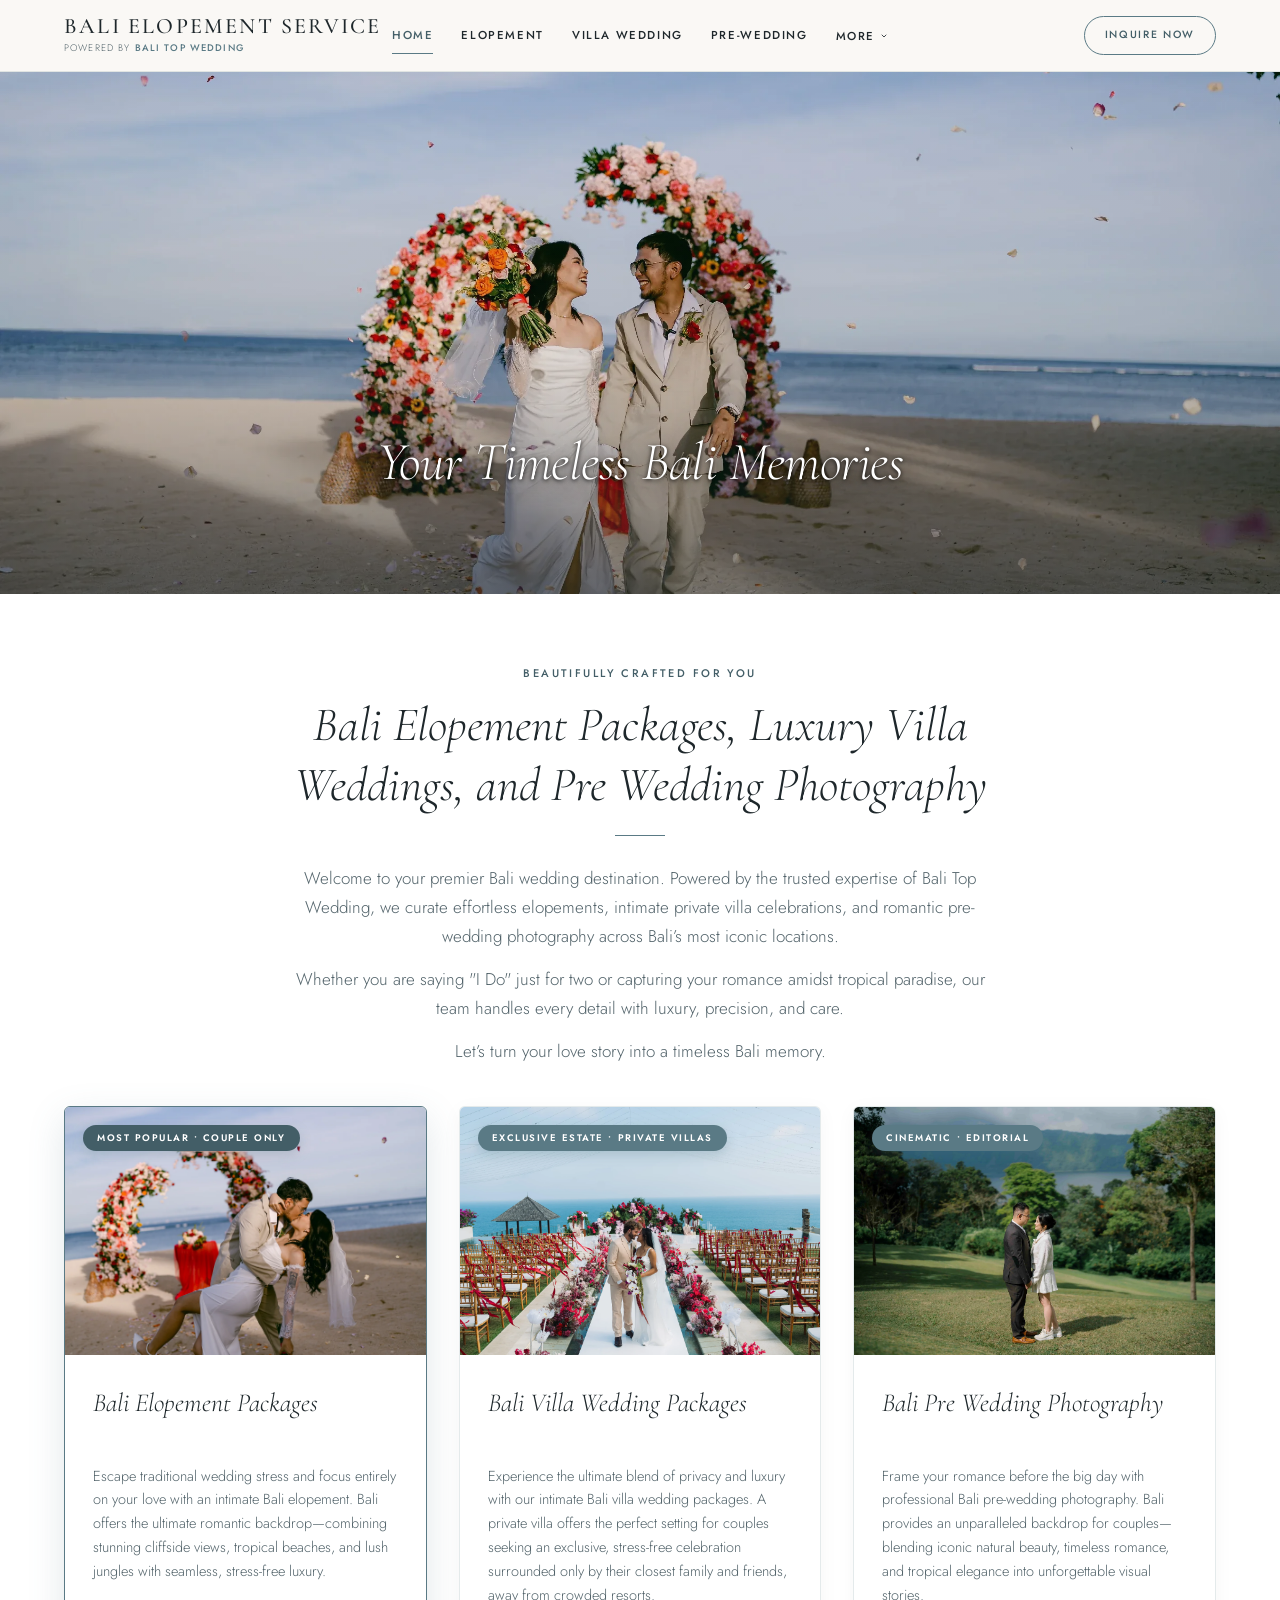
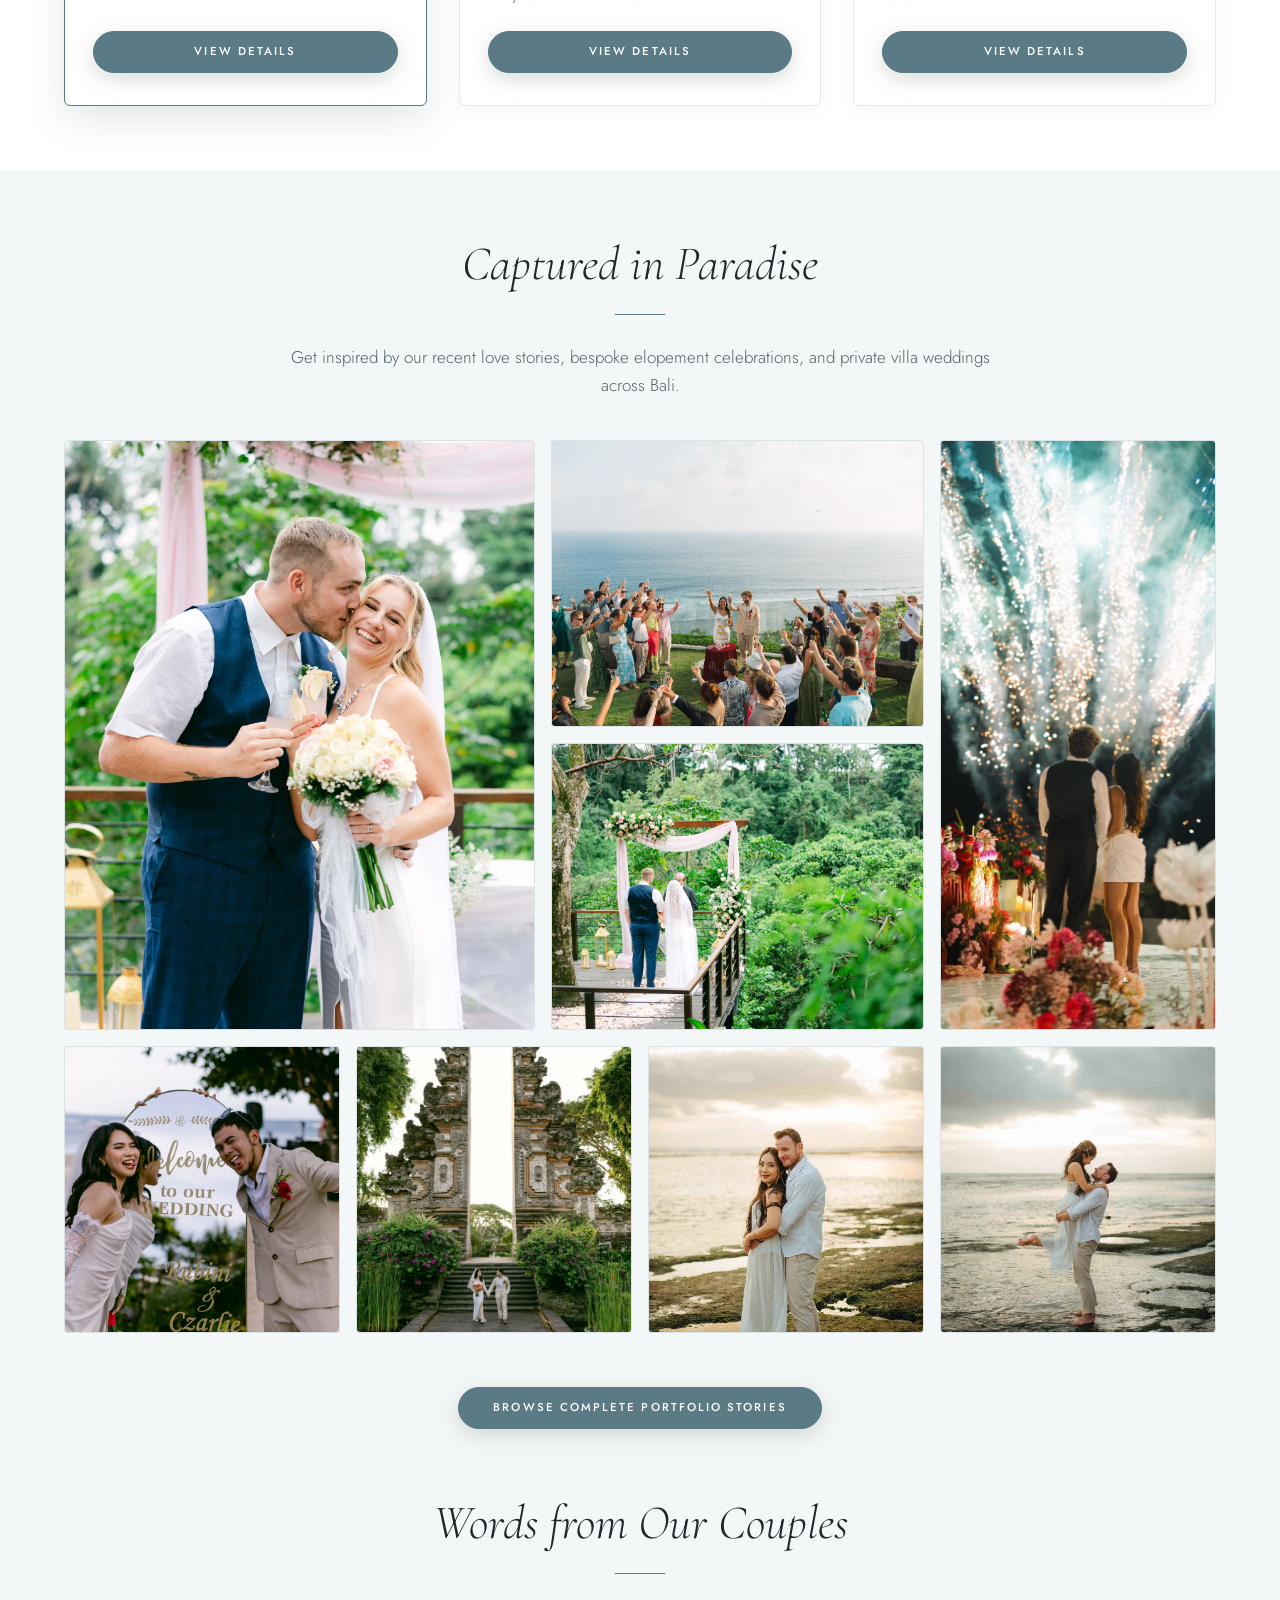
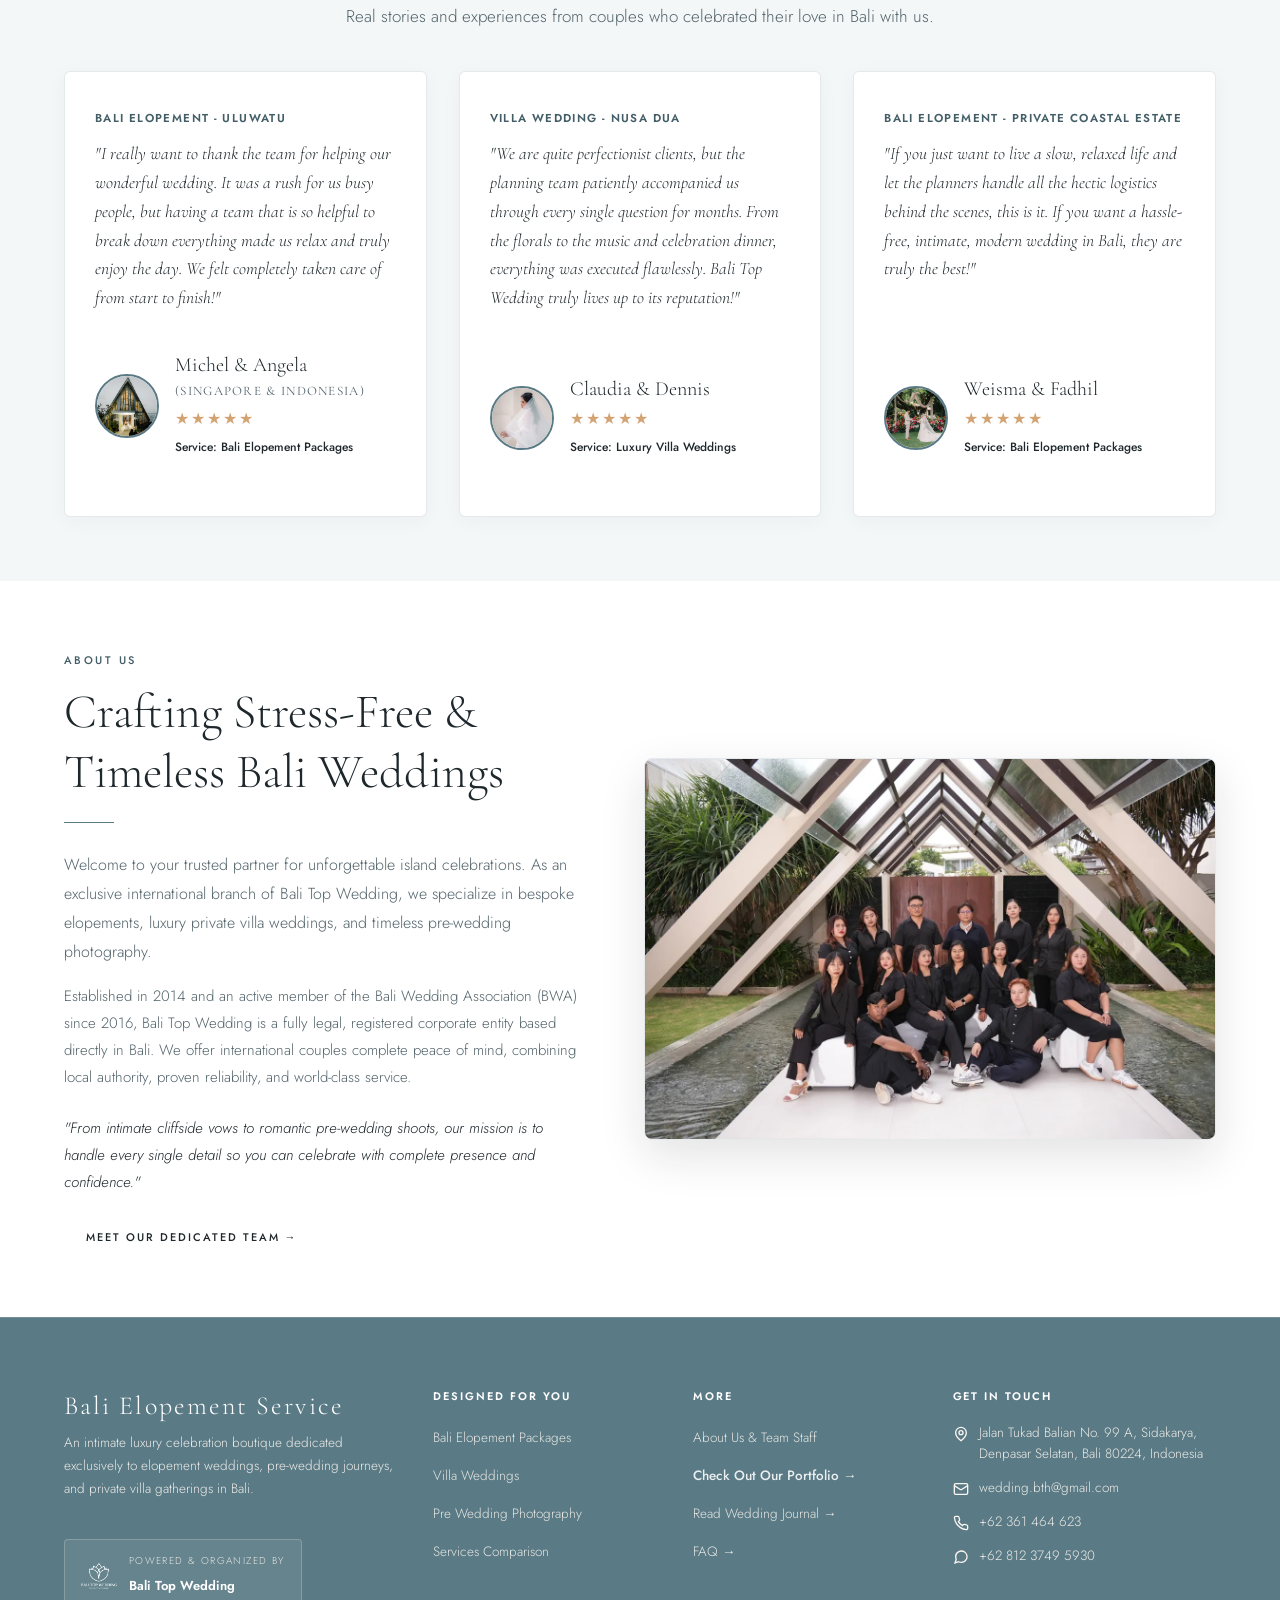
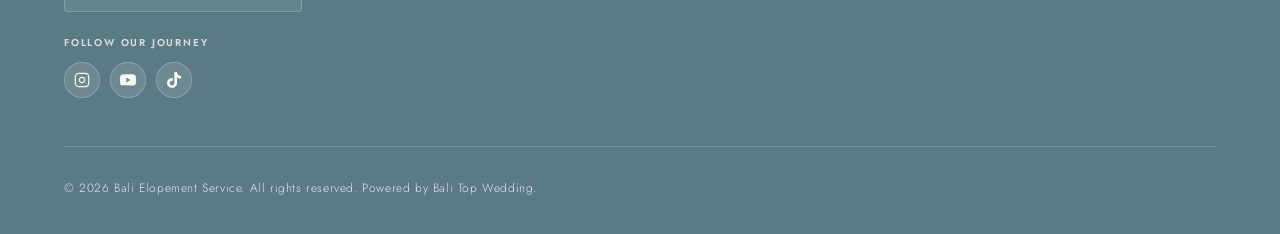
<file: index.html>
<!DOCTYPE html>
<html lang="en">
<head>
  <meta charset="UTF-8">
  <meta name="viewport" content="width=device-width, initial-scale=1.0">
  <title>Bali Elopement — Luxury Intimate Weddings & Pre-Wedding in Bali</title>
  <meta name="description" content="Discover soulful, stress-free intimate elopement weddings, pre-wedding photoshoot adventures, and private villa celebrations in Bali. Powered by Bali Top Wedding.">
  
  <!-- Favicon -->
  <link rel="icon" type="image/png" href="assets/logo-btw.png">
  
  <!-- CSS Design System -->
  <link rel="stylesheet" href="css/style.css">
</head>
<body>

  <!-- Header Component Container -->
  <div id="site-header"></div>

  <!-- ── 3. WELCOMING HERO SECTION ── -->
  <header class="hero">
    <div class="hero-content">
      <h1>Your Timeless Bali Memories</h1>
    </div>
  </header>

  <!-- ── 4. 3 SIGNATURE SERVICE PACKAGES (DIRECT PREVIEW & CTA) ── -->
  <section class="section" id="services-preview">
    <div class="container">
      <div class="section-header">
        <span class="section-label">Beautifully Crafted For You</span>
        <h2>Bali Elopement Packages, Luxury Villa Weddings, and Pre Wedding Photography</h2>
        <div class="divider-gold"></div>
        <p style="margin-bottom: 14px;">Welcome to your premier Bali wedding destination. Powered by the trusted expertise of Bali Top Wedding, we curate effortless elopements, intimate private villa celebrations, and romantic pre-wedding photography across Bali’s most iconic locations.</p>
        <p style="margin-bottom: 14px;">Whether you are saying "I Do" just for two or capturing your romance amidst tropical paradise, our team handles every detail with luxury, precision, and care.</p>
        <p style="margin-bottom: 0;">Let’s turn your love story into a timeless Bali memory.</p>
      </div>

      <div class="services-grid">
        
        <!-- CARD 1: INTIMATE ELOPEMENT -->
        <article class="service-card is-featured">
          <span class="service-badge">Most Popular • Couple Only</span>
          <div class="service-card-image">
            <img src="assets/images/pages/002.webp" alt="Bali Elopement Packages" loading="lazy">
          </div>
          <div class="service-card-body">
            <h3 class="service-card-title">Bali Elopement Packages</h3>
            <p class="service-card-desc" style="min-height: auto; margin-bottom: 0;">
              Escape traditional wedding stress and focus entirely on your love with an intimate Bali elopement. Bali offers the ultimate romantic backdrop—combining stunning cliffside views, tropical beaches, and lush jungles with seamless, stress-free luxury.
            </p>
            <div class="service-card-footer" style="margin-top: auto; padding-top: 24px;">
              <a href="package-detail.html?pkg=elopement" class="btn btn-primary" style="width: 100%;">View Details</a>
            </div>
          </div>
        </article>

        <!-- CARD 2: VILLA WEDDING -->
        <article class="service-card">
          <span class="service-badge">Exclusive Estate • Private Villas</span>
          <div class="service-card-image">
            <img src="assets/images/pages/004.webp" alt="Bali Villa Wedding Packages" loading="lazy">
          </div>
          <div class="service-card-body">
            <h3 class="service-card-title">Bali Villa Wedding Packages</h3>
            <p class="service-card-desc" style="min-height: auto; margin-bottom: 0;">
              Experience the ultimate blend of privacy and luxury with our intimate Bali villa wedding packages. A private villa offers the perfect setting for couples seeking an exclusive, stress-free celebration surrounded only by their closest family and friends, away from crowded resorts.
            </p>
            <div class="service-card-footer" style="margin-top: auto; padding-top: 24px;">
              <a href="package-detail.html?pkg=private-villa" class="btn btn-primary" style="width: 100%;">View Details</a>
            </div>
          </div>
        </article>

        <!-- CARD 3: PRE-WEDDING ADVENTURE -->
        <article class="service-card">
          <span class="service-badge">Cinematic • Editorial</span>
          <div class="service-card-image">
            <img src="assets/images/pages/003.webp" alt="Bali Pre Wedding Photography" loading="lazy">
          </div>
          <div class="service-card-body">
            <h3 class="service-card-title">Bali Pre Wedding Photography</h3>
            <p class="service-card-desc" style="min-height: auto; margin-bottom: 0;">
              Frame your romance before the big day with professional Bali pre-wedding photography. Bali provides an unparalleled backdrop for couples—blending iconic natural beauty, timeless romance, and tropical elegance into unforgettable visual stories.
            </p>
            <div class="service-card-footer" style="margin-top: auto; padding-top: 24px;">
              <a href="package-detail.html?pkg=pre-wedding" class="btn btn-primary" style="width: 100%;">View Details</a>
            </div>
          </div>
        </article>

      </div>
    </div>
  </section>

  <!-- ── 5. CURATED BRICK SHOWCASE (EDITORIAL COMPOSITION) ── -->
  <section class="section section-nude">
    <div class="container">
      <div class="section-header">
        <h2>Captured in Paradise</h2>
        <div class="divider-gold"></div>
        <p>Get inspired by our recent love stories, bespoke elopement celebrations, and private villa weddings across Bali.</p>
      </div>

      <!-- Dynamic Brick / Masonry Grid with zero empty gaps -->
      <div class="brick-gallery">
        <div class="brick-item brick-span-1" data-lightbox-src="assets/images/pages/007.webp">
          <img src="assets/images/pages/007.webp" alt="Couple toasting after their vows in an Ubud jungle venue" loading="lazy">
          <div class="brick-overlay"><span>Ubud Jungle Vows</span></div>
        </div>
        <div class="brick-item brick-span-2" data-lightbox-src="assets/images/pages/005.webp">
          <img src="assets/images/pages/005.webp" alt="Guests celebrating at a clifftop wedding above the ocean" loading="lazy">
          <div class="brick-overlay"><span>Clifftop Celebration</span></div>
        </div>
        <div class="brick-item brick-span-3" data-lightbox-src="assets/images/pages/006.webp">
          <img src="assets/images/pages/006.webp" alt="Couple watching fireworks at their evening reception" loading="lazy">
          <div class="brick-overlay"><span>Evening Fireworks</span></div>
        </div>
        <div class="brick-item brick-span-4" data-lightbox-src="assets/images/pages/008.webp">
          <img src="assets/images/pages/008.webp" alt="Ceremony arch overlooking the rainforest" loading="lazy">
          <div class="brick-overlay"><span>Rainforest Ceremony</span></div>
        </div>
        <div class="brick-item brick-span-5" data-lightbox-src="assets/images/pages/009.webp">
          <img src="assets/images/pages/009.webp" alt="Couple laughing beside their beach welcome sign" loading="lazy">
          <div class="brick-overlay"><span>Joyful Beachfront Moments</span></div>
        </div>
        <div class="brick-item brick-span-6" data-lightbox-src="assets/images/pages/010.webp">
          <img src="assets/images/pages/010.webp" alt="Couple at a traditional Balinese temple gate" loading="lazy">
          <div class="brick-overlay"><span>Balinese Temple Gate</span></div>
        </div>
        <div class="brick-item brick-span-7" data-lightbox-src="assets/images/pages/011.webp">
          <img src="assets/images/pages/011.webp" alt="Couple portrait on the shore at golden hour" loading="lazy">
          <div class="brick-overlay"><span>Golden Hour Portrait</span></div>
        </div>
        <div class="brick-item brick-span-8" data-lightbox-src="assets/images/pages/012.webp">
          <img src="assets/images/pages/012.webp" alt="Groom lifting the bride on the reef at sunset" loading="lazy">
          <div class="brick-overlay"><span>Sunset on the Reef</span></div>
        </div>
      </div>

      <div style="text-align: center;">
        <a href="portfolio.html" class="btn btn-primary">Browse Complete Portfolio Stories</a>
      </div>
    </div>
  </section>

  <!-- ── 6. TESTIMONIALS (AUTHENTIC REVIEWS) ── -->
  <section class="section section-nude" style="padding-top: 0;">
    <div class="container">
      <div class="section-header">
        <h2>Words from Our Couples</h2>
        <div class="divider-gold"></div>
        <p>Real stories and experiences from couples who celebrated their love in Bali with us.</p>
      </div>

      <div class="testimonials-grid">
        <!-- REVIEW 1: MICHEL & ANGELA -->
        <article class="testimonial-card">
          <div class="testimonial-header" style="margin-bottom: 12px; font-size: 11.5px; letter-spacing: 0.12em; text-transform: uppercase; color: var(--accent-dark); font-weight: 600;">
            Bali Elopement - Uluwatu
          </div>
          <p class="testimonial-quote">
            "I really want to thank the team for helping our wonderful wedding. It was a rush for us busy people, but having a team that is so helpful to break down everything made us relax and truly enjoy the day. We felt completely taken care of from start to finish!"
          </p>
          <div class="testimonial-couple" style="margin-top: 20px;">
            <img src="assets/images/couples/michel-angela.webp" alt="Michel and Angela" class="couple-avatar">
            <div class="couple-info">
              <h4>Michel &amp; Angela <span style="font-weight: 400; font-size: 13px; color: var(--muted);">(Singapore &amp; Indonesia)</span></h4>
              <div class="star-rating" style="margin: 4px 0;">★★★★★</div>
              <div style="font-size: 12px; color: var(--dark); font-weight: 500;">Service: Bali Elopement Packages</div>
            </div>
          </div>
        </article>

        <!-- REVIEW 2: CLAUDIA & DENNIS -->
        <article class="testimonial-card">
          <div class="testimonial-header" style="margin-bottom: 12px; font-size: 11.5px; letter-spacing: 0.12em; text-transform: uppercase; color: var(--accent-dark); font-weight: 600;">
            Villa Wedding - Nusa Dua
          </div>
          <p class="testimonial-quote">
            "We are quite perfectionist clients, but the planning team patiently accompanied us through every single question for months. From the florals to the music and celebration dinner, everything was executed flawlessly. Bali Top Wedding truly lives up to its reputation!"
          </p>
          <div class="testimonial-couple" style="margin-top: 20px;">
            <img src="assets/images/couples/claudia-dennis.webp" alt="Claudia and Dennis" class="couple-avatar">
            <div class="couple-info">
              <h4>Claudia &amp; Dennis</h4>
              <div class="star-rating" style="margin: 4px 0;">★★★★★</div>
              <div style="font-size: 12px; color: var(--dark); font-weight: 500;">Service: Luxury Villa Weddings</div>
            </div>
          </div>
        </article>

        <!-- REVIEW 3: WEISMA & FADHIL -->
        <article class="testimonial-card">
          <div class="testimonial-header" style="margin-bottom: 12px; font-size: 11.5px; letter-spacing: 0.12em; text-transform: uppercase; color: var(--accent-dark); font-weight: 600;">
            Bali Elopement - Private Coastal Estate
          </div>
          <p class="testimonial-quote">
            "If you just want to live a slow, relaxed life and let the planners handle all the hectic logistics behind the scenes, this is it. If you want a hassle-free, intimate, modern wedding in Bali, they are truly the best!"
          </p>
          <div class="testimonial-couple" style="margin-top: 20px;">
            <img src="assets/images/couples/weisma-fadhil.webp" alt="Weisma and Fadhil" class="couple-avatar">
            <div class="couple-info">
              <h4>Weisma &amp; Fadhil</h4>
              <div class="star-rating" style="margin: 4px 0;">★★★★★</div>
              <div style="font-size: 12px; color: var(--dark); font-weight: 500;">Service: Bali Elopement Packages</div>
            </div>
          </div>
        </article>
      </div>
    </div>
  </section>

  <!-- ── 7. ABOUT US (BALI ELOPEMENT SERVICE) ── -->
  <section class="section" id="about-us">
    <div class="container">
      <div class="about-split-layout">
        <div class="about-text-col">
          <span class="section-label">About Us</span>
          <h2>Crafting Stress-Free &amp; Timeless Bali Weddings</h2>
          <div class="divider-gold" style="margin-left: 0;"></div>
          <p style="font-size: 16px; line-height: 1.8; color: var(--muted); margin-bottom: 16px;">
            Welcome to your trusted partner for unforgettable island celebrations. As an exclusive international branch of Bali Top Wedding, we specialize in bespoke elopements, luxury private villa weddings, and timeless pre-wedding photography.
          </p>
          <p style="font-size: 15px; line-height: 1.8; color: var(--muted); margin-bottom: 24px;">
            Established in 2014 and an active member of the Bali Wedding Association (BWA) since 2016, Bali Top Wedding is a fully legal, registered corporate entity based directly in Bali. We offer international couples complete peace of mind, combining local authority, proven reliability, and world-class service.
          </p>
          <p style="font-size: 15px; line-height: 1.8; color: var(--dark); font-style: italic; margin-bottom: 26px;">
            "From intimate cliffside vows to romantic pre-wedding shoots, our mission is to handle every single detail so you can celebrate with complete presence and confidence."
          </p>
          <div>
            <a href="about.html" class="btn btn-outline" style="padding: 10px 22px; font-size: 11px;">Meet Our Dedicated Team &rarr;</a>
          </div>
        </div>
        <div class="about-photo-col">
          <div class="about-photo-wrapper">
            <img src="assets/images/team-staff.webp" alt="Bali Elopement Service Team powered by Bali Top Wedding" loading="lazy">
          </div>
        </div>
      </div>
    </div>
  </section>

  <!-- Footer Component Container -->
  <div id="site-footer"></div>

  <!-- Scripts -->
  <script src="js/script.js"></script>
</body>
</html>
</file>
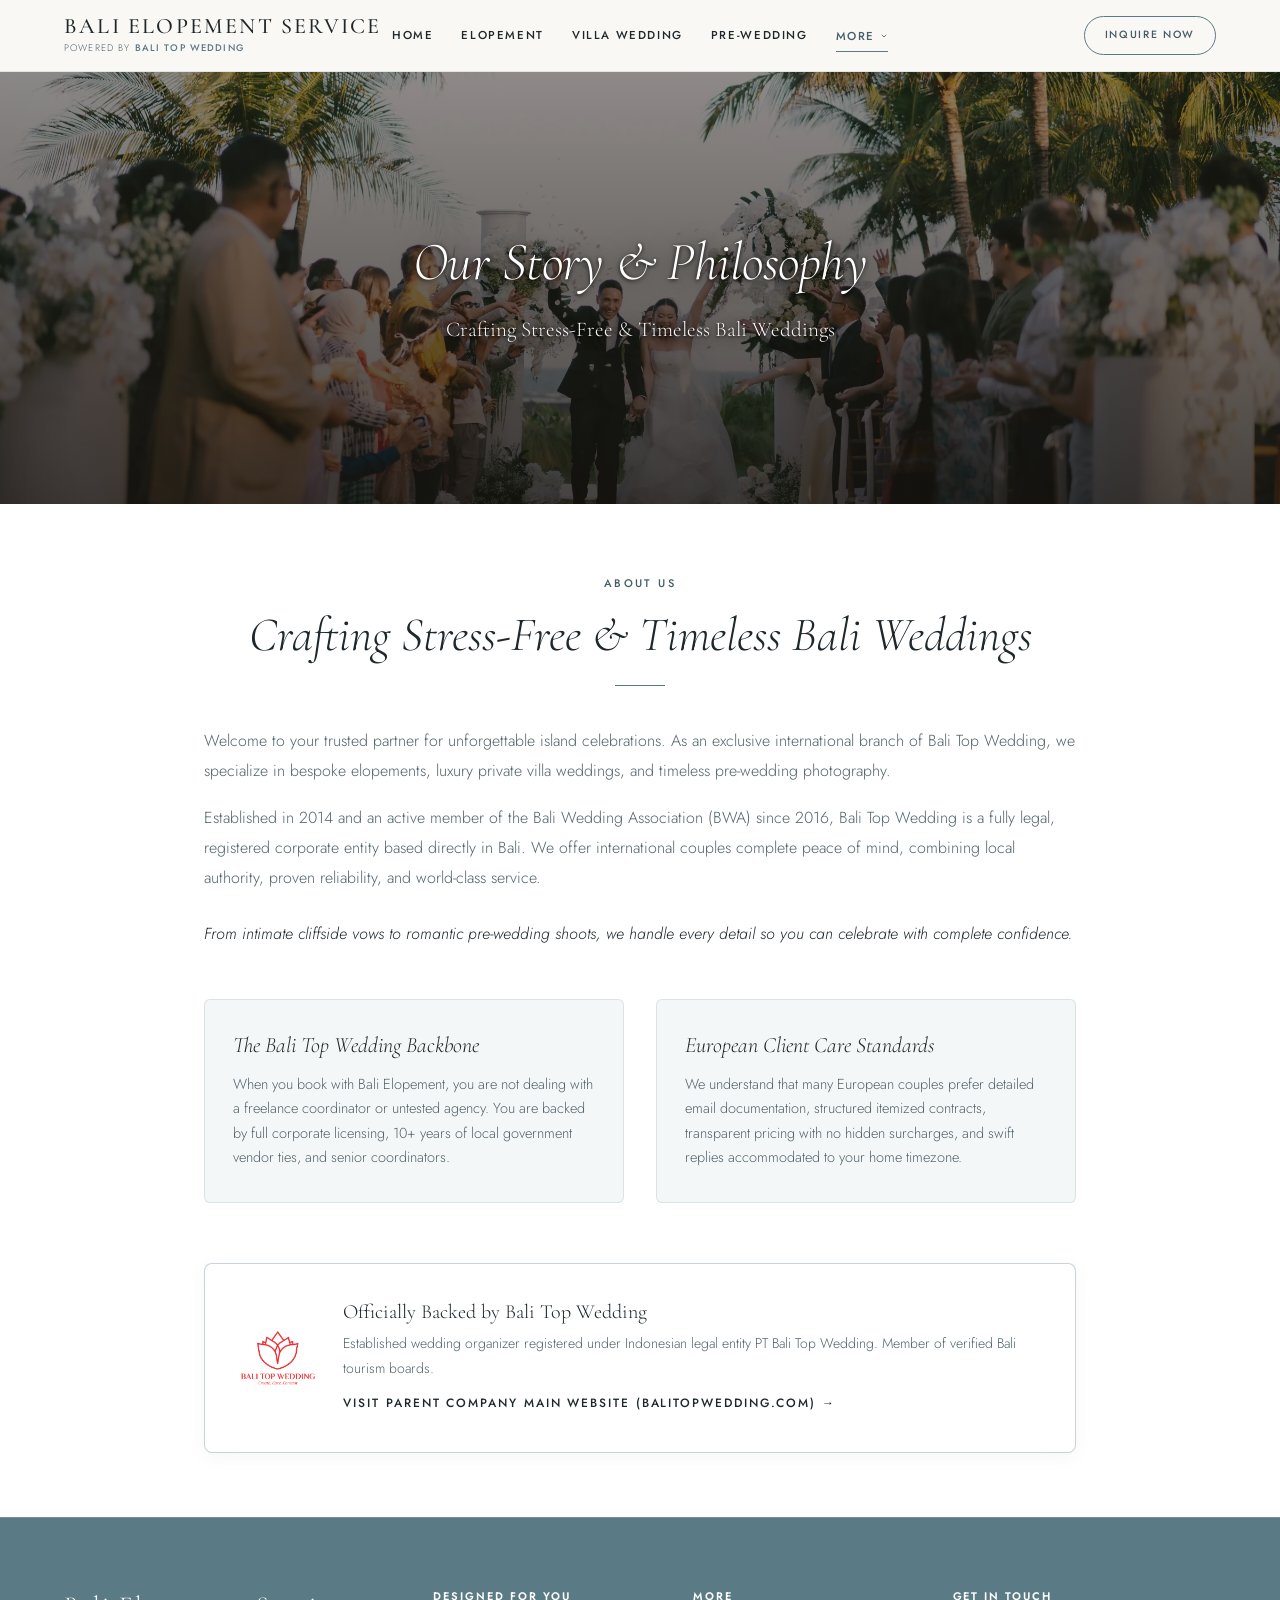
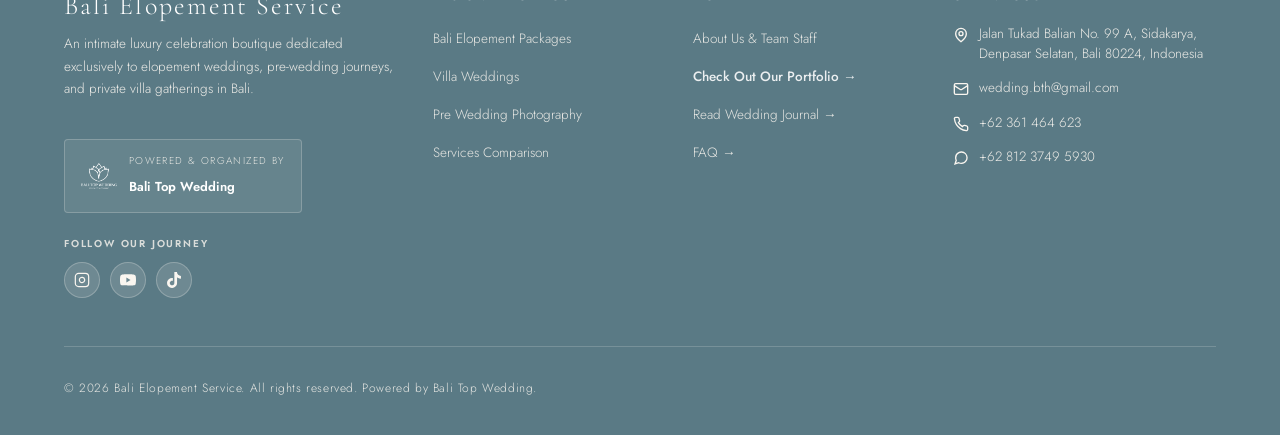
<file: about.html>
<!DOCTYPE html>
<html lang="en">
<head>
  <meta charset="UTF-8">
  <meta name="viewport" content="width=device-width, initial-scale=1.0">
  <title>About Us — Bali Elopement Service</title>
  <meta name="description" content="Learn about Bali Elopement, our boutique intimate celebration approach, and our backing by Bali Top Wedding's decade of luxury excellence.">
  
  <link rel="icon" type="image/png" href="assets/logo-btw.png">
  <link rel="stylesheet" href="css/style.css">
</head>
<body>

  <!-- Header Component Container -->
  <div id="site-header"></div>

  <!-- ── 3. HERO ── -->
  <header class="hero-inner" style="background-image: linear-gradient(180deg, rgba(20, 16, 14, 0.48) 0%, rgba(20, 16, 14, 0.78) 100%), url('assets/images/hero/hero-about.webp'); background-position: center 55%;">
    <div class="hero-content">
      <h1>Our Story &amp; Philosophy</h1>
      <p class="hero-subtitle">
        Crafting Stress-Free &amp; Timeless Bali Weddings
      </p>
    </div>
  </header>

  <!-- ── 4. BRAND STORY SECTION ── -->
  <main class="section">
    <div class="container" style="max-width: 920px;">
      
      <div style="text-align: center; margin-bottom: 40px;">
        <span class="section-label">About Us</span>
        <h2 style="font-style: italic; margin-bottom: 18px;">Crafting Stress-Free &amp; Timeless Bali Weddings</h2>
        <div class="divider-gold"></div>
      </div>

      <div style="font-size: 16px; line-height: 1.85; color: var(--dark); margin-bottom: 50px;">
        <p style="margin-bottom: 18px;">
          Welcome to your trusted partner for unforgettable island celebrations. As an exclusive international branch of Bali Top Wedding, we specialize in bespoke elopements, luxury private villa weddings, and timeless pre-wedding photography.
        </p>
        <p style="margin-bottom: 28px;">
          Established in 2014 and an active member of the Bali Wedding Association (BWA) since 2016, Bali Top Wedding is a fully legal, registered corporate entity based directly in Bali. We offer international couples complete peace of mind, combining local authority, proven reliability, and world-class service.
        </p>

        <p style="font-size: 16px; line-height: 1.8; color: var(--dark); font-style: italic; margin-bottom: 0;">
          From intimate cliffside vows to romantic pre-wedding shoots, we handle every detail so you can celebrate with complete confidence.
        </p>
      </div>

      <!-- Two Column Features -->
      <div style="display: grid; grid-template-columns: 1fr 1fr; gap: 32px; margin-bottom: 60px;">
        <div style="background-color: var(--nude); padding: 32px 28px; border-radius: 6px; border: 1px solid var(--border-subtle);">
          <h3 style="font-size: 22px; margin-bottom: 12px; font-style: italic;">The Bali Top Wedding Backbone</h3>
          <p style="font-size: 14.5px; line-height: 1.7; margin-bottom: 0;">
            When you book with Bali Elopement, you are not dealing with a freelance coordinator or untested agency. You are backed by full corporate licensing, 10+ years of local government vendor ties, and senior coordinators.
          </p>
        </div>

        <div style="background-color: var(--nude); padding: 32px 28px; border-radius: 6px; border: 1px solid var(--border-subtle);">
          <h3 style="font-size: 22px; margin-bottom: 12px; font-style: italic;">European Client Care Standards</h3>
          <p style="font-size: 14.5px; line-height: 1.7; margin-bottom: 0;">
            We understand that many European couples prefer detailed email documentation, structured itemized contracts, transparent pricing with no hidden surcharges, and swift replies accommodated to your home timezone.
          </p>
        </div>
      </div>

      <!-- Parent Company Endorsement Card -->
      <div style="background-color: var(--card-bg); border: 1px solid var(--border-strong); border-radius: 8px; padding: 36px; display: flex; align-items: center; gap: 28px; box-shadow: var(--shadow-subtle);">
        <img src="assets/logo-btw.png" alt="Bali Top Wedding" style="height: 54px; width: auto;">
        <div>
          <h4 style="font-size: 20px; margin-bottom: 6px;">Officially Backed by Bali Top Wedding</h4>
          <p style="font-size: 14px; margin-bottom: 8px; color: var(--muted);">
            Established wedding organizer registered under Indonesian legal entity PT Bali Top Wedding. Member of verified Bali tourism boards.
          </p>
          <a href="https://www.balitopwedding.com" data-parent-url target="_blank" rel="noopener" class="article-link" style="font-size: 12px;">
            Visit Parent Company Main Website (balitopwedding.com) →
          </a>
        </div>
      </div>

    </div>
  </main>

  <!-- Footer Component Container -->
  <div id="site-footer"></div>

  <script src="js/script.js"></script>
</body>
</html>
</file>
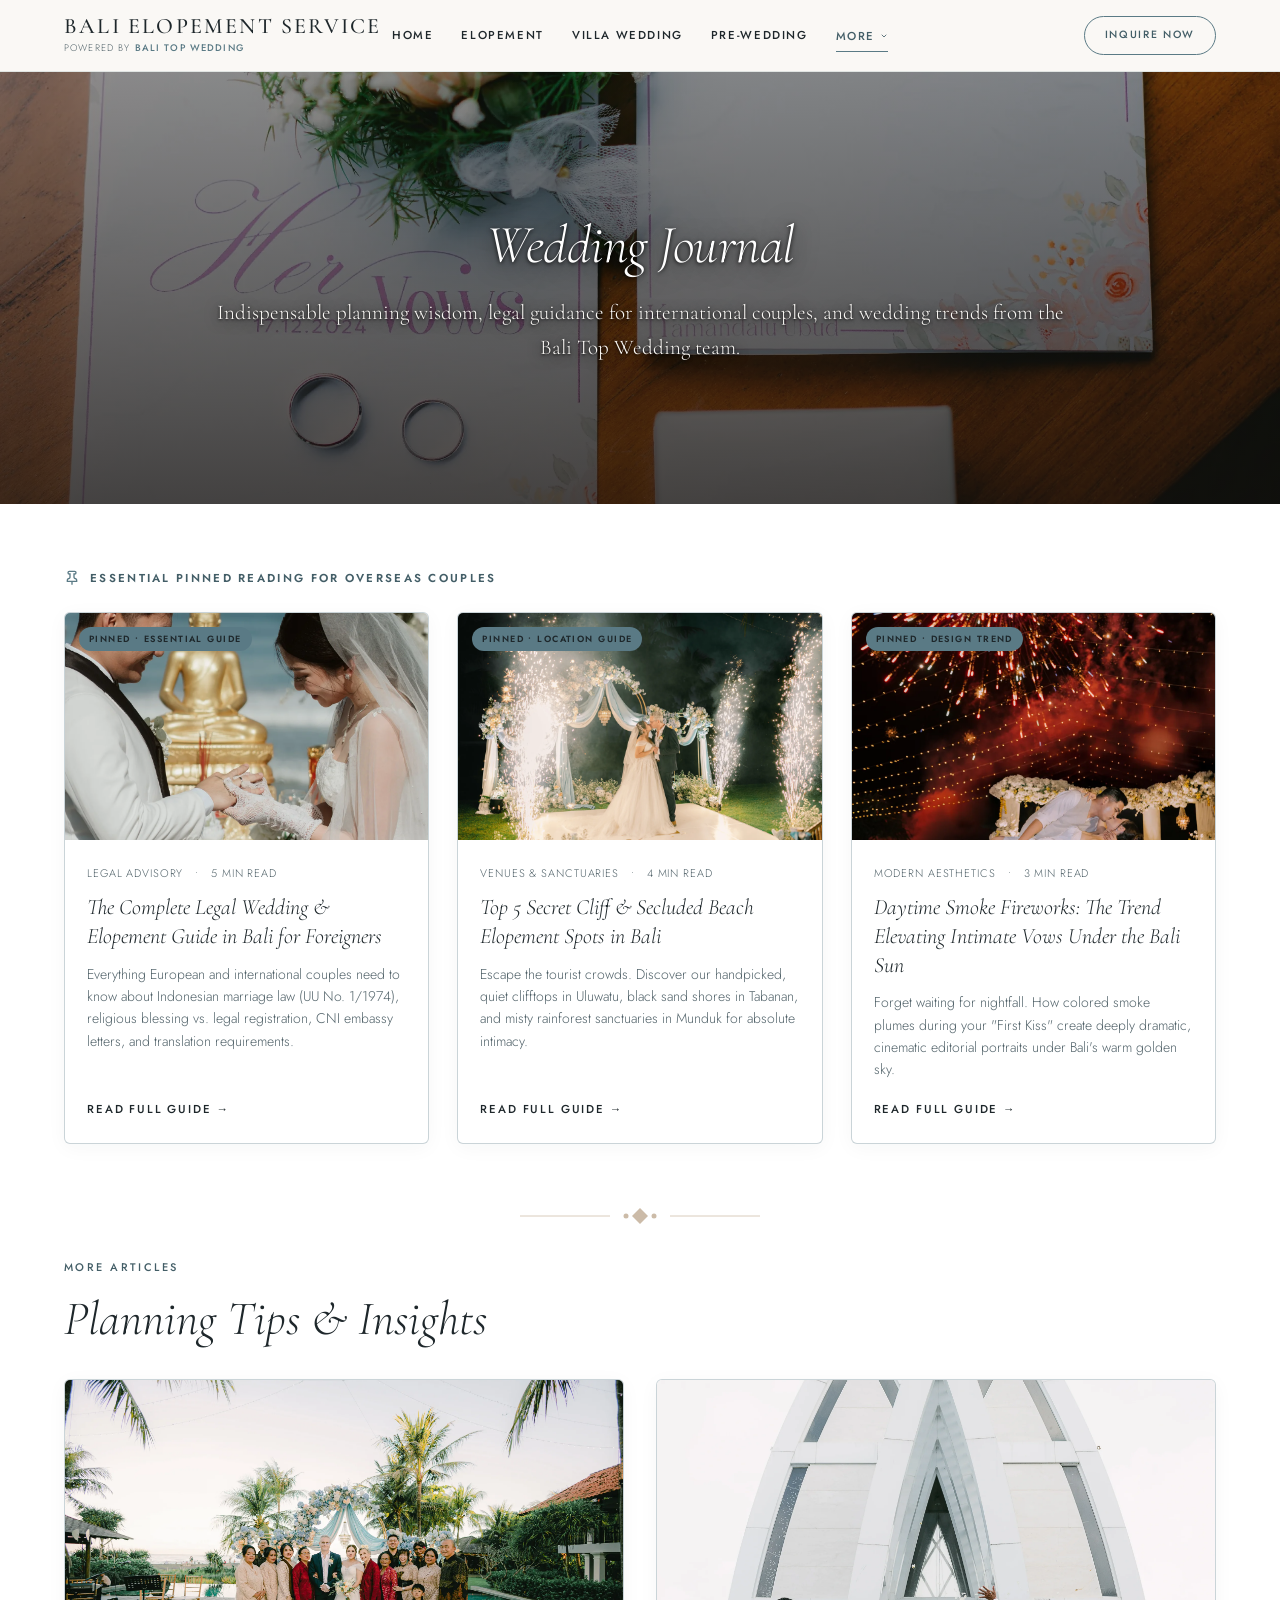
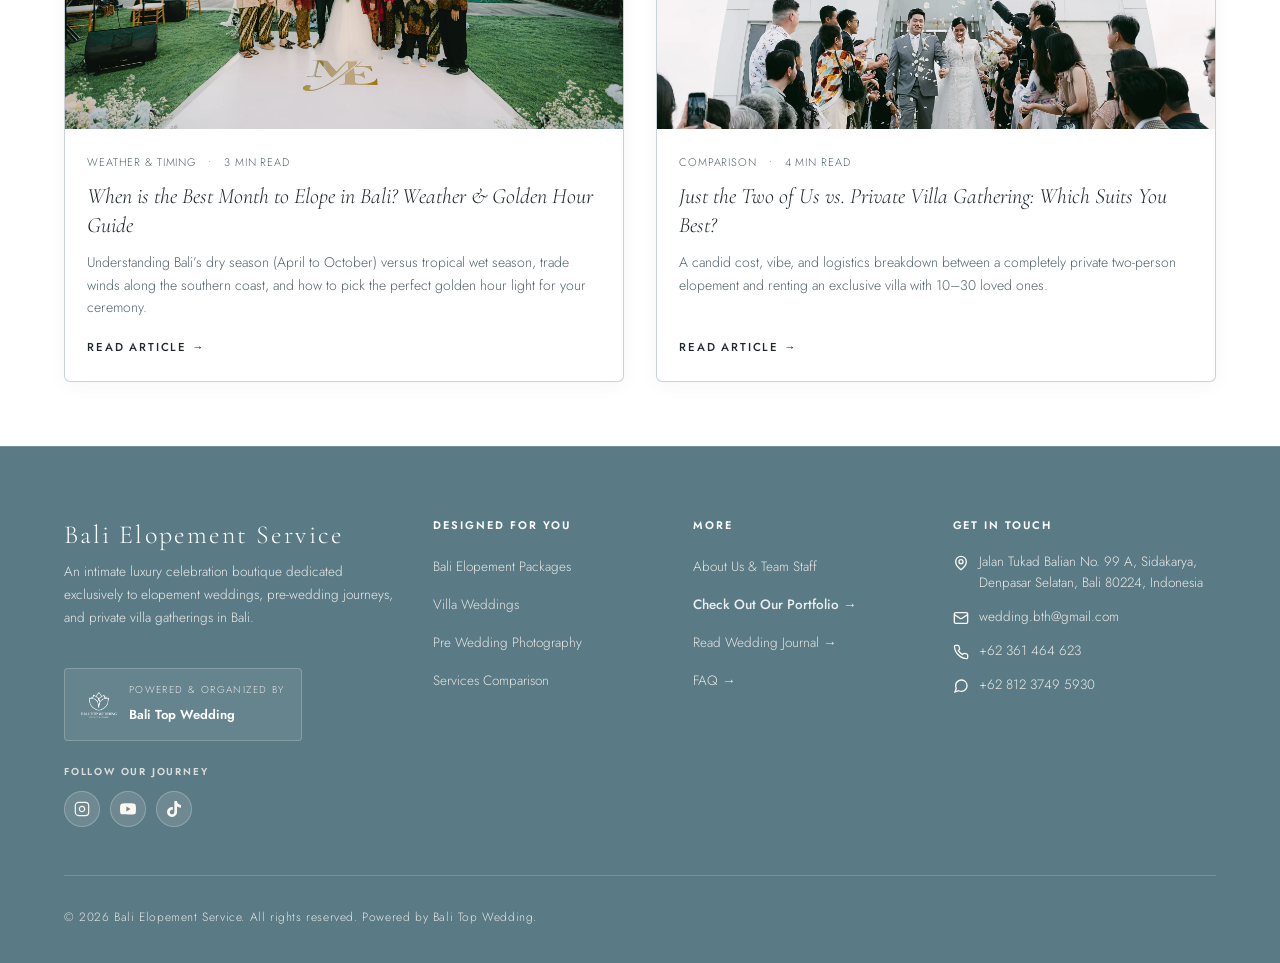
<file: blog.html>
<!DOCTYPE html>
<html lang="en">
<head>
  <meta charset="UTF-8">
  <meta name="viewport" content="width=device-width, initial-scale=1.0">
  <title>Wedding Journal — Bali Elopement</title>
  <meta name="description" content="Expert guides on legal weddings in Bali for foreigners, secret elopement venues, wedding trends, and planning advice from Bali Top Wedding.">
  
  <link rel="icon" type="image/png" href="assets/logo-btw.png">
  <link rel="stylesheet" href="css/style.css">
</head>
<body>

  <!-- Header Component Container -->
  <div id="site-header"></div>

  <!-- ── 3. HERO ── -->
  <header class="hero-inner" style="background-image: linear-gradient(180deg, rgba(20, 16, 14, 0.48) 0%, rgba(20, 16, 14, 0.78) 100%), url('assets/images/hero/hero-journal.webp'); background-position: center 50%;">
    <div class="hero-content">
      <h1>Wedding Journal</h1>
      <p class="hero-subtitle">
        Indispensable planning wisdom, legal guidance for international couples, and wedding trends from the Bali Top Wedding team.
      </p>
    </div>
  </header>

  <!-- ── 4. BLOG CONTENT: 3 PINNED ARTICLES AT THE VERY TOP ── -->
  <main class="section">
    <div class="container">
      
      <!-- Pinned Section Header -->
      <div class="pinned-banner">
        <svg viewBox="0 0 24 24" fill="none" stroke="currentColor" stroke-width="2"><line x1="12" y1="17" x2="12" y2="22"></line><path d="M5 17h14v-1.76a2 2 0 0 0-1.11-1.79l-1.78-.9A2 2 0 0 1 15 10.76V6h1a2 2 0 0 0 0-4H8a2 2 0 0 0 0 4h1v4.76a2 2 0 0 1-1.11 1.79l-1.78.9A2 2 0 0 0 5 15.24Z"></path></svg>
        <span>Essential Pinned Reading for Overseas Couples</span>
      </div>

      <!-- 3 Pinned Articles Grid -->
      <div class="pinned-grid">
        
        <!-- PINNED 1: LEGAL WEDDING GUIDE -->
        <article class="pinned-card" id="legal-guide">
          <span class="pinned-tag">Pinned • Essential Guide</span>
          <div class="article-thumb">
            <img src="assets/images/blog/blog-legal.webp" alt="Legal Wedding in Bali Guide" loading="lazy">
          </div>
          <div class="article-body">
            <div class="article-meta">
              <span>Legal Advisory</span>
              <span>•</span>
              <span>5 Min Read</span>
            </div>
            <h3 class="article-title">The Complete Legal Wedding &amp; Elopement Guide in Bali for Foreigners</h3>
            <p class="article-excerpt">
              Everything European and international couples need to know about Indonesian marriage law (UU No. 1/1974), religious blessing vs. legal registration, CNI embassy letters, and translation requirements.
            </p>
            <a href="javascript:void(0)" onclick="openArticleModal('legal')" class="article-link">Read Full Guide →</a>
          </div>
        </article>

        <!-- PINNED 2: TOP 5 SECRET SPOTS -->
        <article class="pinned-card" id="secret-spots">
          <span class="pinned-tag">Pinned • Location Guide</span>
          <div class="article-thumb">
            <img src="assets/images/blog/blog-spots.webp" alt="Secret Elopement Spots in Bali" loading="lazy">
          </div>
          <div class="article-body">
            <div class="article-meta">
              <span>Venues &amp; Sanctuaries</span>
              <span>•</span>
              <span>4 Min Read</span>
            </div>
            <h3 class="article-title">Top 5 Secret Cliff &amp; Secluded Beach Elopement Spots in Bali</h3>
            <p class="article-excerpt">
              Escape the tourist crowds. Discover our handpicked, quiet clifftops in Uluwatu, black sand shores in Tabanan, and misty rainforest sanctuaries in Munduk for absolute intimacy.
            </p>
            <a href="javascript:void(0)" onclick="openArticleModal('spots')" class="article-link">Read Full Guide →</a>
          </div>
        </article>

        <!-- PINNED 3: DAYTIME FIREWORKS TREND -->
        <article class="pinned-card" id="daytime-fireworks">
          <span class="pinned-tag">Pinned • Design Trend</span>
          <div class="article-thumb">
            <img src="assets/images/blog/blog-fireworks.webp" alt="Daytime Fireworks Wedding Trend" loading="lazy">
          </div>
          <div class="article-body">
            <div class="article-meta">
              <span>Modern Aesthetics</span>
              <span>•</span>
              <span>3 Min Read</span>
            </div>
            <h3 class="article-title">Daytime Smoke Fireworks: The Trend Elevating Intimate Vows Under the Bali Sun</h3>
            <p class="article-excerpt">
              Forget waiting for nightfall. How colored smoke plumes during your "First Kiss" create deeply dramatic, cinematic editorial portraits under Bali's warm golden sky.
            </p>
            <a href="javascript:void(0)" onclick="openArticleModal('fireworks')" class="article-link">Read Full Guide →</a>
          </div>
        </article>

      </div>

      <div class="luxury-separator">
        <svg width="240" height="24" viewBox="0 0 240 24" fill="none"><path d="M0 12H90M150 12H240" stroke="#C4B09A" stroke-width="0.75"/><path d="M120 4L128 12L120 20L112 12L120 4Z" fill="#C4B09A"/><circle cx="106" cy="12" r="2.5" fill="#C4B09A"/><circle cx="134" cy="12" r="2.5" fill="#C4B09A"/></svg>
      </div>

      <!-- Regular Articles Header -->
      <div style="margin-bottom: 30px;">
        <span class="section-label">More Articles</span>
        <h2 style="font-style: italic;">Planning Tips &amp; Insights</h2>
      </div>

      <!-- Regular Articles Grid -->
      <div style="display: grid; grid-template-columns: repeat(2, 1fr); gap: 32px;">
        
        <article class="pinned-card">
          <div class="article-thumb">
            <img src="assets/images/elopement/elopement-04.webp" alt="Choosing Best Season in Bali" loading="lazy">
          </div>
          <div class="article-body">
            <div class="article-meta">
              <span>Weather &amp; Timing</span>
              <span>•</span>
              <span>3 Min Read</span>
            </div>
            <h3 class="article-title">When is the Best Month to Elope in Bali? Weather &amp; Golden Hour Guide</h3>
            <p class="article-excerpt">
              Understanding Bali’s dry season (April to October) versus tropical wet season, trade winds along the southern coast, and how to pick the perfect golden hour light for your ceremony.
            </p>
            <a href="javascript:void(0)" onclick="openArticleModal('weather')" class="article-link">Read Article →</a>
          </div>
        </article>

        <article class="pinned-card">
          <div class="article-thumb">
            <img src="assets/images/villa/villa-03.webp" alt="Intimate Elopement vs Villa Wedding" loading="lazy">
          </div>
          <div class="article-body">
            <div class="article-meta">
              <span>Comparison</span>
              <span>•</span>
              <span>4 Min Read</span>
            </div>
            <h3 class="article-title">Just the Two of Us vs. Private Villa Gathering: Which Suits You Best?</h3>
            <p class="article-excerpt">
              A candid cost, vibe, and logistics breakdown between a completely private two-person elopement and renting an exclusive villa with 10–30 loved ones.
            </p>
            <a href="javascript:void(0)" onclick="openArticleModal('comparison')" class="article-link">Read Article →</a>
          </div>
        </article>

      </div>

    </div>
  </main>

  <!-- ── 5. ARTICLE READING MODAL ── -->
  <div id="article-reader-modal" class="modal-overlay">
    <div class="modal-container" style="max-width: 760px; text-align: left; max-height: 85vh; overflow-y: auto;">
      <button class="modal-close" onclick="closeArticleModal()">&times;</button>
      <div id="modal-article-body">
        <!-- Content dynamically injected -->
      </div>
      <div style="margin-top: 32px; border-top: 1px solid var(--border-subtle); padding-top: 20px; text-align: center;">
        <button class="btn btn-primary" onclick="closeArticleModal()">Close Reading</button>
      </div>
    </div>
  </div>

  <!-- ── 6. FOOTER ── -->
  <div id="site-footer"></div>

  <script src="js/script.js"></script>
  <script>
    const ARTICLE_CONTENTS = {
      "legal": {
        title: "The Complete Legal Wedding & Elopement Guide in Bali for Foreigners",
        category: "Legal Advisory • Bali Top Wedding",
        content: `
          <p>Under Indonesian Marriage Law (UU No. 1/1974), a legally binding marriage must be performed under both Religious Law and Civil Registration Law.</p>
          <h4>1. Symbolic / Commitment Ceremony vs. Legal Marriage</h4>
          <p>Over 80% of our European and international clients choose a <strong>Commitment / Symbolic Elopement</strong> in Bali. You handle your legal civil paperwork back home at your local registry office with minimal administrative friction, and then celebrate your real, heartfelt, romantic vows ceremony here in Bali with our professional English-speaking celebrant. This option requires <em>zero consular paperwork</em> and zero stress.</p>
          <h4>2. If You Want a 100% Legal Marriage in Bali</h4>
          <p>If you desire an official Indonesian Marriage Certificate recognized by your home country, we guide you through each mandatory step:</p>
          <ul>
            <li><strong>Certificate of No Impediment (CNI):</strong> Issued by your respective Embassy or Consulate General in Indonesia (e.g. Jakarta or Bali consular agency).</li>
            <li><strong>Religious Ceremony:</strong> Must conform to one of the officially recognized religions in Indonesia. Both bride and groom must declare the same religion.</li>
            <li><strong>Civil Registry (Catatan Sipil):</strong> The civil registrar attends the ceremony to register the marriage and issue the official state certificate.</li>
            <li><strong>Apostille / Embassy Legalization:</strong> Documents are legalized via the Ministry of Law and Human Rights for international validity.</li>
          </ul>
          <p>Bali Top Wedding provides full concierge paperwork handling so you never have to navigate Indonesian bureaucracy alone.</p>
        `
      },
      "spots": {
        title: "Top 5 Secret Cliff & Secluded Beach Elopement Spots in Bali",
        category: "Venues & Sanctuaries",
        content: `
          <p>The essence of an elopement is seclusion. You do not want dozens of sunbathers or casual tourists taking photos in the background of your sacred vows. Here are our 5 handpicked secret venues:</p>
          <h4>1. Secret Clifftop, Uluwatu</h4>
          <p>Perched 150 meters above the roaring surf with panoramic 180-degree sunset ocean views, accessed via private gated grounds with zero public access.</p>
          <h4>2. Black Sand Coastal Solitude, Tabanan</h4>
          <p>Glistening volcanic black sand that reflects golden hour light like a giant mirror. Completely serene with gentle sea breezes and swaying coconut palms.</p>
          <h4>3. Munduk Rainforest Mist Waterfall</h4>
          <p>For lovers drawn to lush, cooler tropical highlands. Exchange vows surrounded by emerald ferns and gentle mountain mist.</p>
          <h4>4. Hidden Nusa Dua Cove</h4>
          <p>Pristine white sand nestled between limestone cliffs, ideal for a morning ceremony when the tide creates tranquil turquoise pools.</p>
          <h4>5. Private Jungle Ridge, Ubud</h4>
          <p>Overlooking the sacred Ayung river valley, surrounded by ancient banyan trees and the soothing sounds of flowing water.</p>
        `
      },
      "fireworks": {
        title: "Daytime Smoke Fireworks: The Trend Elevating Intimate Vows Under the Bali Sun",
        category: "Modern Aesthetics",
        content: `
          <p>Fireworks are no longer reserved only for midnight. One of the most exciting editorial trends embraced by international couples in Bali is <strong>Daytime Colored Smoke Fireworks</strong>.</p>
          <h4>Why Daytime Fireworks for Elopements?</h4>
          <p>In an intimate elopement, the visual emphasis is on the two of you and the dramatic landscape. When timed to ignite right at <em>The First Kiss</em> or during the confetti petal toss, vertical plumes of soft dusty pink, warm terracotta, or crisp white create an utterly breathtaking, cinematic background.</p>
          <h4>Safety &amp; Permits</h4>
          <p>Because Bali Top Wedding coordinates with licensed pyrotechnic specialists, all wind direction assessments, venue clearances, and environmental considerations are handled to ensure safety and zero residue on your bridal gown.</p>
        `
      },
      "weather": {
        title: "When is the Best Month to Elope in Bali? Weather & Timing",
        category: "Weather & Planning",
        content: `
          <p>Bali enjoys tropical warmth year-round, averaging 28°C to 31°C. However, seasons differ:</p>
          <h4>The Dry Season (April – October)</h4>
          <p>The ideal window for cliff and beach elopements. Minimal rain, gentle offshore breezes, and consistently clear sunset skies.</p>
          <h4>The Green / Tropical Season (November – March)</h4>
          <p>Characterized by passing tropical showers, usually in late afternoon or evening. Jungle valleys in Ubud and mountain waterfalls in Munduk are at their most vibrant and lush.</p>
        `
      },
      "comparison": {
        title: "Just the Two of Us vs. Private Villa Gathering: Which Suits You Best?",
        category: "Planning Guide",
        content: `
          <p>Choosing your elopement style comes down to one question: <em>Do you want pure couple seclusion, or a shared milestone with your inner circle?</em></p>
          <p>An Intimate Elopement (Just the Two of Us) offers total freedom, spontaneity, and intimacy with zero social obligations. A Private Villa Gathering allows you to host 10 to 30 loved ones with private dining, speeches, and accommodation under one roof.</p>
        `
      }
    };

    function openArticleModal(key) {
      const art = ARTICLE_CONTENTS[key];
      if (!art) return;
      const modal = document.getElementById("article-reader-modal");
      const container = document.getElementById("modal-article-body");
      container.innerHTML = `
        <span class="section-label" style="margin-bottom: 4px;">${art.category}</span>
        <h2 style="font-style: italic; margin-bottom: 20px;">${art.title}</h2>
        <div style="font-size: 15px; line-height: 1.8; color: var(--dark);">${art.content}</div>
      `;
      modal.classList.add("is-active");
    }

    function closeArticleModal() {
      const modal = document.getElementById("article-reader-modal");
      if (modal) modal.classList.remove("is-active");
    }
  </script>
</body>
</html>
</file>
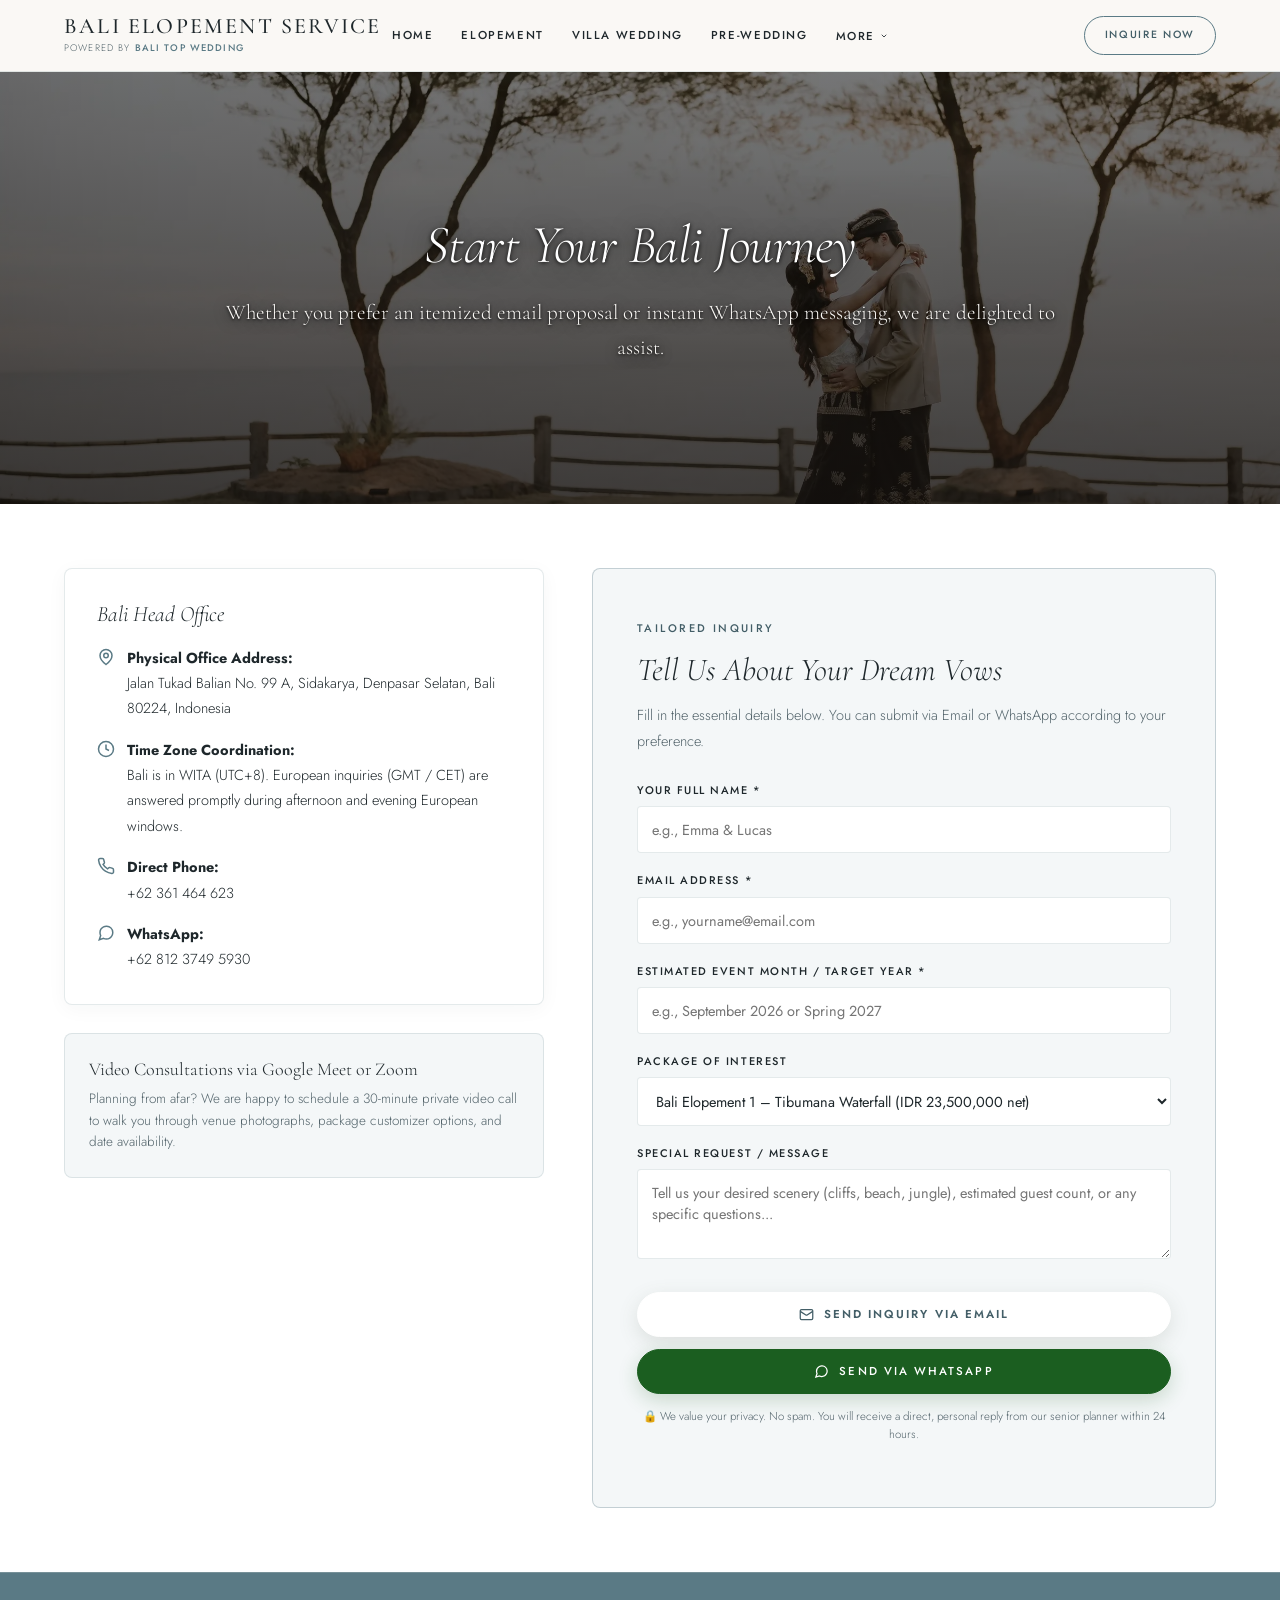
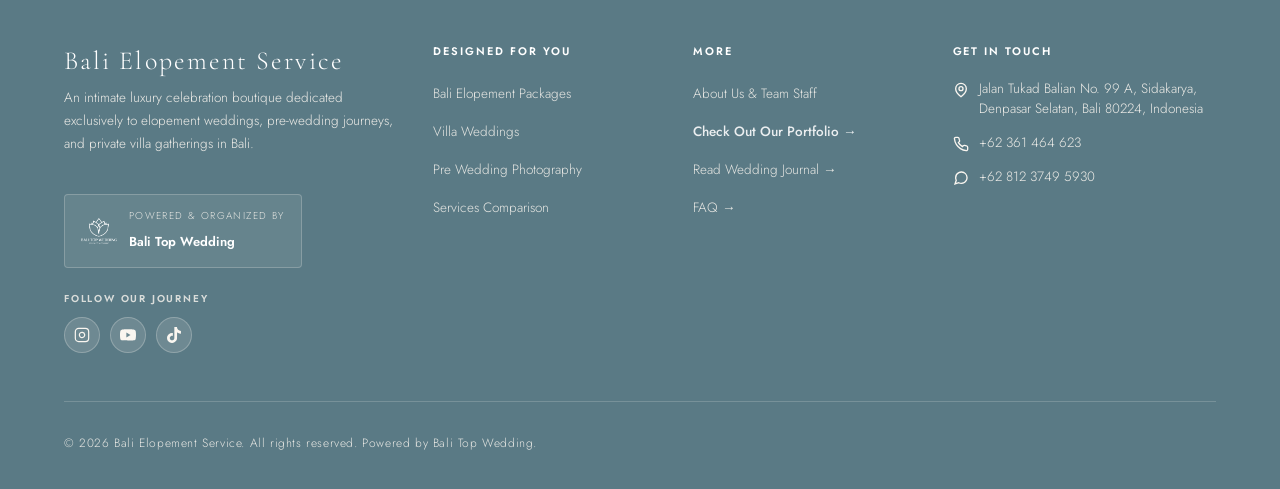
<file: contact.html>
<!DOCTYPE html>
<html lang="en">
<head>
  <meta charset="UTF-8">
  <meta name="viewport" content="width=device-width, initial-scale=1.0">
  <title>Contact Us — Bali Elopement Service</title>
  <meta name="description" content="Reach our senior wedding planners via Email or WhatsApp. Tailored intimate elopement proposals, date reservations, and personalized advice.">
  
  <link rel="icon" type="image/png" href="assets/logo-btw.png">
  <link rel="stylesheet" href="css/style.css">
  
  <style>
    .contact-layout {
      display: grid;
      grid-template-columns: 1fr 1.3fr;
      gap: 48px;
      align-items: start;
    }
    /* The inquiry form carries the only email action on this page */
    .footer-contact-email {
      display: none;
    }
    @media (max-width: 860px) {
      .contact-layout {
        grid-template-columns: 1fr;
      }
      .contact-layout > :first-child {
        order: 2;
      }
    }
  </style>
</head>
<body>

  <!-- Header Component Container -->
  <div id="site-header"></div>

  <!-- ── 3. HERO ── -->
  <header class="hero-inner" style="background-image: linear-gradient(180deg, rgba(20, 16, 14, 0.48) 0%, rgba(20, 16, 14, 0.78) 100%), url('assets/images/hero/hero-contact.webp'); background-position: center 60%;">
    <div class="hero-content">
      <h1>Start Your Bali Journey</h1>
      <p class="hero-subtitle">
        Whether you prefer an itemized email proposal or instant WhatsApp messaging, we are delighted to assist.
      </p>
    </div>
  </header>

  <!-- ── 4. CONTACT INFO & INQUIRY FORM ── -->
  <main class="section">
    <div class="container">
      
      <!-- Main Layout: Form & Office Information -->
      <div class="contact-layout">
        
        <!-- Left: Office Details & Overseas Coordination Guide -->
        <div>
          <div style="background-color: var(--card-bg); border: 1px solid var(--border-subtle); border-radius: 8px; padding: 32px; box-shadow: var(--shadow-subtle); margin-bottom: 28px;">
            <h3 style="font-size: 22px; font-style: italic; margin-bottom: 16px;">Bali Head Office</h3>
            
            <ul style="list-style: none; display: flex; flex-direction: column; gap: 16px;">
              <li style="display: flex; gap: 12px; font-size: 14.5px;">
                <svg width="18" height="18" viewBox="0 0 24 24" fill="none" stroke="var(--accent-gold)" stroke-width="2" style="flex-shrink: 0; margin-top: 3px;"><path d="M20 10c0 6-8 12-8 12s-8-6-8-12a8 8 0 0 1 16 0Z"/><circle cx="12" cy="10" r="3"/></svg>
                <div>
                  <strong style="color: var(--dark);">Physical Office Address:</strong><br>
                  <span data-address>Jalan Tukad Balian No. 99 A, Sidakarya, Denpasar Selatan, Bali 80224, Indonesia</span>
                </div>
              </li>

              <li style="display: flex; gap: 12px; font-size: 14.5px;">
                <svg width="18" height="18" viewBox="0 0 24 24" fill="none" stroke="var(--accent-gold)" stroke-width="2" style="flex-shrink: 0; margin-top: 3px;"><circle cx="12" cy="12" r="10"/><polyline points="12 6 12 12 16 14"/></svg>
                <div>
                  <strong style="color: var(--dark);">Time Zone Coordination:</strong><br>
                  <span>Bali is in WITA (UTC+8). European inquiries (GMT / CET) are answered promptly during afternoon and evening European windows.</span>
                </div>
              </li>

              <li style="display: flex; gap: 12px; font-size: 14.5px;">
                <svg width="18" height="18" viewBox="0 0 24 24" fill="none" stroke="var(--accent-gold)" stroke-width="2" style="flex-shrink: 0; margin-top: 3px;"><path d="M22 16.92v3a2 2 0 0 1-2.18 2 19.79 19.79 0 0 1-8.63-3.07 19.5 19.5 0 0 1-6-6 19.79 19.79 0 0 1-3.07-8.67A2 2 0 0 1 4.11 2h3a2 2 0 0 1 2 1.72 12.84 12.84 0 0 0 .7 2.81 2 2 0 0 1-.45 2.11L8.09 9.91a16 16 0 0 0 6 6l1.27-1.27a2 2 0 0 1 2.11-.45 12.84 12.84 0 0 0 2.81.7A2 2 0 0 1 22 16.92z"/></svg>
                <div>
                  <strong style="color: var(--dark);">Direct Phone:</strong><br>
                  <a href="#" data-phone data-phone-display>+62 361 464 623</a>
                </div>
              </li>

              <li style="display: flex; gap: 12px; font-size: 14.5px;">
                <svg width="18" height="18" viewBox="0 0 24 24" fill="none" stroke="var(--accent-gold)" stroke-width="2" style="flex-shrink: 0; margin-top: 3px;"><path d="M21 11.5a8.38 8.38 0 0 1-.9 3.8 8.5 8.5 0 0 1-7.6 4.7 8.38 8.38 0 0 1-3.8-.9L3 21l1.9-5.7a8.38 8.38 0 0 1-.9-3.8 8.5 8.5 0 0 1 4.7-7.6 8.38 8.38 0 0 1 3.8-.9h.5a8.48 8.48 0 0 1 8 8v.5z"></path></svg>
                <div>
                  <strong style="color: var(--dark);">WhatsApp:</strong><br>
                  <a href="#" data-wa data-wa-display>+62 812 3749 5930</a>
                </div>
              </li>
            </ul>
          </div>

          <!-- Video Consultation Note -->
          <div style="background-color: var(--nude); border: 1px solid var(--border-subtle); border-radius: 8px; padding: 24px;">
            <h4 style="font-size: 18px; margin-bottom: 8px;">Video Consultations via Google Meet or Zoom</h4>
            <p style="font-size: 13.5px; line-height: 1.6; margin-bottom: 0;">
              Planning from afar? We are happy to schedule a 30-minute private video call to walk you through venue photographs, package customizer options, and date availability.
            </p>
          </div>
        </div>

        <!-- Right: Inquiry Form -->
        <div style="background-color: var(--nude); border: 1px solid var(--border-strong); border-radius: 8px; padding: clamp(28px, 4vw, 44px);">
          <span class="section-label">Tailored Inquiry</span>
          <h2 style="font-style: italic; font-size: 32px; margin-bottom: 12px;">Tell Us About Your Dream Vows</h2>
          <p style="font-size: 14.5px; margin-bottom: 28px;">
            Fill in the essential details below. You can submit via Email or WhatsApp according to your preference.
          </p>

          <form class="inquiry-form" onsubmit="return false;">
            
            <div class="form-group">
              <label class="form-label" for="contact-name">Your Full Name *</label>
              <input type="text" id="contact-name" name="name" class="form-control" placeholder="e.g., Emma &amp; Lucas" required>
            </div>

            <div class="form-group">
              <label class="form-label" for="contact-email">Email Address *</label>
              <input type="email" id="contact-email" name="email" class="form-control" placeholder="e.g., yourname@email.com" required>
            </div>

            <div class="form-group">
              <label class="form-label" for="contact-target-month">Estimated Event Month / Target Year *</label>
              <input type="text" id="contact-target-month" name="target_month" class="form-control" placeholder="e.g., September 2026 or Spring 2027" required>
            </div>

            <div class="form-group">
              <label class="form-label" for="contact-package">Package of Interest</label>
              <select id="contact-package" name="package" class="form-control">
                <!-- Packages are filled in by populatePackageSelects() in script.js -->
                <option value="Custom / Undecided">Custom / Undecided (Need Recommendation)</option>
              </select>
            </div>

            <div class="form-group">
              <label class="form-label" for="contact-message">Special Request / Message</label>
              <textarea id="contact-message" name="message" class="form-control" placeholder="Tell us your desired scenery (cliffs, beach, jungle), estimated guest count, or any specific questions..."></textarea>
            </div>

            <div class="form-dual-actions">
              <button type="button" class="btn btn-email-contrast btn-submit-email">
                <svg width="15" height="15" viewBox="0 0 24 24" fill="none" stroke="currentColor" stroke-width="2"><rect width="20" height="16" x="2" y="4" rx="2"></rect><path d="m22 7-8.97 5.7a1.94 1.94 0 0 1-2.06 0L2 7"></path></svg>
                Send Inquiry via Email
              </button>
              <button type="button" class="btn btn-whatsapp btn-submit-wa">
                <svg width="15" height="15" viewBox="0 0 24 24" fill="none" stroke="currentColor" stroke-width="2"><path d="M21 11.5a8.38 8.38 0 0 1-.9 3.8 8.5 8.5 0 0 1-7.6 4.7 8.38 8.38 0 0 1-3.8-.9L3 21l1.9-5.7a8.38 8.38 0 0 1-.9-3.8 8.5 8.5 0 0 1 4.7-7.6 8.38 8.38 0 0 1 3.8-.9h.5a8.48 8.48 0 0 1 8 8v.5z"></path></svg>
                Send via WhatsApp
              </button>
            </div>

            <p class="form-note">
              🔒 We value your privacy. No spam. You will receive a direct, personal reply from our senior planner within 24 hours.
            </p>
          </form>
        </div>

      </div>

    </div>
  </main>

  <!-- ── 5. FOOTER ── -->
  <div id="site-footer"></div>

  <script src="js/script.js"></script>
</body>
</html>
</file>
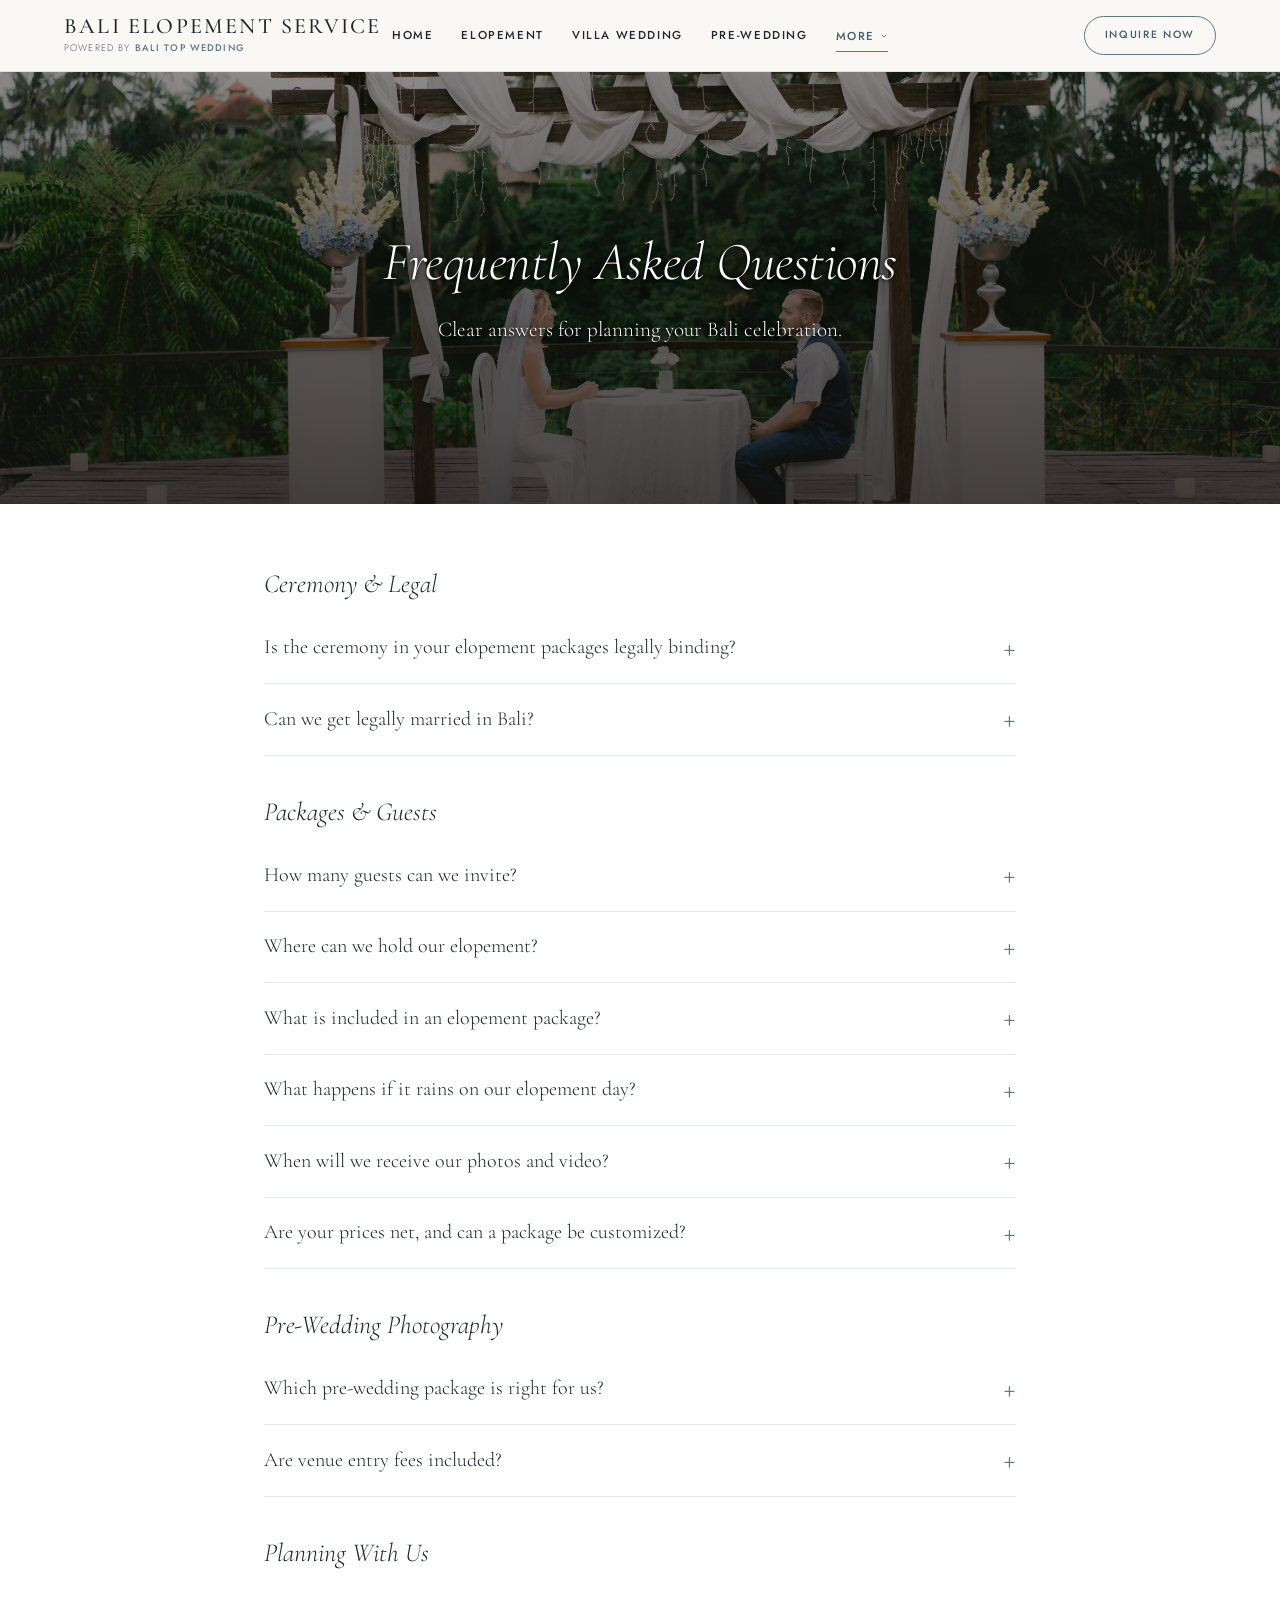
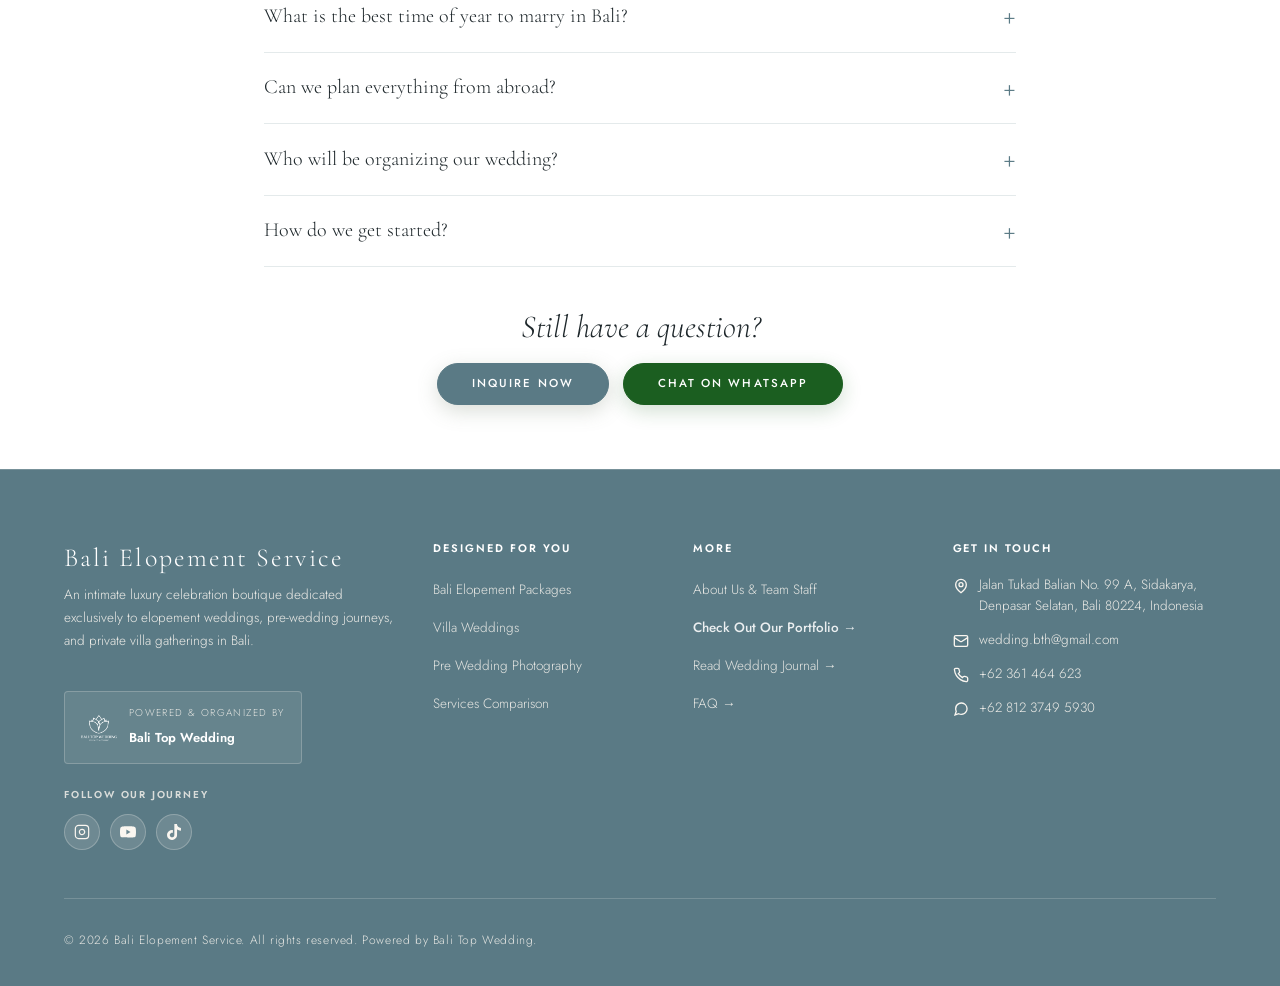
<file: faq.html>
<!DOCTYPE html>
<html lang="en">
<head>
  <meta charset="UTF-8">
  <meta name="viewport" content="width=device-width, initial-scale=1.0">
  <title>FAQ — Bali Elopement Service</title>
  <meta name="description" content="Answers to common questions about legal and symbolic ceremonies, packages, guest numbers, pre-wedding shoots, and planning your Bali wedding from abroad.">

  <link rel="icon" type="image/png" href="assets/logo-btw.png">
  <link rel="stylesheet" href="css/style.css">
</head>
<body>

  <!-- Header Component Container -->
  <div id="site-header"></div>

  <!-- ── 3. HERO ── -->
  <header class="hero-inner" style="background-image: linear-gradient(180deg, rgba(20, 16, 14, 0.48) 0%, rgba(20, 16, 14, 0.78) 100%), url('assets/images/hero/hero-faq.webp'); background-position: center 50%;">
    <div class="hero-content">
      <h1>Frequently Asked Questions</h1>
      <p class="hero-subtitle">
        Clear answers for planning your Bali celebration.
      </p>
    </div>
  </header>

  <!-- ── 4. QUESTIONS ── -->
  <main class="section">
    <div class="container faq-container">

      <div class="faq-group">
        <h2 class="faq-group-title">Ceremony &amp; Legal</h2>

        <details class="faq-item" name="faq">
          <summary>Is the ceremony in your elopement packages legally binding?</summary>
          <div class="faq-answer">
            <p>No. Our elopement packages include an English-speaking celebrant for a symbolic, non-religious ceremony. Most international couples complete their legal paperwork at their local registry office back home, then celebrate their vows with us in Bali.</p>
          </div>
        </details>

        <details class="faq-item" name="faq">
          <summary>Can we get legally married in Bali?</summary>
          <div class="faq-answer">
            <p>Yes. Under Indonesian law, a legal marriage needs both a religious ceremony and civil registration, and both partners must declare the same officially recognized religion. The process includes:</p>
            <ul>
              <li>A Certificate of No Impediment from your embassy or consulate</li>
              <li>A religious ceremony</li>
              <li>Civil registration by the registrar (Catatan Sipil)</li>
              <li>Legalization of your documents for use in your home country</li>
            </ul>
            <p>Our team guides you through each step. Read more in our <a href="blog.html" class="article-link">Wedding Journal</a>.</p>
          </div>
        </details>
      </div>

      <div class="faq-group">
        <h2 class="faq-group-title">Packages &amp; Guests</h2>

        <details class="faq-item" name="faq">
          <summary>How many guests can we invite?</summary>
          <div class="faq-answer">
            <p>Our elopement packages are designed just for the two of you. Our villa wedding packages are priced for 50 guests. If your guest list is different, tell us and we will recommend the best option.</p>
          </div>
        </details>

        <details class="faq-item" name="faq">
          <summary>Where can we hold our elopement?</summary>
          <div class="faq-answer">
            <p>We offer nine settings across Bali: Tibumana Waterfall, Sanur Beach, Karang Boma Cliff in Uluwatu, Taman Dedari in Ubud, Nusa Dua Beach, a beach view chapel in Jimbaran, Suwat Waterfall, a beach view rooftop in Kuta, and a green valley with rice fields in Ubud. <a href="package-detail.html?pkg=elopement" class="article-link">Compare the settings</a>.</p>
          </div>
        </details>

        <details class="faq-item" name="faq">
          <summary>What is included in an elopement package?</summary>
          <div class="faq-answer">
            <p>Packages typically include your planner and coordinator, venue, photographer and videographer, celebrant, commemorative certificate, ceremony decor, personal flowers, and private transport. The exact inclusions differ by setting and are listed on each package page.</p>
          </div>
        </details>

        <details class="faq-item" name="faq">
          <summary>What happens if it rains on our elopement day?</summary>
          <div class="faq-answer">
            <p>It depends on the venue. Resort and hotel venues provide an indoor backup area such as a restaurant or lounge, subject to availability. Outdoor venues such as waterfalls and cliffs have no indoor backup, so the ceremony continues in the same place and umbrellas are provided. Each package page lists what applies.</p>
          </div>
        </details>

        <details class="faq-item" name="faq">
          <summary>When will we receive our photos and video?</summary>
          <div class="faq-answer">
            <p>Our elopement packages include 25 to 50 edited photos and a 2–3 minute edited video. Editing takes approximately 30 working days after your wedding day, and all high-resolution files are delivered via Google Drive.</p>
          </div>
        </details>

        <details class="faq-item" name="faq">
          <summary>Are your prices net, and can a package be customized?</summary>
          <div class="faq-answer">
            <p>Our elopement and pre-wedding prices are listed net on each package page. Villa wedding prices are quoted for 50 guests, and our planner will send you the full package details. Packages can also be tailored to your plans, so let us know what you have in mind when you inquire.</p>
          </div>
        </details>
      </div>

      <div class="faq-group">
        <h2 class="faq-group-title">Pre-Wedding Photography</h2>

        <details class="faq-item" name="faq">
          <summary>Which pre-wedding package is right for us?</summary>
          <div class="faq-answer">
            <p>We offer three packages:</p>
            <ul>
              <li><strong>Simply Us:</strong> one location with up to 2 hours of coverage. Bring your own outfits.</li>
              <li><strong>The Signature:</strong> two locations, a wedding gown and suit, and professional hair &amp; makeup.</li>
              <li><strong>Balinese Heritage:</strong> two locations in modern Balinese attire with traditional hair &amp; makeup.</li>
            </ul>
            <p>Every package includes a photographer, videographer, couple assistant, and private transport. <a href="package-detail.html?pkg=pre-wedding" class="article-link">Compare the packages</a>.</p>
          </div>
        </details>

        <details class="faq-item" name="faq">
          <summary>Are venue entry fees included?</summary>
          <div class="faq-answer">
            <p>Yes for The Signature and Balinese Heritage packages, which include all venue entry fees for both locations. For Simply Us, ask our planner about your chosen location.</p>
          </div>
        </details>
      </div>

      <div class="faq-group">
        <h2 class="faq-group-title">Planning With Us</h2>

        <details class="faq-item" name="faq">
          <summary>What is the best time of year to marry in Bali?</summary>
          <div class="faq-answer">
            <p>The dry season, April to October, is ideal for cliff and beach ceremonies. From November to March, expect passing tropical showers, usually in the late afternoon or evening, while Ubud's jungle valleys are at their most lush.</p>
          </div>
        </details>

        <details class="faq-item" name="faq">
          <summary>Can we plan everything from abroad?</summary>
          <div class="faq-answer">
            <p>Yes. We work with international couples by email and WhatsApp, and we are happy to schedule a 30-minute video call on Google Meet or Zoom. European time zones are accommodated upon request.</p>
          </div>
        </details>

        <details class="faq-item" name="faq">
          <summary>Who will be organizing our wedding?</summary>
          <div class="faq-answer">
            <p>Bali Elopement Service is powered by Bali Top Wedding, a legally registered company based in Bali, established in 2014 and a member of the Bali Wedding Association since 2016. <a href="about.html" class="article-link">Meet our team</a>.</p>
          </div>
        </details>

        <details class="faq-item" name="faq">
          <summary>How do we get started?</summary>
          <div class="faq-answer">
            <p>Send us your details through our <a href="contact.html" class="article-link">inquiry form</a> or message us on WhatsApp. You will receive a personal reply from our senior planner within 24 hours.</p>
          </div>
        </details>
      </div>

      <div class="faq-cta">
        <h3>Still have a question?</h3>
        <div class="dual-action-row">
          <a href="contact.html" class="btn btn-primary">Inquire Now</a>
          <a href="#" data-wa class="btn btn-whatsapp">Chat on WhatsApp</a>
        </div>
      </div>

    </div>
  </main>

  <!-- Footer Component Container -->
  <div id="site-footer"></div>

  <script src="js/script.js"></script>
</body>
</html>
</file>
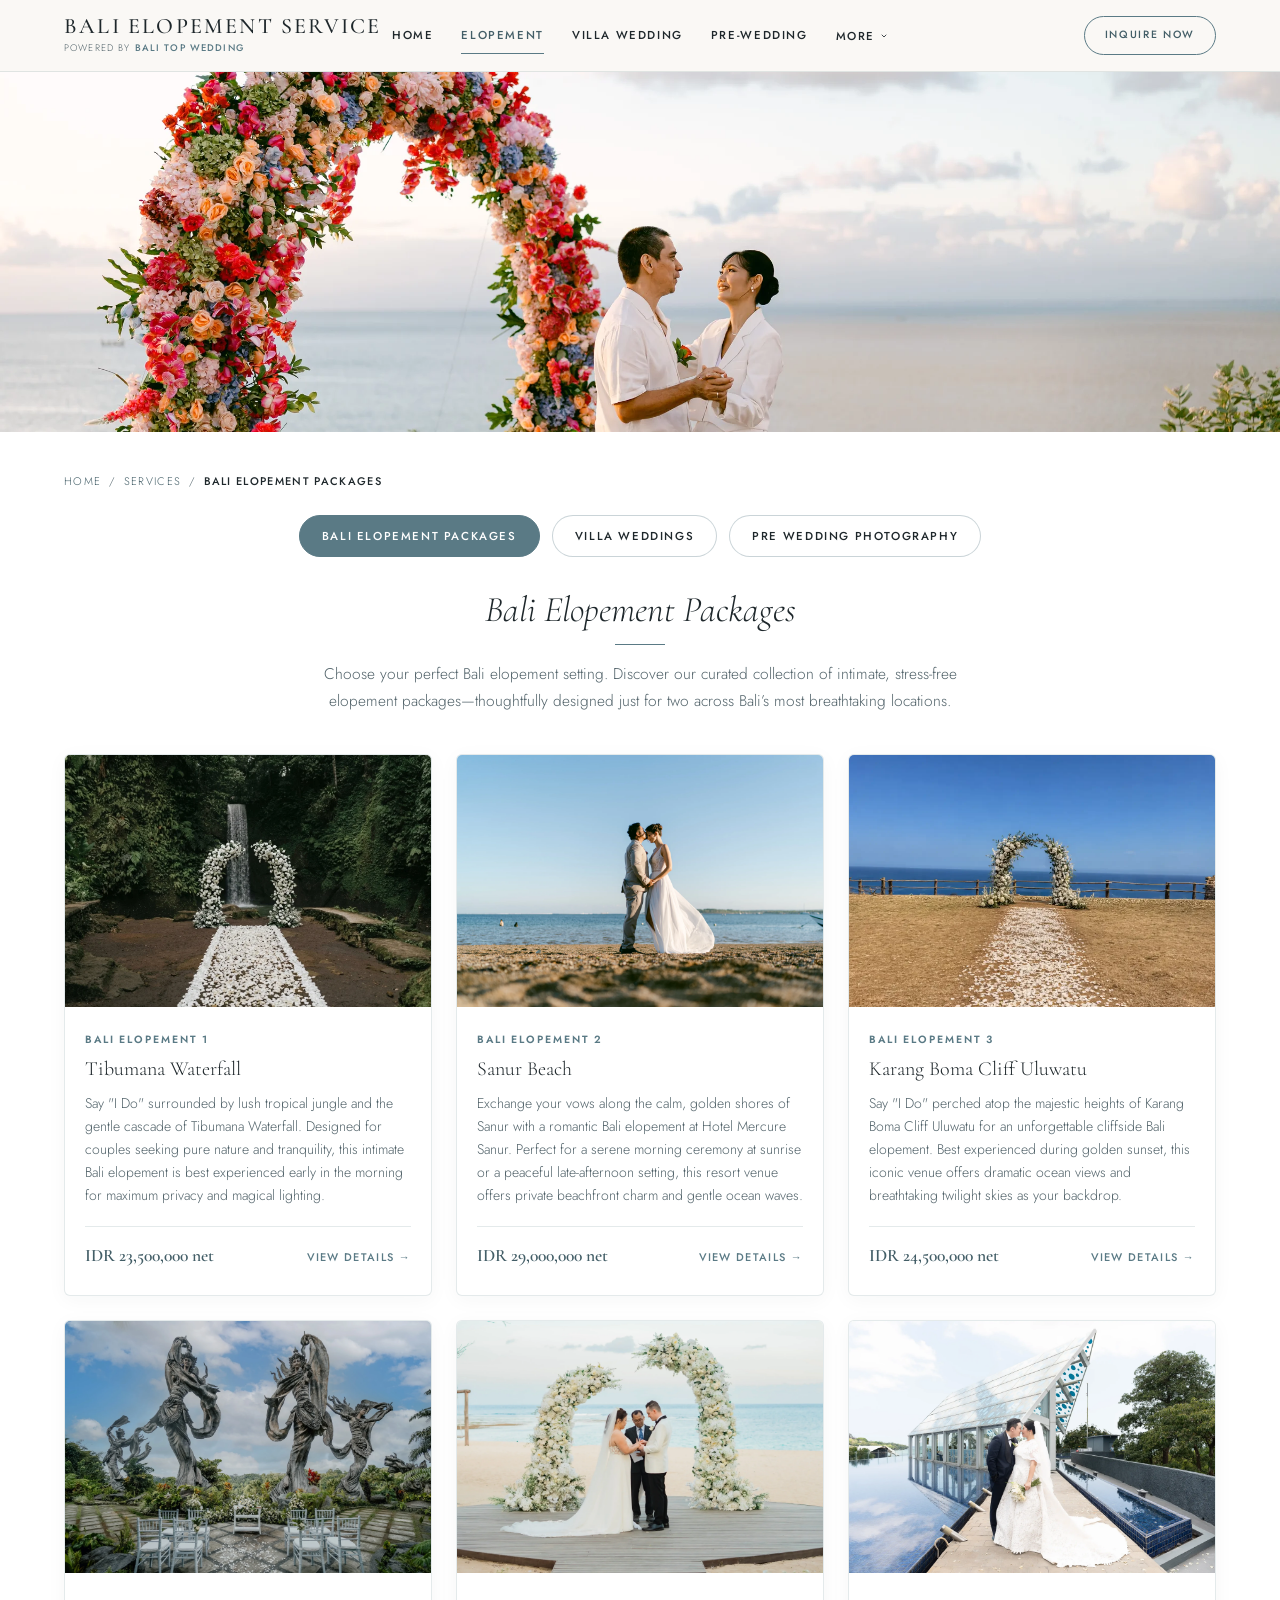
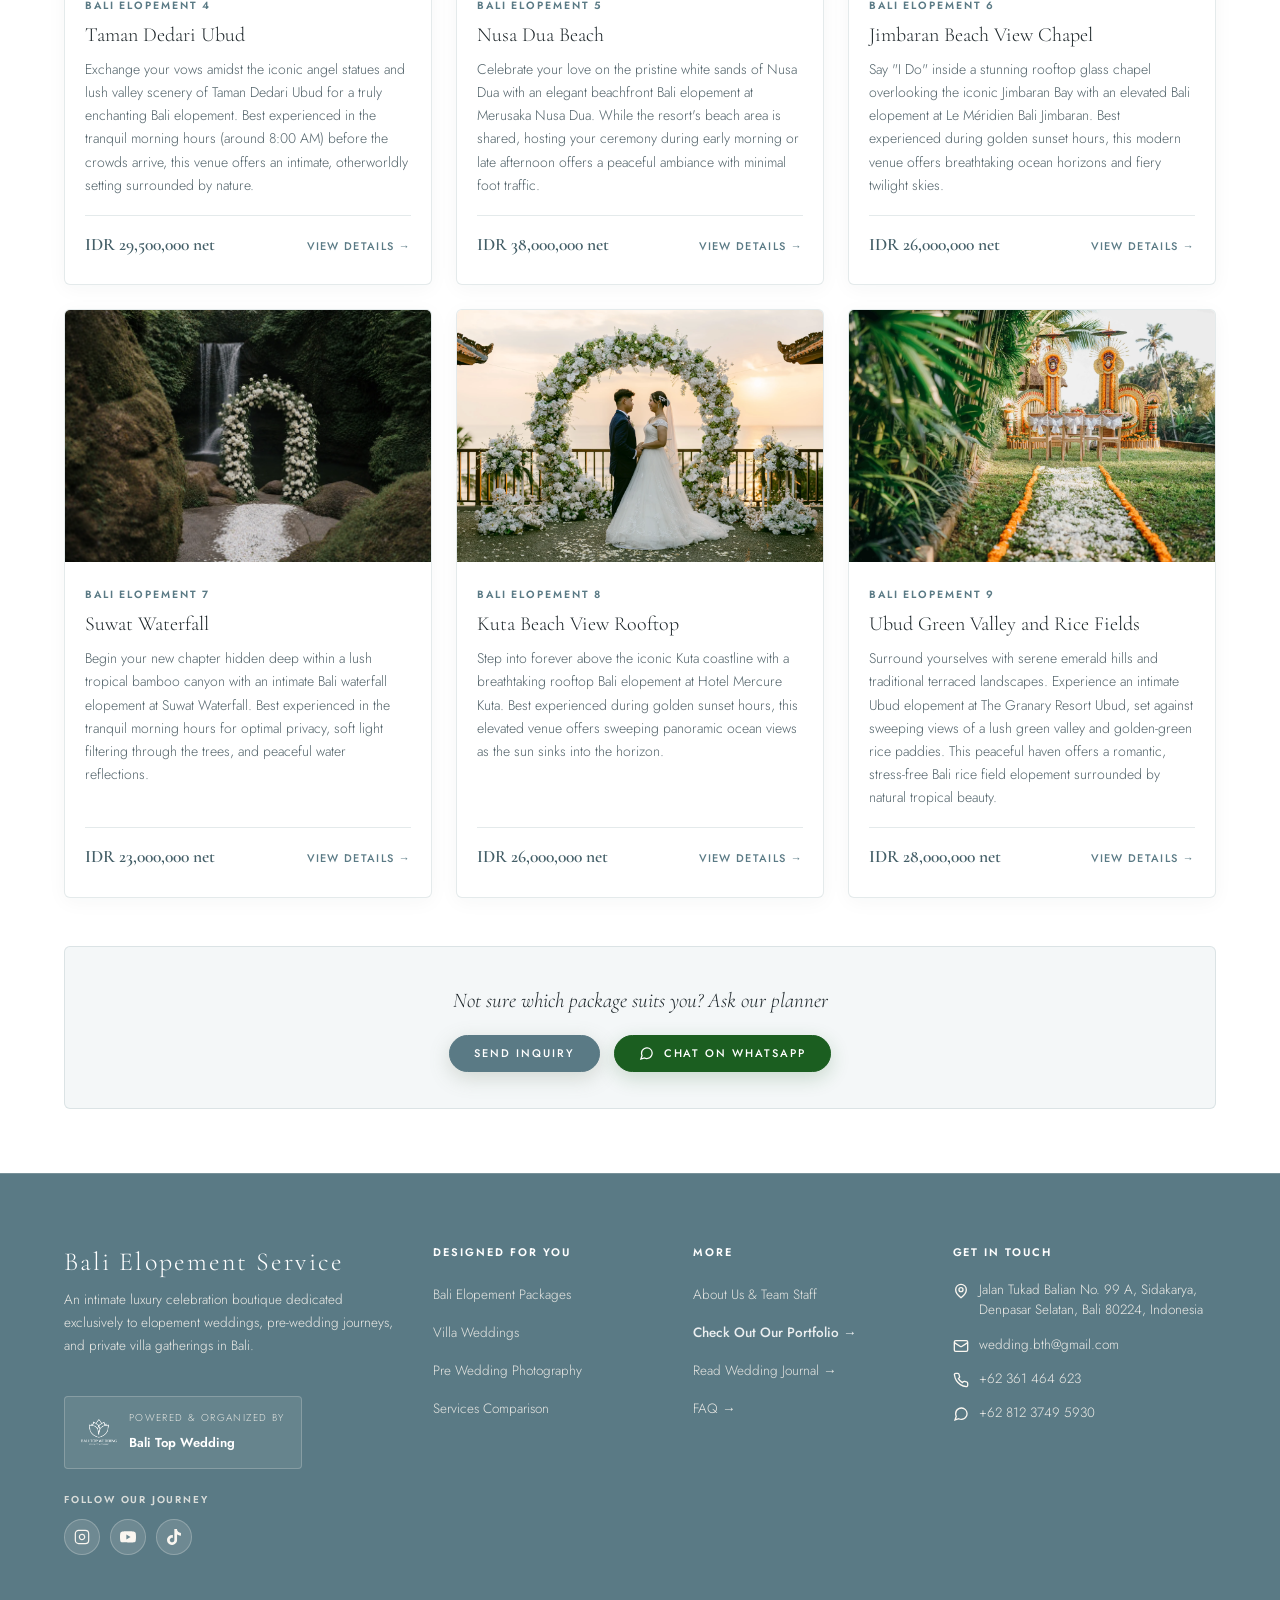
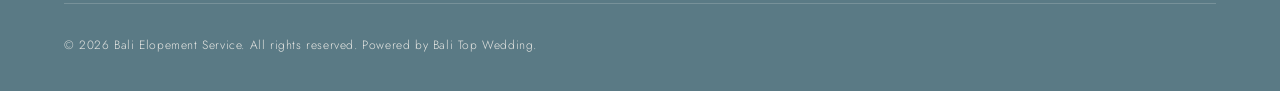
<file: package-detail.html>
<!DOCTYPE html>
  <html lang="en">
  <head>
    <meta charset="UTF-8">
    <meta name="viewport" content="width=device-width, initial-scale=1.0">
    <title>Package Details — Bali Elopement Service</title>
    <meta name="description" content="Explore our curated intimate wedding and pre-wedding packages in Bali. Comprehensive inclusions, transparent pricing, and instant booking reservation.">
    
    <link rel="icon" type="image/png" href="assets/logo-btw.png">
    <link rel="stylesheet" href="css/style.css">
    
    <style>
      /* Package Switcher Tabs */
      .package-tabs {
        display: flex;
        justify-content: center;
        gap: 12px;
        margin-bottom: 30px;
        flex-wrap: wrap;
      }
      .pkg-tab-btn {
        padding: 10px 22px;
        border-radius: 40px;
        border: 1px solid var(--border-strong);
        background-color: var(--white);
        color: var(--dark);
        font-size: 11.5px;
        font-weight: 500;
        letter-spacing: 0.14em;
        text-transform: uppercase;
        transition: var(--transition);
        cursor: pointer;
        text-decoration: none;
      }
      .pkg-tab-btn:hover, .pkg-tab-btn.active {
        background-color: var(--coastal);
        color: var(--ivory);
        border-color: var(--coastal);
      }

      #pkg-hero {
        min-height: 300px;
        height: 40vh;
        max-height: 440px;
        padding: 0;
        background-position: center 38%;
        background-size: cover;
        background-repeat: no-repeat;
      }
      @media (max-width: 768px) {
        #pkg-hero {
          min-height: 220px;
          height: 30vh;
        }
      }
      
      .breadcrumb-nav {
        display: flex;
        align-items: center;
        gap: 8px;
        font-size: 11px;
        letter-spacing: 0.12em;
        text-transform: uppercase;
        margin-bottom: 24px;
        color: var(--muted);
      }
      .breadcrumb-nav a {
        color: var(--accent-dark);
      }
      .breadcrumb-nav a:hover {
        color: var(--dark);
      }

      /* Hero photo */
      .pkg-hero-photo {
        position: absolute;
        inset: 0;
        background-size: cover;
        background-repeat: no-repeat;
      }

      /* Explanation and price */
      .package-header-left {
        max-width: none;
        width: 100%;
      }
      .package-price-block {
        display: inline-block;
        margin-top: 12px;
        padding: 16px 22px;
        background-color: var(--nude);
        border-radius: 6px;
      }
      .package-price-block .package-price-tag {
        font-size: clamp(28px, 3vw, 34px);
      }

      /* Explanation and booking box share the width equally */
      .package-content-grid {
        grid-template-columns: 1fr 1fr;
      }
      @media (max-width: 1024px) {
        .package-content-grid {
          grid-template-columns: 1fr;
        }
      }

      /* Explanation and price left, photo slider right */
      .package-header-bar {
        display: grid;
        grid-template-columns: 1fr 1fr;
        gap: 48px;
        align-items: center;
      }
      @media (max-width: 900px) {
        .package-header-bar {
          grid-template-columns: 1fr;
          gap: 28px;
        }
      }

      /* Photo slider: swipe, arrows, dots, click to enlarge */
      .pkg-slider {
        position: relative;
        aspect-ratio: 4 / 3;
        border-radius: 8px;
        overflow: hidden;
        background-color: var(--nude);
      }
      .pkg-slider-track {
        display: flex;
        height: 100%;
        overflow-x: auto;
        scroll-snap-type: x mandatory;
        scroll-behavior: smooth;
        scrollbar-width: none;
      }
      .pkg-slider-track::-webkit-scrollbar {
        display: none;
      }
      .pkg-slide {
        flex: 0 0 100%;
        scroll-snap-align: start;
        cursor: zoom-in;
      }
      .pkg-slide img {
        width: 100%;
        height: 100%;
        object-fit: cover;
        display: block;
      }
      .pkg-slider-btn {
        position: absolute;
        top: 50%;
        transform: translateY(-50%);
        width: 42px;
        height: 42px;
        border-radius: 50%;
        border: none;
        background: rgba(255, 255, 255, 0.88);
        color: var(--dark);
        font-size: 24px;
        line-height: 1;
        cursor: pointer;
        box-shadow: 0 2px 10px rgba(0, 0, 0, 0.15);
        transition: background 0.2s ease;
      }
      .pkg-slider-btn:hover {
        background: #FFFFFF;
      }
      .pkg-slider-prev {
        left: 14px;
      }
      .pkg-slider-next {
        right: 14px;
      }
      .pkg-slider-dots {
        position: absolute;
        bottom: 14px;
        left: 50%;
        transform: translateX(-50%);
        display: flex;
        gap: 8px;
      }
      .pkg-slider-dot {
        width: 9px;
        height: 9px;
        padding: 0;
        border-radius: 50%;
        border: 1px solid #FFFFFF;
        background: rgba(255, 255, 255, 0.4);
        cursor: pointer;
      }
      .pkg-slider-dot.is-active {
        background: #FFFFFF;
      }

      /* Good to Know notes */
      .pkg-notes {
        margin: 0 0 12px 18px;
        display: grid;
        gap: 10px;
        font-size: 14.5px;
        line-height: 1.7;
        color: var(--muted);
      }
    </style>
  </head>
  <body>

    <!-- Header Component Container -->
    <div id="site-header"></div>

    <!-- ── 3. INNER HERO HEADER (Photo Only) ── -->
    <header class="hero-inner" id="pkg-hero"></header>

    <!-- ── 4. STRUCTURED CONTAINER WRAPPER ── -->
    <main class="section" style="padding-top: 40px;" id="package-detail-container">
      <div class="container">
        
        <!-- Breadcrumb Navigation -->
        <nav class="breadcrumb-nav" id="pkg-breadcrumb">
          <a href="index.html">Home</a>
          <span>/</span>
          <a href="services.html">Services</a>
          <span>/</span>
          <span id="breadcrumb-current" style="color: var(--dark); font-weight: 500;">Bali Elopement Packages</span>
        </nav>

        <!-- Package Switcher Tabs -->
        <div class="package-tabs" aria-label="Switch Package">
          <a href="package-detail.html?pkg=elopement" class="pkg-tab-btn" id="tab-elopement">Bali Elopement Packages</a>
          <a href="package-detail.html?pkg=private-villa" class="pkg-tab-btn" id="tab-private-villa">Villa Weddings</a>
          <a href="package-detail.html?pkg=pre-wedding" class="pkg-tab-btn" id="tab-pre-wedding">Pre Wedding Photography</a>
        </div>

        <!-- ── SERVICE OVERVIEW (filled from PACKAGE_SERVICES in script.js) ── -->
        <div id="package-summary-view" style="display: none;">
          <div class="section-header" style="text-align: center; margin-bottom: 40px;">
            <h2 id="summary-title" style="font-family: var(--font-serif); font-size: clamp(26px, 3vw, 36px); margin-bottom: 12px; font-style: italic;"></h2>
            <div class="divider-gold" style="margin: 0 auto 16px;"></div>
            <p id="summary-intro" style="font-size: 15.5px; color: var(--muted); max-width: 720px; margin: 0 auto;"></p>
          </div>

          <div class="elopement-summary-grid" id="summary-grid"></div>

          <div class="elopement-summary-cta">
            <p style="font-family: var(--font-serif); font-size: 21px; color: var(--dark); margin-bottom: 16px; font-style: italic;">
              Not sure which package suits you? Ask our planner
            </p>
            <div style="display: flex; justify-content: center; gap: 14px; flex-wrap: wrap;">
              <a href="contact.html" class="btn btn-primary" style="padding: 10px 24px; font-size: 11px;">Send Inquiry</a>
              <a href="#" data-wa class="btn btn-whatsapp" style="padding: 10px 24px; font-size: 11px;">
                <svg width="15" height="15" viewBox="0 0 24 24" fill="none" stroke="currentColor" stroke-width="2"><path d="M21 11.5a8.38 8.38 0 0 1-.9 3.8 8.5 8.5 0 0 1-7.6 4.7 8.38 8.38 0 0 1-3.8-.9L3 21l1.9-5.7a8.38 8.38 0 0 1-.9-3.8 8.5 8.5 0 0 1 4.7-7.6 8.38 8.38 0 0 1 3.8-.9h.5a8.48 8.48 0 0 1 8 8v.5z"></path></svg>
                Chat on WhatsApp
              </a>
            </div>
          </div>
        </div>

        <!-- ── PACKAGE DETAIL VIEW (Specific Package) ── -->
        <div id="package-detail-view">

          <a href="package-detail.html?pkg=elopement" class="pkg-back-link" id="pkg-back-link">&larr; All packages</a>

          <!-- Structured Card / Box Wrapper -->
          <div class="package-wrapper">
            
            <!-- Header Bar: explanation and price left, photo slider right -->
            <div class="package-header-bar">
              <div class="package-header-left">
                <span class="section-label" id="pkg-badge" style="display: block; margin-bottom: 8px;"></span>
                <h2 style="font-style: italic; margin-bottom: 16px;" id="pkg-title"></h2>
                <div id="pkg-description" style="font-size: 16px; line-height: 1.7; margin-bottom: 0;">
                </div>
                <div class="package-price-block">
                  <span class="pricing-label">Official Rate</span>
                  <div class="package-price-tag" id="pkg-price-idr"></div>
                  <div class="package-price-sub" id="pkg-price-foreign"></div>
                </div>
              </div>
              <!-- Package photos (filled by script.js) -->
              <div class="pkg-slider" id="pkg-slider"></div>
            </div>

          <!-- Two Column Content Grid -->
          <div class="package-content-grid">
            
            <!-- Column 1: Detailed Inclusions -->
            <div class="package-details-col">
              <h3 style="margin-bottom: 16px;">What's In The Package</h3>
              <p style="font-size: 14.5px; margin-bottom: 20px;">
                Every detail is pre-arranged and personally overseen by Bali Top Wedding’s senior coordinator so you can focus entirely on each other.
              </p>

              <ul class="inclusions-list" id="pkg-inclusions">
                <!-- Populated by script.js -->
              </ul>

              <div id="pkg-notes-block" style="display: none;">
                <h3 style="margin-bottom: 16px;">Good to Know</h3>
                <ul class="pkg-notes" id="pkg-notes"></ul>
              </div>
            </div>

            <!-- Column 2: Integrated Reservation / Inquiry Form -->
            <div class="package-form-col">
              <div class="inquiry-card">
                <div class="inquiry-card-header">
                  <span class="section-label" style="margin-bottom: 4px;">Direct Booking Desk</span>
                  <h3 class="inquiry-card-title">Reserve or Inquire</h3>
                  <p class="inquiry-card-sub">
                    Lock your preferred date or request a tailored PDF proposal sent to your email.
                  </p>
                </div>

                <form class="inquiry-form" onsubmit="return false;">
                  
                  <div class="form-group">
                    <label class="form-label" for="inquiry-name">Your Full Name *</label>
                    <input type="text" id="inquiry-name" name="name" class="form-control" placeholder="e.g., Sarah &amp; David" required>
                  </div>

                  <div class="form-group">
                    <label class="form-label" for="inquiry-email">Email Address *</label>
                    <input type="email" id="inquiry-email" name="email" class="form-control" placeholder="e.g., name@domain.com" required>
                  </div>

                  <div class="form-group">
                    <label class="form-label" for="inquiry-target-month">Target Month / Date *</label>
                    <input type="text" id="inquiry-target-month" name="target_month" class="form-control" placeholder="e.g., October 2026 or Spring 2027" required>
                  </div>

                  <div class="form-group">
                    <label class="form-label" for="inquiry-package">Selected Package</label>
                    <select id="inquiry-package" name="package" class="form-control">
                      <!-- Packages are filled in by populatePackageSelects() in script.js -->
                      <option value="Custom / Undecided">Custom / Undecided (Need Recommendation)</option>
                    </select>
                  </div>

                  <div class="form-group">
                    <label class="form-label" for="inquiry-message">Special Request / Message</label>
                    <textarea id="inquiry-message" name="message" class="form-control" placeholder="Share your love story, preferred vibe, guest count, or any questions for our planner..."></textarea>
                  </div>

                  <!-- Dual Action Submission for European & Global Audiences -->
                  <div class="form-dual-actions">
                    <button type="button" class="btn btn-email-contrast btn-submit-email">
                      <svg width="15" height="15" viewBox="0 0 24 24" fill="none" stroke="currentColor" stroke-width="2"><rect width="20" height="16" x="2" y="4" rx="2"></rect><path d="m22 7-8.97 5.7a1.94 1.94 0 0 1-2.06 0L2 7"></path></svg>
                      Send Inquiry via Email
                    </button>
                    <button type="button" class="btn btn-whatsapp btn-submit-wa">
                      <svg width="15" height="15" viewBox="0 0 24 24" fill="none" stroke="currentColor" stroke-width="2"><path d="M21 11.5a8.38 8.38 0 0 1-.9 3.8 8.5 8.5 0 0 1-7.6 4.7 8.38 8.38 0 0 1-3.8-.9L3 21l1.9-5.7a8.38 8.38 0 0 1-.9-3.8 8.5 8.5 0 0 1 4.7-7.6 8.38 8.38 0 0 1 3.8-.9h.5a8.48 8.48 0 0 1 8 8v.5z"></path></svg>
                      Submit via WhatsApp
                    </button>
                  </div>

                  <p class="form-note">
                    🔒 No obligation. We will respond within 24 hours with complete availability, vendor options, and contract details.
                  </p>
                </form>
              </div>
            </div>

          </div>

        </div> <!-- /package-wrapper -->

      </div> <!-- /package-detail-view -->

    </div> <!-- /container -->
  </main>

    <!-- Footer Component Container -->
    <div id="site-footer"></div>

    <script src="js/script.js"></script>
  </body>
  </html>
</file>
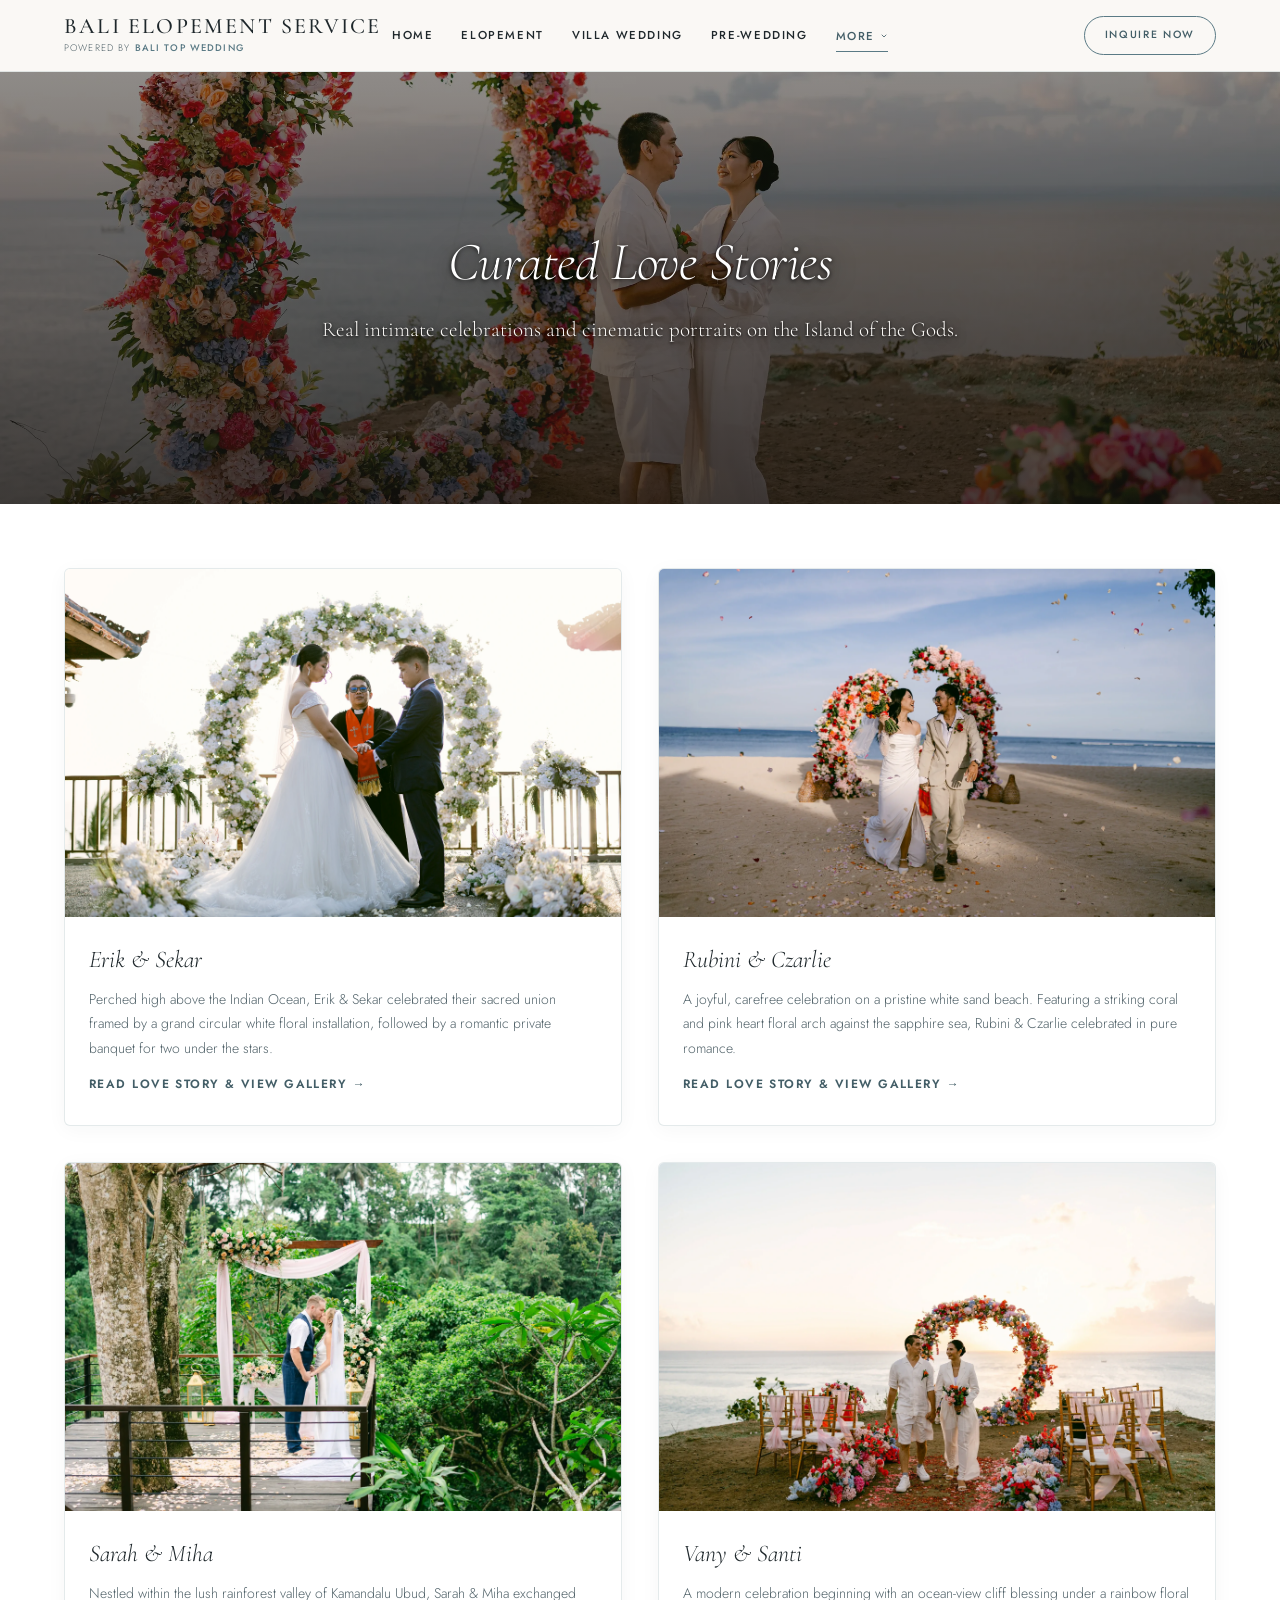
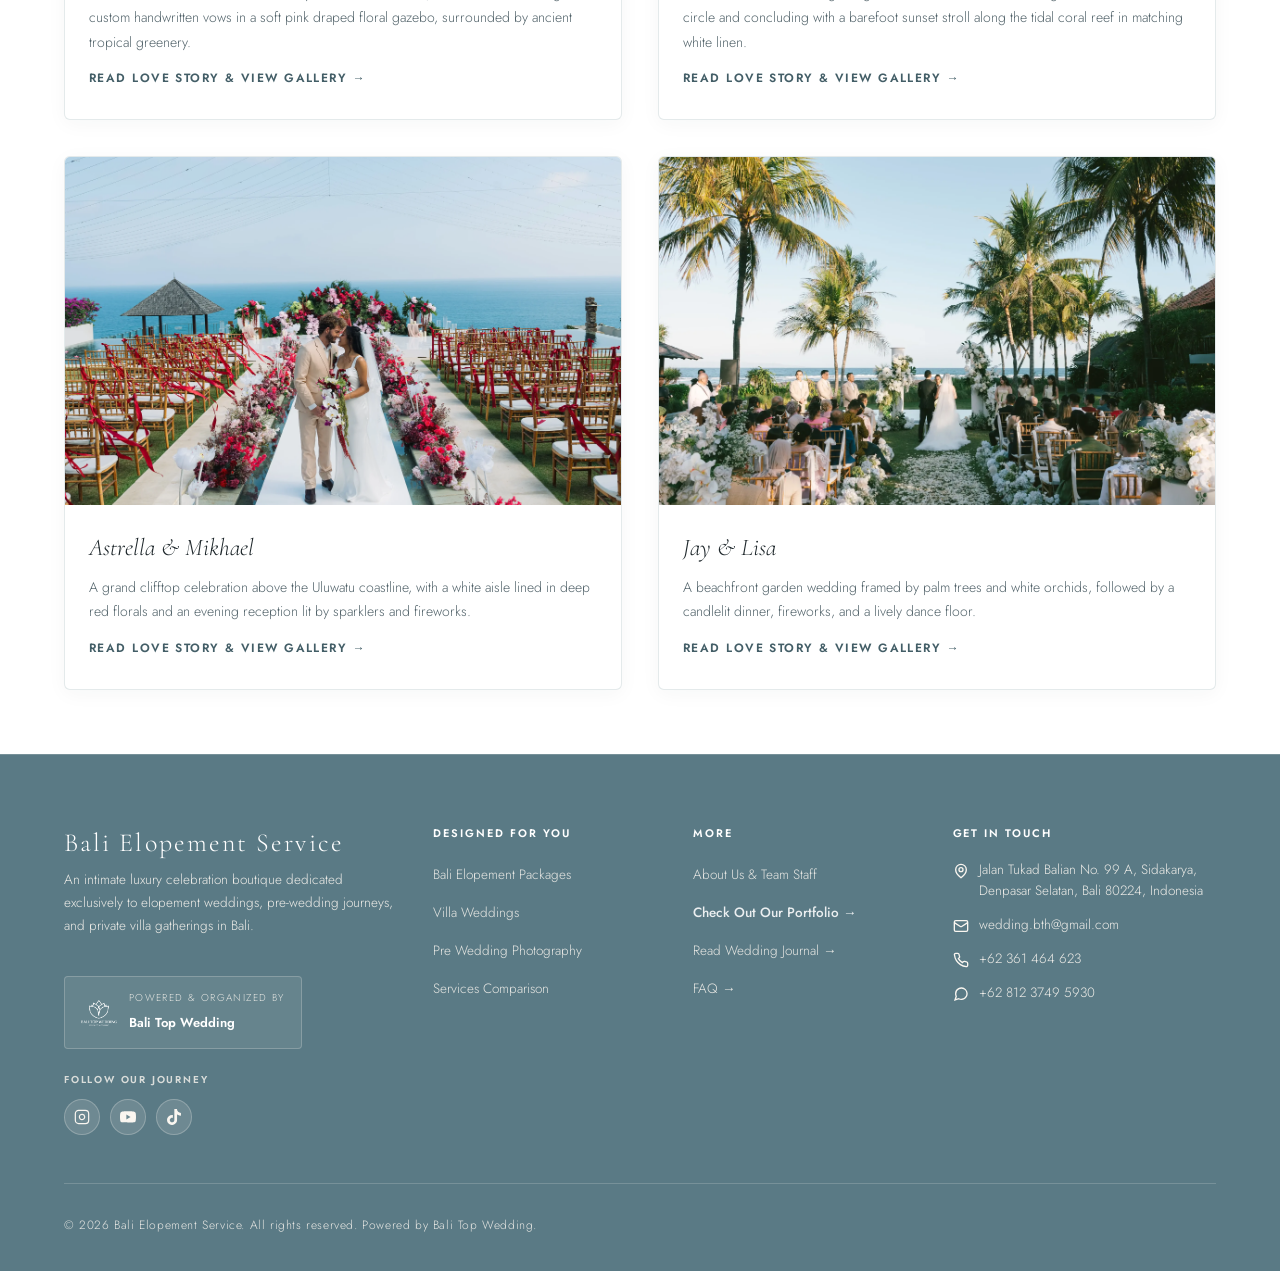
<file: portfolio.html>
<!DOCTYPE html>
<html lang="en">
<head>
  <meta charset="UTF-8">
  <meta name="viewport" content="width=device-width, initial-scale=1.0">
  <title>Curated Portfolio — Bali Elopement Service</title>
  <meta name="description" content="Explore our curated love stories. Intimate elopement ceremonies, cinematic pre-wedding sessions, and luxury private villa weddings in Bali.">
  
  <link rel="icon" type="image/png" href="assets/logo-btw.png">
  <link rel="stylesheet" href="css/style.css">
  
  <style>
    .portfolio-grid {
      display: grid;
      grid-template-columns: repeat(2, 1fr);
      gap: 36px;
    }
    .portfolio-card {
      background: var(--card-bg);
      border: 1px solid var(--border-subtle);
      border-radius: 6px;
      overflow: hidden;
      box-shadow: var(--shadow-subtle);
      transition: var(--transition);
      cursor: pointer;
    }
    .portfolio-card:hover {
      transform: translateY(-5px);
      box-shadow: var(--shadow-card);
      border-color: var(--sage);
    }
    .portfolio-thumb-wrap {
      position: relative;
      aspect-ratio: 16 / 10;
      overflow: hidden;
    }
    .portfolio-thumb-wrap img {
      width: 100%;
      height: 100%;
      object-fit: cover;
      transition: transform 0.8s ease;
    }
    .portfolio-card:hover .portfolio-thumb-wrap img {
      transform: scale(1.04);
    }
    .portfolio-body {
      padding: 28px 24px;
    }
    .portfolio-title {
      font-size: 24px;
      font-style: italic;
      margin-bottom: 12px;
    }

    .films-grid {
      display: grid;
      grid-template-columns: repeat(auto-fit, minmax(min(100%, 480px), 1fr));
      gap: 36px;
    }
    .film-card {
      background: var(--card-bg);
      border: 1px solid var(--border-subtle);
      border-radius: 6px;
      overflow: hidden;
      box-shadow: var(--shadow-subtle);
    }
    .film-frame {
      aspect-ratio: 16 / 9;
      background-color: var(--dark);
    }
    .film-frame iframe {
      display: block;
      width: 100%;
      height: 100%;
      border: 0;
    }
    .film-player {
      position: relative;
      display: block;
      width: 100%;
      height: 100%;
      padding: 0;
      border: 0;
      background: none;
      cursor: pointer;
      overflow: hidden;
    }
    .film-player img {
      width: 100%;
      height: 100%;
      object-fit: cover;
      transition: transform 0.8s ease;
    }
    .film-player:hover img {
      transform: scale(1.04);
    }
    .film-play-icon {
      position: absolute;
      top: 50%;
      left: 50%;
      width: 68px;
      height: 68px;
      transform: translate(-50%, -50%);
      display: flex;
      align-items: center;
      justify-content: center;
      border-radius: 50%;
      background-color: rgba(255, 255, 255, 0.92);
      color: var(--sage-dark);
      box-shadow: var(--shadow-card);
    }
    .film-play-icon svg {
      width: 24px;
      height: 24px;
      margin-left: 3px;
    }
    .film-body {
      padding: 22px 24px;
    }
    .film-body .section-label {
      margin-bottom: 6px;
    }
    .film-body .portfolio-title {
      margin-bottom: 0;
    }

    @media (max-width: 768px) {
      .portfolio-grid {
        grid-template-columns: 1fr;
      }
    }
  </style>
</head>
<body>

  <!-- Header Component Container -->
  <div id="site-header"></div>

  <!-- ── 3. HERO ── -->
  <header class="hero-inner" style="background-image: linear-gradient(180deg, rgba(20, 16, 14, 0.48) 0%, rgba(20, 16, 14, 0.78) 100%), url('assets/images/hero/hero-portfolio.webp'); background-position: center 68%;">
    <div class="hero-content">
      <h1>Curated Love Stories</h1>
      <p class="hero-subtitle">
        Real intimate celebrations and cinematic portraits on the Island of the Gods.
      </p>
    </div>
  </header>

  <!-- ── 4. CURATED STORIES GRID ── -->
  <main class="section">
    <div class="container">

      <!-- Curated Portfolio Stories -->
      <div class="portfolio-grid">

        <!-- STORY 1: ERIK & SEKAR (CLIFFTOP BANQUET) -->
        <a href="portfolio-detail.html?story=erik-sekar" class="portfolio-card-link" data-category="elopement cliffside">
          <article class="portfolio-card">
            <div class="portfolio-thumb-wrap">
              <img src="assets/images/portfolio/erik-sekar/8.webp" alt="Erik and Sekar Clifftop Elopement" loading="lazy">
            </div>
            <div class="portfolio-body">
              <h3 class="portfolio-title">Erik &amp; Sekar</h3>
              <p style="font-size: 14px; margin-bottom: 0;">
                Perched high above the Indian Ocean, Erik &amp; Sekar celebrated their sacred union framed by a grand circular white floral installation, followed by a romantic private banquet for two under the stars.
              </p>
              <span class="btn-story-link">Read Love Story &amp; View Gallery →</span>
            </div>
          </article>
        </a>

        <!-- STORY 2: RUBINI & CZARLIE (SECLUDED SHORELINE) -->
        <a href="portfolio-detail.html?story=rubini-czarlie" class="portfolio-card-link" data-category="elopement beach">
          <article class="portfolio-card">
            <div class="portfolio-thumb-wrap">
              <img src="assets/images/portfolio/rubini-czarlie/1.webp" alt="Rubini and Czarlie Beach Elopement" loading="lazy">
            </div>
            <div class="portfolio-body">
              <h3 class="portfolio-title">Rubini &amp; Czarlie</h3>
              <p style="font-size: 14px; margin-bottom: 0;">
                A joyful, carefree celebration on a pristine white sand beach. Featuring a striking coral and pink heart floral arch against the sapphire sea, Rubini &amp; Czarlie celebrated in pure romance.
              </p>
              <span class="btn-story-link">Read Love Story &amp; View Gallery →</span>
            </div>
          </article>
        </a>

        <!-- STORY 3: SARAH & MIHA (RAINFOREST SANCTUARY) -->
        <a href="portfolio-detail.html?story=sarah-miha" class="portfolio-card-link" data-category="elopement">
          <article class="portfolio-card">
            <div class="portfolio-thumb-wrap">
              <img src="assets/images/portfolio/sarah-miha/1.webp" alt="Sarah and Miha Ubud Elopement" loading="lazy">
            </div>
            <div class="portfolio-body">
              <h3 class="portfolio-title">Sarah &amp; Miha</h3>
              <p style="font-size: 14px; margin-bottom: 0;">
                Nestled within the lush rainforest valley of Kamandalu Ubud, Sarah &amp; Miha exchanged custom handwritten vows in a soft pink draped floral gazebo, surrounded by ancient tropical greenery.
              </p>
              <span class="btn-story-link">Read Love Story &amp; View Gallery →</span>
            </div>
          </article>
        </a>

        <!-- STORY 4: VANY & SANTI (CLIFF & REEF WALK) -->
        <a href="portfolio-detail.html?story=vany-santi" class="portfolio-card-link" data-category="elopement">
          <article class="portfolio-card">
            <div class="portfolio-thumb-wrap">
              <img src="assets/images/portfolio/vany-santi/1.webp" alt="Vany and Santi Ocean Elopement" loading="lazy">
            </div>
            <div class="portfolio-body">
              <h3 class="portfolio-title">Vany &amp; Santi</h3>
              <p style="font-size: 14px; margin-bottom: 0;">
                A modern celebration beginning with an ocean-view cliff blessing under a rainbow floral circle and concluding with a barefoot sunset stroll along the tidal coral reef in matching white linen.
              </p>
              <span class="btn-story-link">Read Love Story &amp; View Gallery →</span>
            </div>
          </article>
        </a>

        <!-- STORY 5 (VILLA WEDDING): ASTRELLA & MIKHAEL (ULUWATU) -->
        <a href="portfolio-detail.html?story=astrella-mikhael" class="portfolio-card-link" data-category="villa">
          <article class="portfolio-card">
            <div class="portfolio-thumb-wrap">
              <img src="assets/images/portfolio/astrella-mikhael/1.webp" alt="Astrella and Mikhael Clifftop Wedding in Uluwatu" loading="lazy">
            </div>
            <div class="portfolio-body">
              <h3 class="portfolio-title">Astrella &amp; Mikhael</h3>
              <p style="font-size: 14px; margin-bottom: 0;">
                A grand clifftop celebration above the Uluwatu coastline, with a white aisle lined in deep red florals and an evening reception lit by sparklers and fireworks.
              </p>
              <span class="btn-story-link">Read Love Story &amp; View Gallery →</span>
            </div>
          </article>
        </a>

        <!-- STORY 6 (VILLA WEDDING): JAY & LISA (SABA BEACH) -->
        <a href="portfolio-detail.html?story=jay-lisa" class="portfolio-card-link" data-category="villa">
          <article class="portfolio-card">
            <div class="portfolio-thumb-wrap">
              <img src="assets/images/portfolio/jay-lisa/1.webp" alt="Jay and Lisa Beachfront Wedding at Saba Beach" loading="lazy">
            </div>
            <div class="portfolio-body">
              <h3 class="portfolio-title">Jay &amp; Lisa</h3>
              <p style="font-size: 14px; margin-bottom: 0;">
                A beachfront garden wedding framed by palm trees and white orchids, followed by a candlelit dinner, fireworks, and a lively dance floor.
              </p>
              <span class="btn-story-link">Read Love Story &amp; View Gallery →</span>
            </div>
          </article>
        </a>

      </div>

    </div>
  </main>

  <!-- ── 5. WEDDING FILMS (Shown once PORTFOLIO_FILMS in script.js has entries) ── -->
  <section class="section section-nude" id="portfolio-films" hidden>
    <div class="container">
      <div class="section-header">
        <h2>Wedding Films</h2>
        <div class="divider-gold"></div>
      </div>
      <div class="films-grid" id="films-grid"></div>
    </div>
  </section>

  <!-- Footer Component Container -->
  <div id="site-footer"></div>

  <script src="js/script.js"></script>
</body>
</html>
</file>
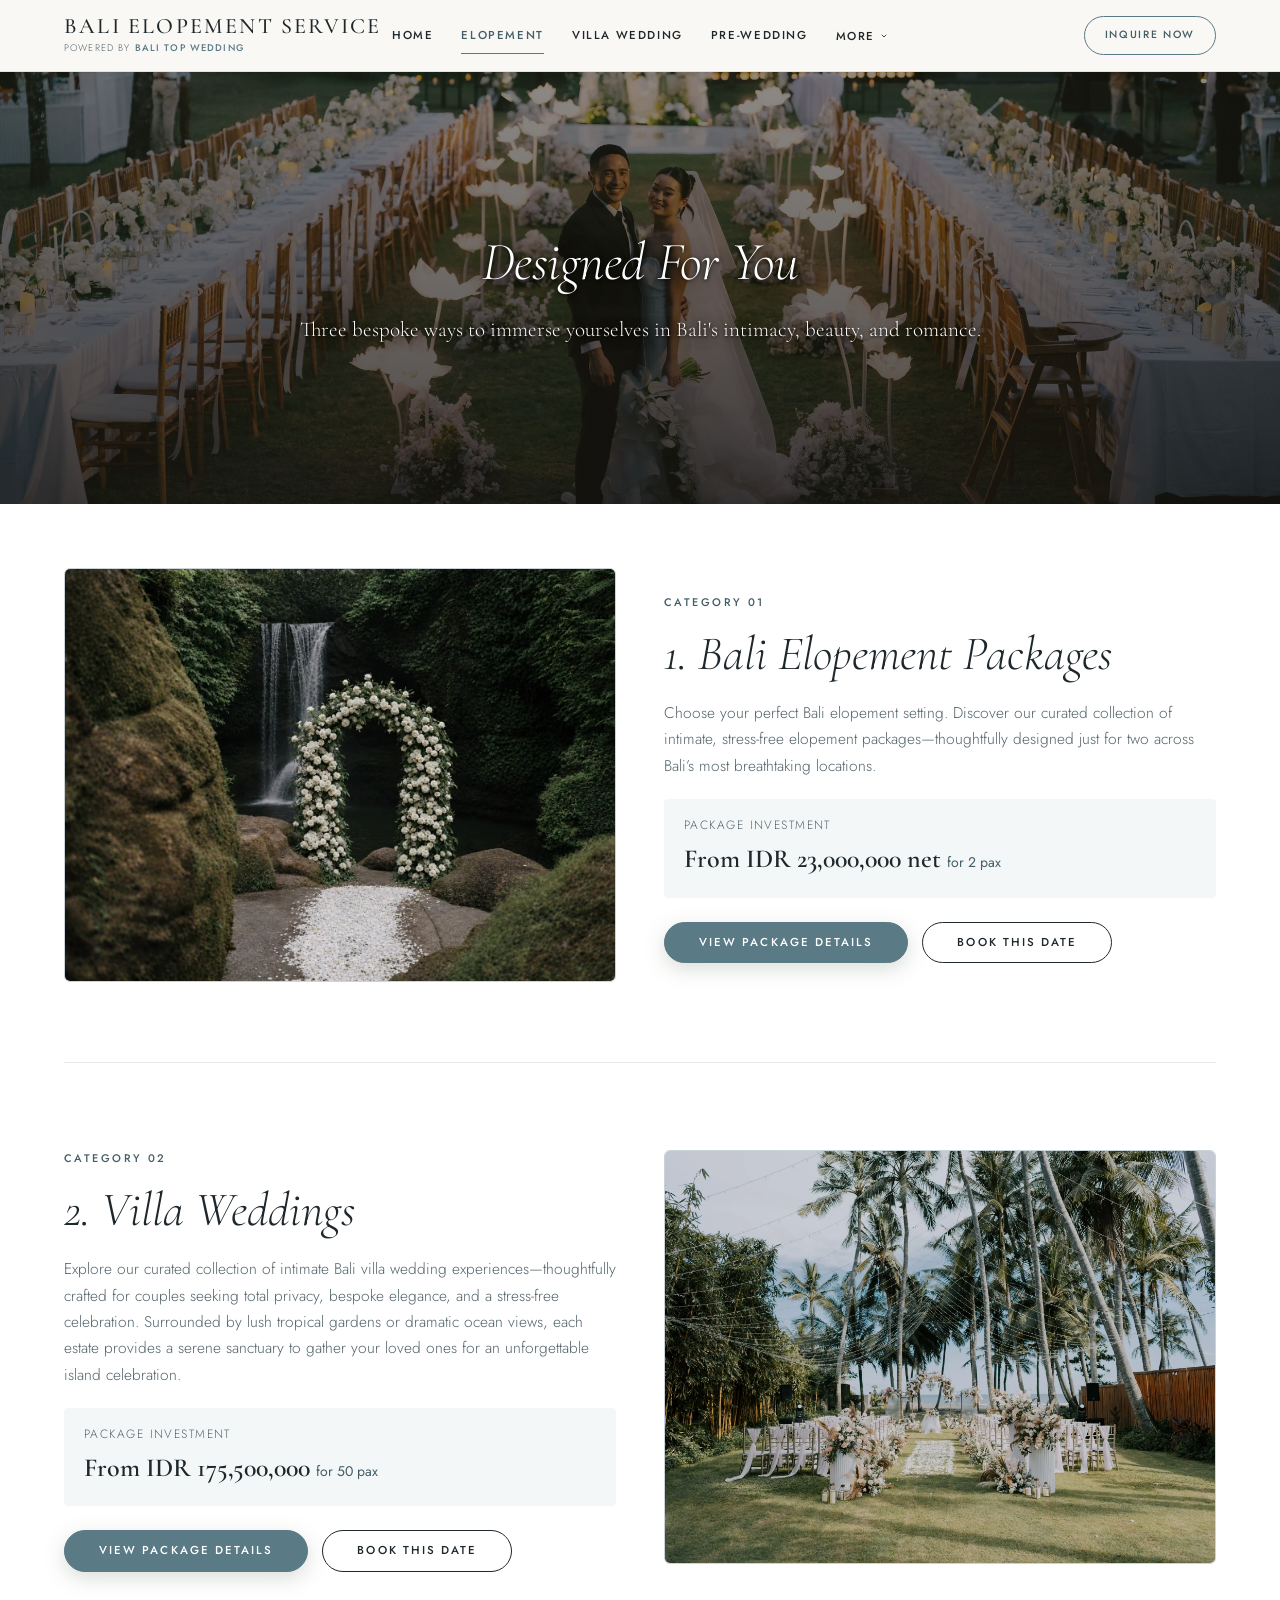
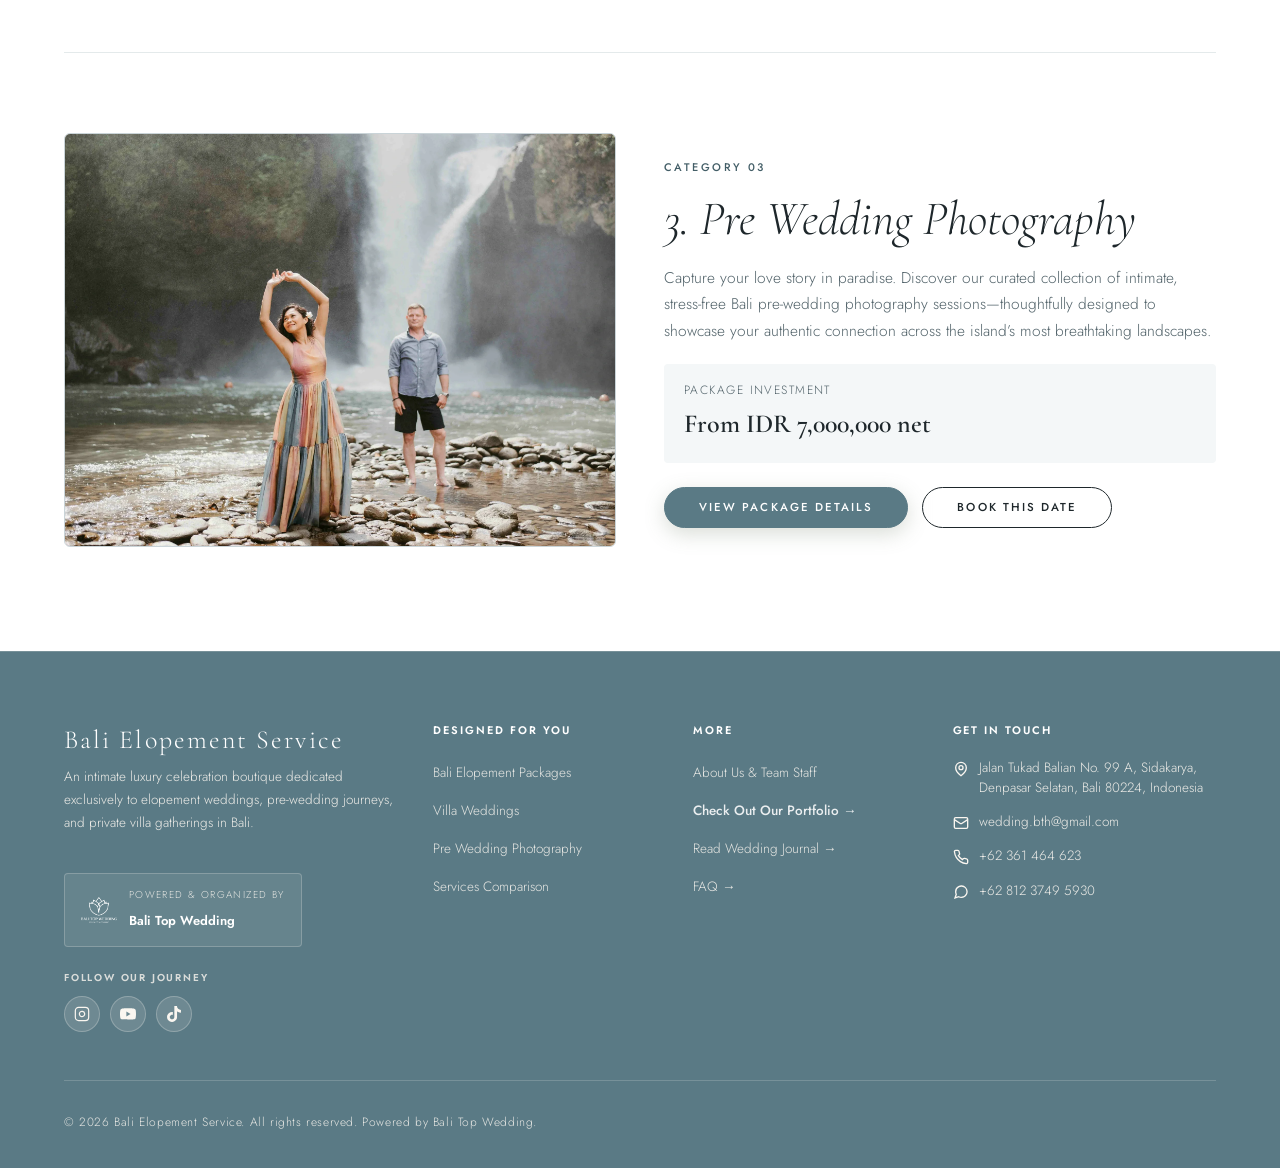
<file: services.html>
<!DOCTYPE html>
<html lang="en">
<head>
  <meta charset="UTF-8">
  <meta name="viewport" content="width=device-width, initial-scale=1.0">
  <title>Designed For You — Bali Elopement</title>
  <meta name="description" content="Discover our 3 signature wedding offerings in Bali: Bali elopement packages, Bali villa wedding packages, and Bali pre-wedding photography.">
  
  <link rel="icon" type="image/png" href="assets/logo-btw.png">
  <link rel="stylesheet" href="css/style.css">
</head>
<body>

  <!-- Header Component Container -->
  <div id="site-header"></div>

  <!-- ── 3. HERO ── -->
  <header class="hero-inner" style="background-image: linear-gradient(180deg, rgba(20, 16, 14, 0.48) 0%, rgba(20, 16, 14, 0.78) 100%), url('assets/images/hero/hero-services.webp'); background-position: center 72%;">
    <div class="hero-content">
      <h1>Designed For You</h1>
      <p class="hero-subtitle">
        Three bespoke ways to immerse yourselves in Bali's intimacy, beauty, and romance.
      </p>
    </div>
  </header>

  <!-- ── 4. DETAILED SERVICES COMPARISON ── -->
  <main class="section">
    <div class="container">
      
      <!-- SERVICE 1 ROW -->
      <div style="display: grid; grid-template-columns: 1fr 1fr; gap: 48px; align-items: center; margin-bottom: 80px; padding-bottom: 80px; border-bottom: 1px solid var(--border-subtle);">
        <div style="aspect-ratio: 4 / 3; border-radius: 6px; overflow: hidden; border: 1px solid var(--border-strong);">
          <img src="assets/images/pages/020.webp" alt="Bali Elopement at Suwat Waterfall" style="width: 100%; height: 100%; object-fit: cover;">
        </div>
        <div>
          <span class="section-label">Category 01</span>
          <h2 style="font-style: italic; margin-bottom: 16px;">1. Bali Elopement Packages</h2>
          <p style="font-size: 15.5px; line-height: 1.7;">
            Choose your perfect Bali elopement setting. Discover our curated collection of intimate, stress-free elopement packages—thoughtfully designed just for two across Bali’s most breathtaking locations.
          </p>
          <div style="background-color: var(--nude); padding: 16px 20px; border-radius: 4px; margin-bottom: 24px;">
            <div style="font-size: 12px; text-transform: uppercase; letter-spacing: 0.12em; color: var(--muted);">Package Investment</div>
            <div style="font-family: var(--font-serif); font-size: 26px; font-weight: 600; color: var(--dark);">
              From IDR 23,000,000 net <span style="font-family: var(--font-sans); font-size: 14px; font-weight: 400; color: var(--accent-dark);">for 2 pax</span>
            </div>
          </div>
          <div class="dual-action-row">
            <a href="package-detail.html?pkg=elopement" class="btn btn-primary">View Package Details</a>
            <a href="contact.html" class="btn btn-ghost" style="color: var(--dark); border-color: var(--dark);">Book This Date</a>
          </div>
        </div>
      </div>

      <!-- SERVICE 2 ROW -->
      <div style="display: grid; grid-template-columns: 1fr 1fr; gap: 48px; align-items: center; margin-bottom: 80px; padding-bottom: 80px; border-bottom: 1px solid var(--border-subtle);">
        <div style="order: 2; aspect-ratio: 4 / 3; border-radius: 6px; overflow: hidden; border: 1px solid var(--border-strong);">
          <img src="assets/images/pages/045.webp" alt="Bali Villa Wedding at Estuary Villa" style="width: 100%; height: 100%; object-fit: cover;">
        </div>
        <div style="order: 1;">
          <span class="section-label">Category 02</span>
          <h2 style="font-style: italic; margin-bottom: 16px;">2. Villa Weddings</h2>
          <p style="font-size: 15.5px; line-height: 1.7;">
            Explore our curated collection of intimate Bali villa wedding experiences—thoughtfully crafted for couples seeking total privacy, bespoke elegance, and a stress-free celebration. Surrounded by lush tropical gardens or dramatic ocean views, each estate provides a serene sanctuary to gather your loved ones for an unforgettable island celebration.
          </p>
          <div style="background-color: var(--nude); padding: 16px 20px; border-radius: 4px; margin-bottom: 24px;">
            <div style="font-size: 12px; text-transform: uppercase; letter-spacing: 0.12em; color: var(--muted);">Package Investment</div>
            <div style="font-family: var(--font-serif); font-size: 26px; font-weight: 600; color: var(--dark);">
              From IDR 175,500,000 <span style="font-family: var(--font-sans); font-size: 14px; font-weight: 400; color: var(--accent-dark);">for 50 pax</span>
            </div>
          </div>
          <div class="dual-action-row">
            <a href="package-detail.html?pkg=private-villa" class="btn btn-primary">View Package Details</a>
            <a href="contact.html" class="btn btn-ghost" style="color: var(--dark); border-color: var(--dark);">Book This Date</a>
          </div>
        </div>
      </div>

      <!-- SERVICE 3 ROW -->
      <div style="display: grid; grid-template-columns: 1fr 1fr; gap: 48px; align-items: center; margin-bottom: 40px;">
        <div style="aspect-ratio: 4 / 3; border-radius: 6px; overflow: hidden; border: 1px solid var(--border-strong);">
          <img src="assets/images/pages/035.webp" alt="Bali Pre Wedding Photography, Simply Us" style="width: 100%; height: 100%; object-fit: cover;">
        </div>
        <div>
          <span class="section-label">Category 03</span>
          <h2 style="font-style: italic; margin-bottom: 16px;">3. Pre Wedding Photography</h2>
          <p style="font-size: 15.5px; line-height: 1.7;">
            Capture your love story in paradise. Discover our curated collection of intimate, stress-free Bali pre-wedding photography sessions—thoughtfully designed to showcase your authentic connection across the island’s most breathtaking landscapes.
          </p>
          <div style="background-color: var(--nude); padding: 16px 20px; border-radius: 4px; margin-bottom: 24px;">
            <div style="font-size: 12px; text-transform: uppercase; letter-spacing: 0.12em; color: var(--muted);">Package Investment</div>
            <div style="font-family: var(--font-serif); font-size: 26px; font-weight: 600; color: var(--dark);">
              From IDR 7,000,000 net
            </div>
          </div>
          <div class="dual-action-row">
            <a href="package-detail.html?pkg=pre-wedding" class="btn btn-primary">View Package Details</a>
            <a href="contact.html" class="btn btn-ghost" style="color: var(--dark); border-color: var(--dark);">Book This Date</a>
          </div>
        </div>
      </div>

    </div>
  </main>

  <!-- Footer Component Container -->
  <div id="site-footer"></div>

  <script src="js/script.js"></script>
</body>
</html>
</file>
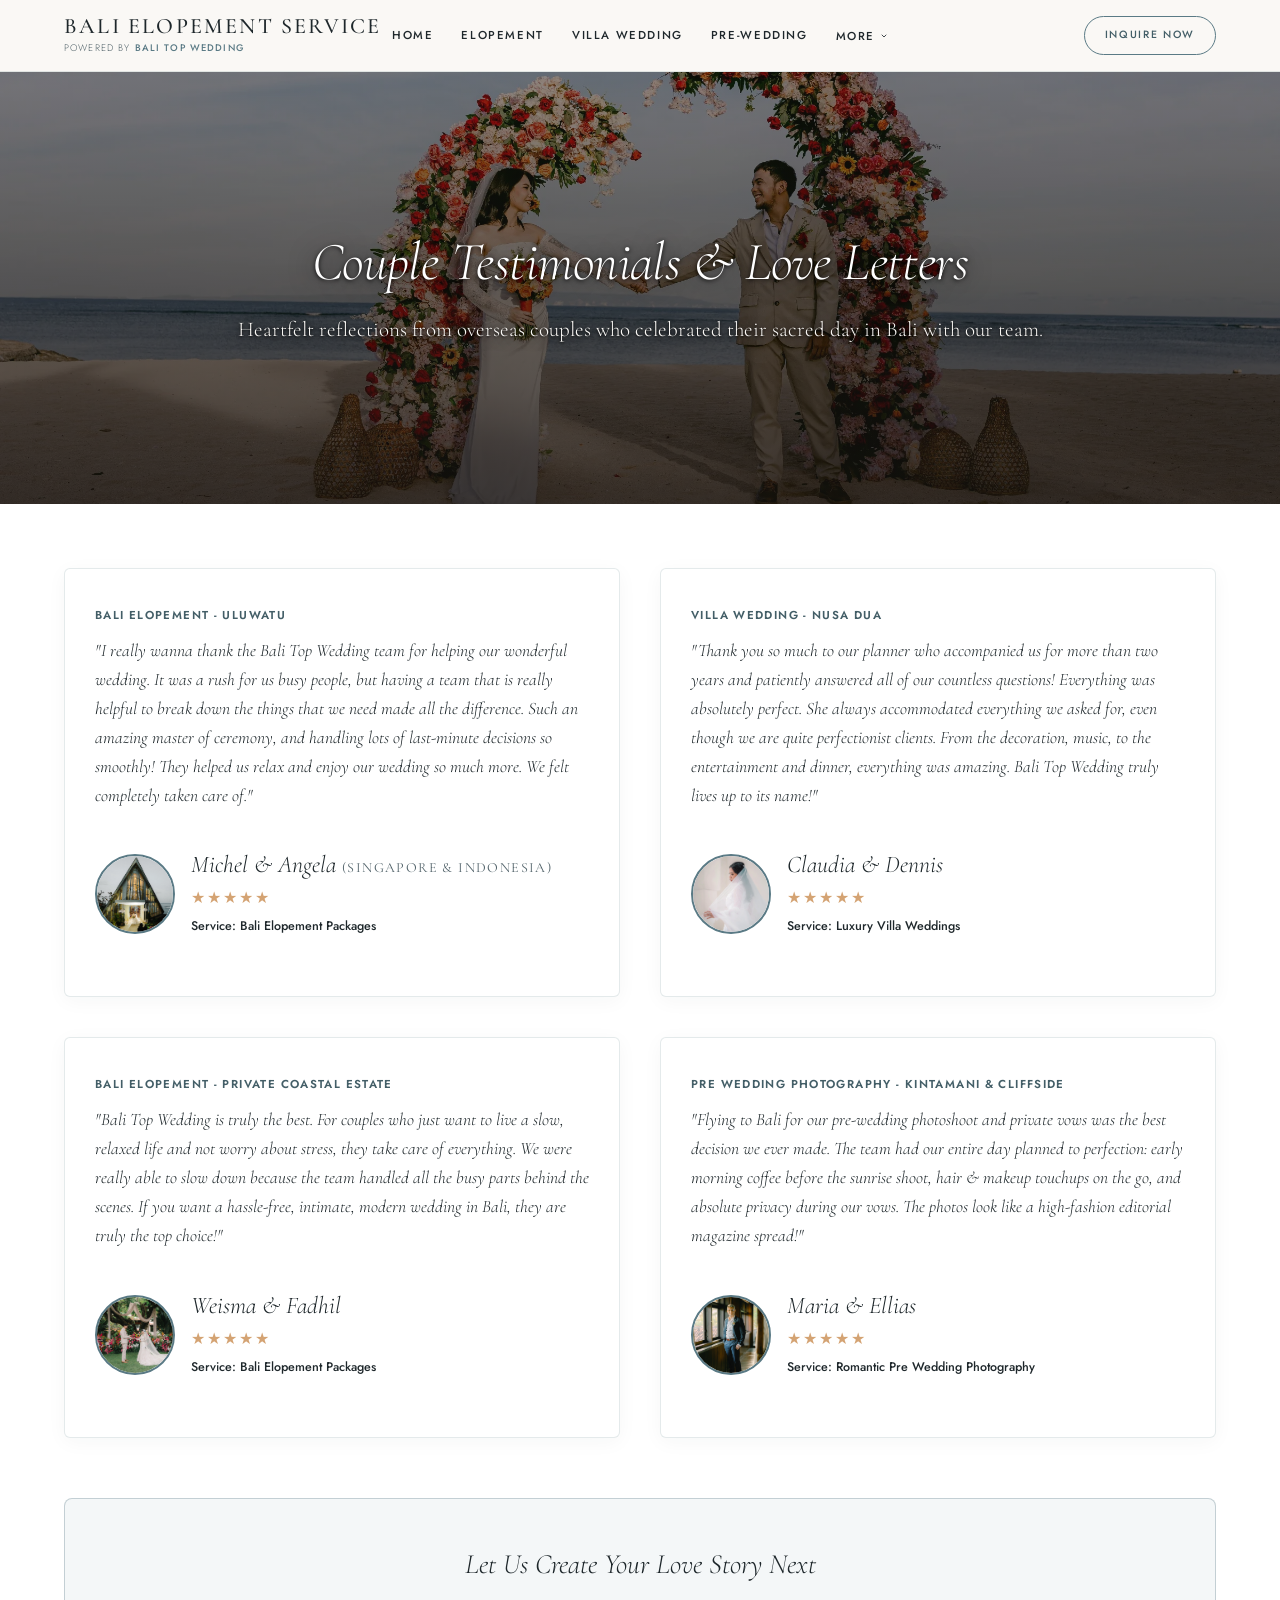
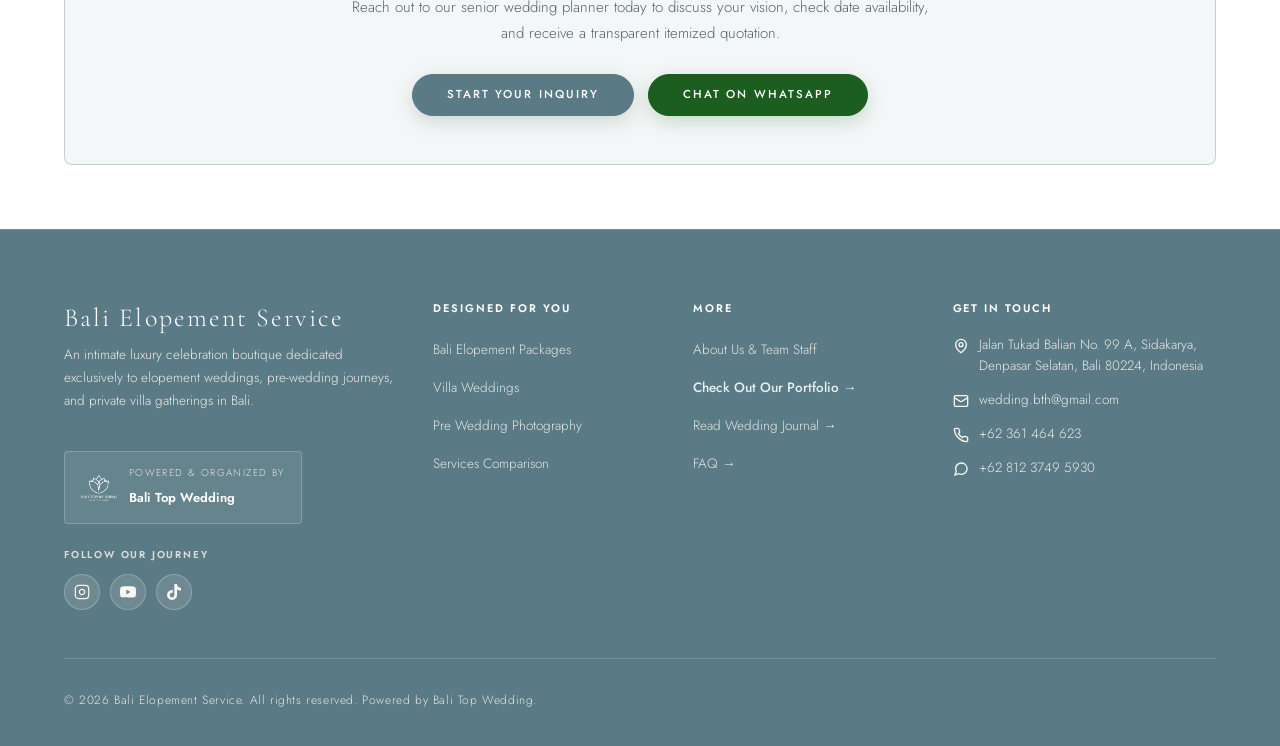
<file: testimonials.html>
<!DOCTYPE html>
<html lang="en">
<head>
  <meta charset="UTF-8">
  <meta name="viewport" content="width=device-width, initial-scale=1.0">
  <title>Client Testimonials — Bali Elopement</title>
  <meta name="description" content="Read real reviews and love stories from international couples who eloped and celebrated intimate weddings in Bali with our team.">
  
  <link rel="icon" type="image/png" href="assets/logo-btw.png">
  <link rel="stylesheet" href="css/style.css">
</head>
<body>

  <!-- Header Component Container -->
  <div id="site-header"></div>

  <!-- ── 3. HERO ── -->
  <header class="hero-inner" style="background-image: linear-gradient(180deg, rgba(20, 16, 14, 0.48) 0%, rgba(20, 16, 14, 0.78) 100%), url('assets/images/hero/hero-testimonials.webp'); background-position: center 72%;">
    <div class="hero-content">
      <h1>Couple Testimonials &amp; Love Letters</h1>
      <p class="hero-subtitle">
        Heartfelt reflections from overseas couples who celebrated their sacred day in Bali with our team.
      </p>
    </div>
  </header>

  <!-- ── 4. TESTIMONIALS CARDS GRID ── -->
  <main class="section">
    <div class="container">
      
      <div class="testimonials-grid" style="grid-template-columns: repeat(2, 1fr); gap: 40px; margin-bottom: 60px;">
        
        <!-- CARD 1: MICHEL & ANGELA -->
        <article class="testimonial-card">
          <div class="testimonial-header" style="margin-bottom: 12px; font-size: 11.5px; letter-spacing: 0.12em; text-transform: uppercase; color: var(--accent-dark); font-weight: 600;">
            Bali Elopement - Uluwatu
          </div>
          <p class="testimonial-quote">
            "I really wanna thank the Bali Top Wedding team for helping our wonderful wedding. It was a rush for us busy people, but having a team that is really helpful to break down the things that we need made all the difference. Such an amazing master of ceremony, and handling lots of last-minute decisions so smoothly! They helped us relax and enjoy our wedding so much more. We felt completely taken care of."
          </p>
          <div class="testimonial-couple" style="margin-top: 20px;">
            <img src="assets/images/couples/michel-angela.webp" alt="Michel and Angela" class="couple-avatar" style="width: 80px; height: 80px;">
            <div class="couple-info">
              <h3 style="font-size: 24px; font-style: italic; margin-bottom: 2px;">
                Michel &amp; Angela <span style="font-weight: 400; font-size: 14px; font-style: normal; color: var(--muted);">(Singapore &amp; Indonesia)</span>
              </h3>
              <div class="star-rating" style="margin: 4px 0;">★★★★★</div>
              <div style="font-size: 12.5px; color: var(--dark); font-weight: 500;">Service: Bali Elopement Packages</div>
            </div>
          </div>
        </article>

        <!-- CARD 2: CLAUDIA & DENNIS -->
        <article class="testimonial-card">
          <div class="testimonial-header" style="margin-bottom: 12px; font-size: 11.5px; letter-spacing: 0.12em; text-transform: uppercase; color: var(--accent-dark); font-weight: 600;">
            Villa Wedding - Nusa Dua
          </div>
          <p class="testimonial-quote">
            "Thank you so much to our planner who accompanied us for more than two years and patiently answered all of our countless questions! Everything was absolutely perfect. She always accommodated everything we asked for, even though we are quite perfectionist clients. From the decoration, music, to the entertainment and dinner, everything was amazing. Bali Top Wedding truly lives up to its name!"
          </p>
          <div class="testimonial-couple" style="margin-top: 20px;">
            <img src="assets/images/couples/claudia-dennis.webp" alt="Claudia and Dennis" class="couple-avatar" style="width: 80px; height: 80px;">
            <div class="couple-info">
              <h3 style="font-size: 24px; font-style: italic; margin-bottom: 2px;">Claudia &amp; Dennis</h3>
              <div class="star-rating" style="margin: 4px 0;">★★★★★</div>
              <div style="font-size: 12.5px; color: var(--dark); font-weight: 500;">Service: Luxury Villa Weddings</div>
            </div>
          </div>
        </article>

        <!-- CARD 3: WEISMA & FADHIL -->
        <article class="testimonial-card">
          <div class="testimonial-header" style="margin-bottom: 12px; font-size: 11.5px; letter-spacing: 0.12em; text-transform: uppercase; color: var(--accent-dark); font-weight: 600;">
            Bali Elopement - Private Coastal Estate
          </div>
          <p class="testimonial-quote">
            "Bali Top Wedding is truly the best. For couples who just want to live a slow, relaxed life and not worry about stress, they take care of everything. We were really able to slow down because the team handled all the busy parts behind the scenes. If you want a hassle-free, intimate, modern wedding in Bali, they are truly the top choice!"
          </p>
          <div class="testimonial-couple" style="margin-top: 20px;">
            <img src="assets/images/couples/weisma-fadhil.webp" alt="Weisma and Fadhil" class="couple-avatar" style="width: 80px; height: 80px;">
            <div class="couple-info">
              <h3 style="font-size: 24px; font-style: italic; margin-bottom: 2px;">Weisma &amp; Fadhil</h3>
              <div class="star-rating" style="margin: 4px 0;">★★★★★</div>
              <div style="font-size: 12.5px; color: var(--dark); font-weight: 500;">Service: Bali Elopement Packages</div>
            </div>
          </div>
        </article>

        <!-- CARD 4: MARIA & ELLIAS -->
        <article class="testimonial-card">
          <div class="testimonial-header" style="margin-bottom: 12px; font-size: 11.5px; letter-spacing: 0.12em; text-transform: uppercase; color: var(--accent-dark); font-weight: 600;">
            Pre Wedding Photography - Kintamani &amp; Cliffside
          </div>
          <p class="testimonial-quote">
            "Flying to Bali for our pre-wedding photoshoot and private vows was the best decision we ever made. The team had our entire day planned to perfection: early morning coffee before the sunrise shoot, hair & makeup touchups on the go, and absolute privacy during our vows. The photos look like a high-fashion editorial magazine spread!"
          </p>
          <div class="testimonial-couple" style="margin-top: 20px;">
            <img src="assets/images/couples/maria-ellias.webp" alt="Maria and Ellias" class="couple-avatar" style="width: 80px; height: 80px;">
            <div class="couple-info">
              <h3 style="font-size: 24px; font-style: italic; margin-bottom: 2px;">Maria &amp; Ellias</h3>
              <div class="star-rating" style="margin: 4px 0;">★★★★★</div>
              <div style="font-size: 12.5px; color: var(--dark); font-weight: 500;">Service: Romantic Pre Wedding Photography</div>
            </div>
          </div>
        </article>

      </div>

      <!-- Bottom Banner -->
      <div style="background-color: var(--nude); border: 1px solid var(--border-strong); border-radius: 8px; padding: 48px; text-align: center;">
        <h3 style="font-size: 28px; font-style: italic; margin-bottom: 12px;">Let Us Create Your Love Story Next</h3>
        <p style="font-size: 15px; color: var(--muted); max-width: 580px; margin: 0 auto 28px;">
          Reach out to our senior wedding planner today to discuss your vision, check date availability, and receive a transparent itemized quotation.
        </p>
        <div class="dual-action-row" style="justify-content: center;">
          <a href="contact.html" class="btn btn-primary">Start Your Inquiry</a>
          <a href="#" data-wa class="btn btn-whatsapp">Chat on WhatsApp</a>
        </div>
      </div>

    </div>
  </main>

  <!-- ── 5. FOOTER ── -->
  <div id="site-footer"></div>

  <script src="js/script.js"></script>
</body>
</html>
</file>
<file: css/style.css>
/* ==========================================================================
   BALI ELOPEMENT — LUXURY EDITORIAL DESIGN SYSTEM
   Intimate Elopement Wedding • Pre-Wedding • Private Villa Wedding
   Powered & Organized by Bali Top Wedding
   ========================================================================== */

/* ── GOOGLE FONTS PRECONNECT & IMPORT ── */
@import url('https://fonts.googleapis.com/css2?family=Cormorant+Garamond:ital,wght@0,300;0,400;0,500;0,600;1,300;1,400;1,600&family=Jost:wght@300;400;500;600&display=swap');

/* ── CSS VARIABLES & DESIGN SYSTEM TOKENS ── */
:root {
  /* Brand Palette (Crisp Clean Modern Coastal Architecture) */
  --cream: #FFFFFF;       /* Crisp Clean White Canvas (Zero Yellow/Cream) */
  --nude: #F4F7F8;        /* Soft Cool Slate Mist for alternating sections */
  --sand: #E3EBEF;
  --linen: #D5E1E7;
  --dark: #1E272B;        /* Deep Charcoal Slate for maximum heading contrast */
  --dark-surface: #141C1F;
  --dark-border: #2B383E;
  
  /* Coastal Slate Tokens (#5A7A85) */
  --coastal: #5A7A85;
  --coastal-dark: #435E67;
  --coastal-light: #7294A0;
  --coastal-surface: #4C6974;
  --sage: #5A7A85;
  --sage-dark: #435E67;
  --sage-light: #7294A0;
  --sage-surface: #4C6974;
  --ivory: #FFFFFF;       /* Crisp Clean White for text on dark backgrounds */
  --ivory-muted: #D5DFE2;

  --muted: #52636A;         /* Slate Grey for elegant, highly legible body copy */
  --muted-light: #7B8F97;
  --accent: #5A7A85;        /* Coastal Slate as the unifying primary accent */
  --accent-light: #7294A0;
  --accent-gold: #5A7A85;
  --accent-dark: #435E67;
  --white: #FFFFFF;
  --card-bg: #FFFFFF;
  
  /* Borders & Shadows */
  --border-subtle: rgba(90, 122, 133, 0.16);
  --border-strong: rgba(90, 122, 133, 0.32);
  --shadow-subtle: 0 4px 20px rgba(30, 39, 43, 0.04);
  --shadow-card: 0 10px 30px rgba(30, 39, 43, 0.07);
  --shadow-hover: 0 16px 40px rgba(90, 122, 133, 0.18);
  --shadow-card: 0 10px 30px rgba(34, 44, 48, 0.07);
  --shadow-hover: 0 16px 40px rgba(90, 122, 133, 0.16);
  
  /* Typography */
  --font-serif: 'Cormorant Garamond', Georgia, serif;
  --font-sans: 'Jost', -apple-system, BlinkMacSystemFont, sans-serif;
  
  /* Layout Spacing */
  --container-max: 1200px;
  --container-wide: 1320px;
  --header-height: 72px;
  --topbar-height: 40px;
  --transition: all 0.3s cubic-bezier(0.25, 1, 0.5, 1);
}

/* ── CSS RESET & BASE STYLES ── */
*, *::before, *::after {
  margin: 0;
  padding: 0;
  box-sizing: border-box;
}

html {
  scroll-behavior: smooth;
  -webkit-font-smoothing: antialiased;
  -moz-osx-font-smoothing: grayscale;
  overflow-x: hidden;
}

body {
  background-color: var(--cream);
  color: var(--dark);
  font-family: var(--font-sans);
  font-size: 16px;
  font-weight: 300;
  line-height: 1.75;
  overflow-x: hidden;
}

img {
  max-width: 100%;
  height: auto;
  display: block;
}

a {
  color: inherit;
  text-decoration: none;
  transition: var(--transition);
}

button, input, select, textarea {
  font-family: inherit;
  font-size: inherit;
  color: inherit;
}

/* ── TYPOGRAPHY HIERARCHY ── */
h1, h2, h3, h4, .serif-title {
  font-family: var(--font-serif);
  font-weight: 300;
  line-height: 1.25;
  color: var(--dark);
}

h1 {
  font-size: clamp(38px, 5.5vw, 68px);
  letter-spacing: -0.01em;
}

h2 {
  font-size: clamp(30px, 4vw, 48px);
}

h3 {
  font-size: clamp(22px, 2.5vw, 32px);
}

h4 {
  font-size: clamp(18px, 1.8vw, 24px);
}

p {
  color: var(--muted);
  margin-bottom: 1.25rem;
}

.text-dark { color: var(--dark); }
.text-muted { color: var(--muted); }
.text-accent { color: var(--accent-gold); }

/* ── CONTAINER & SECTION UTILITIES ── */
.container {
  width: 100%;
  max-width: var(--container-max);
  margin: 0 auto;
  padding: 0 24px;
}

.container-wide {
  width: 100%;
  max-width: var(--container-wide);
  margin: 0 auto;
  padding: 0 24px;
}

.section {
  padding: clamp(44px, 5vw, 72px) 0;
  position: relative;
}

.section-nude {
  background-color: var(--nude);
}

.section-dark {
  background-color: var(--sage);
  color: var(--ivory);
}

.section-dark h1, .section-dark h2, .section-dark h3, .section-dark h4 {
  color: var(--ivory);
}

.section-dark p {
  color: var(--ivory-muted);
}

.section-header {
  text-align: center;
  max-width: 700px;
  margin: 0 auto clamp(28px, 3.5vw, 40px);
}

.section-label {
  display: inline-block;
  font-family: var(--font-sans);
  font-size: 11px;
  font-weight: 500;
  letter-spacing: 0.22em;
  text-transform: uppercase;
  color: var(--accent-dark);
  margin-bottom: 12px;
}

.section-header h2 {
  font-style: italic;
  margin-bottom: 16px;
}

.section-header p {
  font-size: 17px;
  line-height: 1.7;
}

.divider-gold {
  width: 50px;
  height: 1px;
  background-color: var(--accent);
  margin: 20px auto 28px;
}

/* ── LUXURY SEPARATOR SVG ── */
.luxury-separator {
  display: flex;
  justify-content: center;
  align-items: center;
  margin: 28px auto 40px;
  opacity: 0.85;
}

.luxury-separator svg {
  width: 220px;
  height: 20px;
}

/* ==========================================================================
   HEADER: TOPBAR & MAIN NAVIGATION
   ========================================================================== */

#site-header {
  display: block;
  min-height: var(--header-height);
}

#site-footer {
  display: block;
}

/* ── TOPBAR / WELCOMING BAR ── */
.topbar {
  background-color: var(--sage);
  color: var(--ivory);
  height: var(--topbar-height);
  font-size: 11px;
  letter-spacing: 0.08em;
  border-bottom: 1px solid rgba(250, 246, 240, 0.15);
  position: relative;
  z-index: 1010;
}

.topbar-content {
  display: flex;
  align-items: center;
  justify-content: space-between;
  height: 100%;
}

.topbar-powered {
  display: flex;
  align-items: center;
  gap: 10px;
  font-size: 11px;
  letter-spacing: 0.12em;
  text-transform: uppercase;
  color: var(--ivory-muted);
}

.topbar-powered a {
  display: inline-flex;
  align-items: center;
  gap: 8px;
  color: var(--ivory);
  font-weight: 500;
  transition: var(--transition);
}

.topbar-powered a:hover {
  color: #FFFFFF;
}

.topbar-powered img {
  height: 20px;
  width: auto;
  filter: brightness(0) invert(1);
}

.topbar-right {
  display: flex;
  align-items: center;
  gap: 20px;
}

.topbar-contact-item {
  display: inline-flex;
  align-items: center;
  gap: 6px;
  color: var(--ivory-muted);
  font-size: 11px;
  letter-spacing: 0.06em;
}

.topbar-contact-item:hover {
  color: var(--ivory);
}

.topbar-contact-item svg {
  width: 13px;
  height: 13px;
  stroke: var(--ivory-muted);
}

.topbar-badge {
  background-color: rgba(250, 246, 240, 0.12);
  border: 0.5px solid rgba(250, 246, 240, 0.4);
  color: var(--ivory);
  padding: 3px 10px;
  font-size: 9px;
  letter-spacing: 0.16em;
  text-transform: uppercase;
  border-radius: 20px;
}

/* ── MAIN NAVBAR ── */
.navbar {
  position: sticky;
  top: 0;
  left: 0;
  right: 0;
  height: var(--header-height);
  background-color: rgba(250, 248, 245, 0.96);
  backdrop-filter: blur(12px);
  -webkit-backdrop-filter: blur(12px);
  border-bottom: 1px solid var(--border-subtle);
  z-index: 1000;
  transition: var(--transition);
}

.navbar.is-scrolled {
  box-shadow: 0 4px 25px rgba(30, 25, 22, 0.05);
}

/* Equal side columns keep the menu centered regardless of logo width */
.navbar-container {
  display: grid;
  grid-template-columns: 1fr auto 1fr;
  align-items: center;
  height: 100%;
}

/* Brand Logo */
.brand-block {
  display: flex;
  flex-direction: column;
  justify-content: center;
}

.brand-logo {
  display: flex;
  flex-direction: column;
  text-decoration: none;
}

.brand-title {
  font-family: var(--font-serif);
  font-size: 22px;
  letter-spacing: 0.1em;
  text-transform: uppercase;
  color: var(--dark);
  line-height: 1.1;
  font-weight: 500;
}

.brand-subline {
  font-family: var(--font-sans);
  font-size: 9.5px;
  letter-spacing: 0.12em;
  text-transform: uppercase;
  color: var(--muted);
  margin-top: 2px;
}

.brand-subline a {
  color: var(--coastal);
  font-weight: 500;
  transition: var(--transition);
}

.brand-subline a:hover {
  color: var(--coastal-dark);
  text-decoration: underline;
}

/* Desktop Navigation Links */
.nav-links {
  display: flex;
  align-items: center;
  gap: 28px;
  list-style: none;
}

.nav-link {
  font-family: var(--font-sans);
  font-size: 11.5px;
  font-weight: 500;
  letter-spacing: 0.14em;
  text-transform: uppercase;
  color: var(--dark);
  padding: 8px 0;
  position: relative;
  display: inline-flex;
  align-items: center;
  gap: 5px;
}

.nav-link::after {
  content: '';
  position: absolute;
  bottom: 0;
  left: 0;
  width: 0;
  height: 1px;
  background-color: var(--accent);
  transition: width 0.3s ease;
}

.nav-link:hover::after,
.nav-link.active::after {
  width: 100%;
}

.nav-link.active {
  color: var(--accent-dark);
}

/* Dropdown Menu */
.nav-dropdown {
  position: relative;
}

.dropdown-caret {
  width: 8px;
  height: 8px;
  transition: transform 0.25s ease;
}

button.nav-link {
  background: none;
  border: none;
  cursor: pointer;
}

.nav-dropdown:hover .dropdown-caret,
.nav-dropdown:focus-within .dropdown-caret {
  transform: rotate(180deg);
}

.dropdown-menu {
  position: absolute;
  top: 100%;
  left: -20px;
  background-color: var(--white);
  border: 1px solid var(--border-subtle);
  border-radius: 4px;
  min-width: 250px;
  padding: 14px 0;
  box-shadow: var(--shadow-card);
  opacity: 0;
  visibility: hidden;
  transform: translateY(10px);
  transition: var(--transition);
  z-index: 1050;
}

.nav-dropdown:hover .dropdown-menu,
.nav-dropdown:focus-within .dropdown-menu {
  opacity: 1;
  visibility: visible;
  transform: translateY(0);
}

.dropdown-label {
  font-size: 9.5px;
  font-weight: 600;
  letter-spacing: 0.18em;
  text-transform: uppercase;
  color: var(--accent-dark);
  padding: 4px 20px 8px;
  border-bottom: 1px solid rgba(196, 176, 154, 0.2);
  margin-bottom: 6px;
}

.dropdown-item + .dropdown-label {
  margin-top: 8px;
}

.dropdown-item {
  display: block;
  padding: 9px 20px;
  font-family: var(--font-serif);
  font-size: 16.5px;
  color: var(--dark);
  transition: var(--transition);
}

.dropdown-item:hover {
  background-color: var(--nude);
  color: var(--accent-dark);
  padding-left: 24px;
}

.dropdown-item small {
  display: block;
  font-family: var(--font-sans);
  font-size: 10px;
  letter-spacing: 0.08em;
  color: var(--muted);
  text-transform: uppercase;
  margin-top: 2px;
}

/* Navigation Actions */
.navbar-actions {
  display: flex;
  align-items: center;
  justify-self: end;
  gap: 14px;
}

.btn-nav-inquire {
  font-family: var(--font-sans);
  font-size: 10.5px;
  font-weight: 500;
  letter-spacing: 0.16em;
  text-transform: uppercase;
  padding: 9px 20px;
  border: 1px solid var(--sage);
  background: transparent;
  color: var(--sage-dark);
  border-radius: 40px;
  transition: var(--transition);
}

.btn-nav-inquire:hover {
  background-color: var(--sage);
  color: var(--ivory);
  border-color: var(--sage);
}

/* Mobile Hamburger Toggle */
.hamburger {
  display: none;
  flex-direction: column;
  justify-content: space-between;
  width: 26px;
  height: 18px;
  background: transparent;
  border: none;
  cursor: pointer;
  padding: 0;
  z-index: 1100;
}

.hamburger span {
  display: block;
  height: 1.5px;
  width: 100%;
  background-color: var(--dark);
  transition: var(--transition);
}

.hamburger.is-active span:nth-child(1) {
  transform: translateY(8px) rotate(45deg);
}

.hamburger.is-active span:nth-child(2) {
  opacity: 0;
}

.hamburger.is-active span:nth-child(3) {
  transform: translateY(-8px) rotate(-45deg);
}

/* Mobile Menu Drawer */
.mobile-drawer {
  position: fixed;
  top: 0;
  right: 0;
  transform: translateX(100%);
  width: 88%;
  max-width: 360px;
  height: 100vh;
  height: 100dvh;
  background-color: var(--cream);
  border-left: 1px solid var(--border-subtle);
  padding: 24px 22px 24px;
  display: flex;
  flex-direction: column;
  justify-content: space-between;
  transition: transform 0.35s cubic-bezier(0.25, 1, 0.5, 1), visibility 0.35s;
  visibility: hidden;
  z-index: 1090;
  overflow-y: auto;
  scrollbar-width: none;
  -ms-overflow-style: none;
  box-shadow: -10px 0 40px rgba(30, 39, 43, 0.15);
}

.mobile-drawer::-webkit-scrollbar {
  display: none;
}

.mobile-drawer.is-open {
  transform: translateX(0);
  visibility: visible;
}

.mobile-drawer-overlay {
  position: fixed;
  top: 0;
  left: 0;
  width: 100vw;
  height: 100vh;
  height: 100dvh;
  background: rgba(30, 39, 43, 0.5);
  backdrop-filter: blur(3px);
  opacity: 0;
  visibility: hidden;
  transition: opacity 0.3s ease, visibility 0.3s ease;
  z-index: 1080;
}

.mobile-drawer-overlay.is-active {
  opacity: 1;
  visibility: visible;
}

/* Drawer Header with Close Button */
.mobile-drawer-header {
  display: flex;
  align-items: flex-start;
  justify-content: space-between;
  padding-bottom: 16px;
  border-bottom: 1px solid var(--border-subtle);
  margin-bottom: 16px;
}

.mobile-drawer-brand-block {
  display: flex;
  flex-direction: column;
}

.mobile-drawer-title {
  font-family: var(--font-serif);
  font-size: 19px;
  letter-spacing: 0.08em;
  text-transform: uppercase;
  color: var(--dark);
  font-weight: 500;
  line-height: 1.2;
}

.mobile-powered {
  font-family: var(--font-sans);
  font-size: 9px;
  letter-spacing: 0.12em;
  text-transform: uppercase;
  color: var(--muted);
  margin-top: 3px;
}

.mobile-powered a {
  color: var(--coastal);
  text-decoration: underline;
}

.mobile-drawer-close {
  background: transparent;
  border: 1px solid var(--border-subtle);
  border-radius: 50%;
  width: 34px;
  height: 34px;
  display: flex;
  align-items: center;
  justify-content: center;
  color: var(--dark);
  cursor: pointer;
  padding: 0;
  transition: var(--transition);
  flex-shrink: 0;
}

.mobile-drawer-close:hover {
  background: var(--nude);
  color: var(--coastal);
  border-color: var(--coastal);
  transform: rotate(90deg);
}

/* Drawer Navigation List */
.mobile-nav-list {
  list-style: none;
  display: flex;
  flex-direction: column;
  gap: 2px;
}

.mobile-nav-link {
  font-family: var(--font-serif);
  font-size: 19px;
  color: var(--dark);
  display: flex;
  align-items: center;
  justify-content: space-between;
  padding: 9px 0;
  border-bottom: 0.5px solid rgba(90, 122, 133, 0.1);
  text-decoration: none;
  transition: var(--transition);
}

.mobile-nav-link.active {
  color: var(--coastal);
  font-weight: 600;
  font-style: normal;
  padding-left: 6px;
}

.mobile-nav-link.active::after {
  content: '';
  width: 6px;
  height: 6px;
  border-radius: 50%;
  background-color: var(--coastal);
}

.mobile-nav-link:hover {
  color: var(--coastal);
  padding-left: 6px;
}

/* Drawer Secondary Links */
.mobile-nav-divider {
  margin: 14px 0 10px;
  border-top: 1px solid var(--border-subtle);
}

.mobile-nav-label {
  display: block;
  font-family: var(--font-sans);
  font-size: 10px;
  font-weight: 600;
  letter-spacing: 0.18em;
  text-transform: uppercase;
  color: var(--accent-dark);
  margin-bottom: 4px;
}

.mobile-nav-secondary {
  list-style: none;
  display: flex;
  flex-direction: column;
  gap: 2px;
}

.mobile-secondary-link {
  font-family: var(--font-sans);
  font-size: 13px;
  letter-spacing: 0.04em;
  color: var(--muted);
  display: block;
  padding: 7px 0;
  text-decoration: none;
  transition: var(--transition);
}

.mobile-secondary-link:hover {
  color: var(--coastal);
  padding-left: 4px;
}

/* Drawer Footer */
.mobile-drawer-footer {
  margin-top: 18px;
  border-top: 1px solid var(--border-subtle);
  padding-top: 16px;
}

.mobile-drawer-footer .form-dual-actions {
  display: grid;
  grid-template-columns: 1fr 1fr;
  gap: 10px;
}

.mobile-drawer-footer .btn {
  padding: 10px 8px;
  font-size: 11px;
  letter-spacing: 0.06em;
  justify-content: center;
}

/* ==========================================================================
   HERO SECTION (COMPACT ELEGANT FRAMING)
   ========================================================================== */
.hero {
  position: relative;
  min-height: 58vh;
  display: flex;
  align-items: flex-end;
  justify-content: center;
  text-align: center;
  background-color: var(--dark);
  background-image: linear-gradient(180deg, rgba(28, 42, 48, 0.08) 0%, rgba(28, 42, 48, 0.1) 50%, rgba(28, 42, 48, 0.5) 100%), url('../assets/images/pages/001.webp');
  background-size: cover;
  background-position: center 40%;
  color: var(--ivory);
  padding: 60px 24px clamp(40px, 9vh, 88px);
}

.hero-inner {
  position: relative;
  min-height: 48vh;
  display: flex;
  align-items: center;
  justify-content: center;
  text-align: center;
  background-color: var(--dark);
  background-size: cover;
  background-position: center 30%;
  color: #FFFFFF;
  padding: 70px 24px;
  margin-bottom: 0;
  overflow: hidden;
}

.hero-content {
  max-width: 860px;
  margin: 0 auto;
  position: relative;
  z-index: 2;
}

.hero-pill {
  display: inline-flex;
  align-items: center;
  gap: 8px;
  background-color: rgba(20, 16, 14, 0.6);
  border: 1px solid rgba(217, 206, 190, 0.5);
  backdrop-filter: blur(8px);
  -webkit-backdrop-filter: blur(8px);
  color: #FAF8F5 !important;
  padding: 6px 18px;
  border-radius: 30px;
  font-size: 11px;
  letter-spacing: 0.2em;
  text-transform: uppercase;
  margin-bottom: 22px;
  box-shadow: 0 4px 15px rgba(0, 0, 0, 0.3);
}

.hero-pill span {
  color: #FAF8F5 !important;
}

.hero h1,
.hero-inner h1 {
  color: #FFFFFF !important;
  font-family: var(--font-serif);
  font-style: italic;
  font-weight: 300;
  font-size: clamp(34px, 4.2vw, 54px);
  margin-bottom: 18px;
  line-height: 1.25;
  text-shadow: 0 2px 24px rgba(0, 0, 0, 0.7), 0 1px 4px rgba(0, 0, 0, 0.9);
}

.hero p.hero-subtitle,
.hero-inner p.hero-subtitle {
  font-family: var(--font-serif);
  font-size: clamp(17px, 1.8vw, 21px);
  color: #FAF8F5 !important;
  font-weight: 300;
  margin-bottom: 0;
  line-height: 1.65;
  text-shadow: 0 2px 14px rgba(0, 0, 0, 0.75), 0 1px 3px rgba(0, 0, 0, 0.9);
}

.hero-cta-group {
  display: flex;
  align-items: center;
  justify-content: center;
  gap: 18px;
  flex-wrap: wrap;
}

/* ==========================================================================
   BUTTONS (DUAL-ACTION SYSTEM)
   ========================================================================== */
.btn {
  display: inline-flex;
  align-items: center;
  justify-content: center;
  gap: 10px;
  font-family: var(--font-sans);
  font-size: 11.5px;
  font-weight: 500;
  letter-spacing: 0.18em;
  text-transform: uppercase;
  padding: 14px 34px;
  border-radius: 50px;
  cursor: pointer;
  transition: var(--transition);
  text-decoration: none;
  line-height: 1;
}

/* Primary Botanical Sage Button */
.btn-primary {
  background-color: var(--sage);
  color: var(--ivory);
  border: 1px solid var(--sage);
  box-shadow: 0 6px 20px rgba(107, 122, 99, 0.25);
}

.btn-primary:hover {
  background-color: var(--sage-dark);
  border-color: var(--sage-dark);
  color: var(--ivory);
  transform: translateY(-2px);
  box-shadow: 0 8px 24px rgba(85, 98, 78, 0.35);
}

/* Secondary Ghost Button */
.btn-ghost {
  background-color: transparent;
  color: var(--cream);
  border: 1px solid rgba(250, 248, 245, 0.7);
  backdrop-filter: blur(4px);
}

.btn-ghost:hover {
  background-color: var(--cream);
  color: var(--dark);
  border-color: var(--cream);
  transform: translateY(-2px);
}

/* High Contrast Email Button (Tailored for European Clients) */
.btn-email-contrast {
  background-color: var(--ivory);
  color: var(--sage-dark) !important;
  border: 1.5px solid var(--ivory);
  font-weight: 600;
  box-shadow: 0 6px 20px rgba(85, 98, 78, 0.15);
}

.btn-email-contrast:hover {
  background-color: var(--sage-dark);
  color: var(--ivory) !important;
  border-color: var(--sage-dark);
  transform: translateY(-2px);
  box-shadow: 0 10px 25px rgba(85, 98, 78, 0.25);
}

/* WhatsApp Action Button */
.btn-whatsapp {
  background-color: #1B5E20;
  color: #FFFFFF !important;
  border: 1px solid #1B5E20;
  box-shadow: 0 6px 20px rgba(27, 94, 32, 0.2);
}

.btn-whatsapp:hover {
  background-color: #2E7D32;
  border-color: #2E7D32;
  color: #FFFFFF !important;
  transform: translateY(-2px);
  box-shadow: 0 8px 24px rgba(46, 125, 50, 0.35);
}

/* Dual Button Row */
.dual-action-row {
  display: flex;
  align-items: center;
  gap: 14px;
  flex-wrap: wrap;
}

/* ==========================================================================
   HOMEPAGE: 3 SIGNATURE SERVICE CARDS
   ========================================================================== */
.services-grid {
  display: grid;
  grid-template-columns: repeat(3, 1fr);
  gap: 32px;
}

.service-card {
  background-color: var(--card-bg);
  border: 1px solid var(--border-subtle);
  border-radius: 6px;
  overflow: hidden;
  display: flex;
  flex-direction: column;
  transition: var(--transition);
  box-shadow: var(--shadow-subtle);
  position: relative;
}

.service-card:hover {
  transform: translateY(-6px);
  box-shadow: var(--shadow-hover);
  border-color: var(--coastal);
}

.service-card.is-featured {
  border-color: var(--coastal);
  box-shadow: 0 12px 36px rgba(90, 122, 133, 0.18);
}

.service-badge {
  position: absolute;
  top: 18px;
  left: 18px;
  background-color: var(--coastal);
  color: var(--ivory);
  font-family: var(--font-sans);
  font-size: 9.5px;
  font-weight: 600;
  letter-spacing: 0.16em;
  text-transform: uppercase;
  padding: 5px 14px;
  border-radius: 30px;
  backdrop-filter: blur(6px);
  z-index: 2;
  box-shadow: 0 4px 12px rgba(90, 122, 133, 0.25);
}

.service-card.is-featured .service-badge {
  background-color: var(--coastal-dark);
  color: var(--ivory);
  font-weight: 600;
}

.service-card-image {
  position: relative;
  aspect-ratio: 16 / 11;
  overflow: hidden;
}

.service-card-image img {
  width: 100%;
  height: 100%;
  object-fit: cover;
  transition: transform 0.8s cubic-bezier(0.25, 1, 0.5, 1);
}

.service-card:hover .service-card-image img {
  transform: scale(1.05);
}

.service-card-body {
  padding: 32px 28px;
  display: flex;
  flex-direction: column;
  flex-grow: 1;
}

.service-card-category {
  font-size: 10.5px;
  font-weight: 600;
  letter-spacing: 0.18em;
  text-transform: uppercase;
  color: var(--coastal);
  margin-bottom: 6px;
}

.service-card-title {
  font-size: 26px;
  font-style: italic;
  margin-bottom: 12px;
  line-height: 1.25;
  min-height: 65px;
}

.service-card-desc {
  font-size: 14.5px;
  line-height: 1.65;
  color: var(--muted);
  margin-bottom: 22px;
  min-height: 96px;
}

.service-pricing-box {
  background-color: var(--nude);
  border: 1px solid rgba(196, 176, 154, 0.4);
  border-radius: 4px;
  padding: 16px 20px;
  margin-bottom: 24px;
  min-height: 95px;
  display: flex;
  flex-direction: column;
  justify-content: center;
}

.pricing-label {
  font-size: 10px;
  letter-spacing: 0.14em;
  text-transform: uppercase;
  color: var(--muted);
  display: block;
  margin-bottom: 2px;
}

.pricing-amount {
  display: flex;
  flex-direction: column;
  gap: 3px;
  margin-top: 4px;
}

.pricing-amount > span:first-child {
  font-family: var(--font-serif);
  font-size: 22px;
  font-weight: 600;
  color: var(--dark);
  line-height: 1.2;
  white-space: nowrap;
}

.pricing-converted {
  font-family: var(--font-sans);
  font-size: 12px;
  color: var(--accent-dark);
  font-weight: 500;
  letter-spacing: 0.02em;
  white-space: nowrap;
}

.service-highlights {
  list-style: none;
  margin-bottom: 28px;
  flex-grow: 1;
}

.service-highlights li {
  font-size: 13.5px;
  color: var(--dark);
  padding: 6px 0;
  display: flex;
  align-items: center;
  gap: 10px;
  border-bottom: 1px dashed rgba(196, 176, 154, 0.25);
}

.service-highlights li:last-child {
  border-bottom: none;
}

.service-highlights svg {
  width: 14px;
  height: 14px;
  stroke: var(--accent-gold);
  flex-shrink: 0;
}

.service-card-footer {
  margin-top: auto;
  display: flex;
  flex-direction: column;
  gap: 10px;
}

/* ==========================================================================
   DYNAMIC BRICK / MASONRY GRID (5-7 CURATED PHOTOS)
   ========================================================================== */
.brick-gallery {
  display: grid;
  grid-template-columns: repeat(12, 1fr);
  grid-auto-rows: 85px;
  gap: 16px;
  margin: 36px 0 54px;
}

.brick-item {
  position: relative;
  overflow: hidden;
  border-radius: 4px;
  border: 1px solid var(--border-subtle);
  background-color: var(--nude);
  cursor: pointer;
}

.brick-item img {
  width: 100%;
  height: 100%;
  object-fit: cover;
  transition: transform 0.6s cubic-bezier(0.25, 1, 0.5, 1), filter 0.3s ease;
}

.brick-item:hover img {
  transform: scale(1.04);
  filter: brightness(0.96);
}

.brick-overlay {
  position: absolute;
  inset: 0;
  background: linear-gradient(180deg, transparent 60%, rgba(30, 25, 22, 0.6) 100%);
  opacity: 0;
  transition: opacity 0.3s ease;
  display: flex;
  align-items: flex-end;
  padding: 16px;
  color: var(--cream);
  font-size: 12px;
  letter-spacing: 0.1em;
  text-transform: uppercase;
}

.brick-item:hover .brick-overlay {
  opacity: 1;
}

/* Strategic Grid Spanning for 7 photos: No Gaps, Interlocking */
/* Item 1: Large Featured Portrait */
.brick-span-1 {
  grid-column: span 5;
  grid-row: span 6;
}

/* Item 2: Top Landscape */
.brick-span-2 {
  grid-column: span 4;
  grid-row: span 3;
}

/* Item 3: Tall Slim Portrait */
.brick-span-3 {
  grid-column: span 3;
  grid-row: span 6;
}

/* Item 4: Bottom Landscape */
.brick-span-4 {
  grid-column: span 4;
  grid-row: span 3;
}

/* Items 5-8: Bottom row of four */
.brick-span-5,
.brick-span-6,
.brick-span-7,
.brick-span-8 {
  grid-column: span 3;
  grid-row: span 3;
}

/* ==========================================================================
   ELOPEMENT SUMMARY GRID (OVERVIEW PAGE)
   ========================================================================== */
.elopement-summary-grid {
  display: grid;
  grid-template-columns: repeat(3, 1fr);
  gap: 24px;
}

.elopement-summary-card {
  text-decoration: none;
  color: inherit;
  display: flex;
  flex-direction: column;
  height: 100%;
}

.elopement-summary-card .service-card-body {
  padding: 24px 20px;
  display: flex;
  flex-direction: column;
  flex-grow: 1;
}

.elopement-card-tagline {
  font-family: var(--font-serif);
  font-size: 16.5px;
  line-height: 1.45;
  color: var(--dark);
  font-style: normal;
  margin-bottom: 20px;
  flex-grow: 1;
  min-height: auto;
}

.elopement-summary-card .elopement-card-tagline {
  flex-grow: 0;
  margin-bottom: 8px;
  font-size: 20px;
}

.elopement-summary-card .service-card-desc {
  min-height: auto;
  flex-grow: 1;
  font-size: 14px;
  margin-bottom: 18px;
}

.elopement-card-footer {
  margin-top: auto;
  padding-top: 14px;
  border-top: 1px solid var(--border-subtle);
  display: flex;
  align-items: baseline;
  justify-content: space-between;
  gap: 8px;
  flex-wrap: wrap;
}

.elopement-card-price {
  font-family: var(--font-serif);
  font-size: 17.5px;
  font-weight: 600;
  color: var(--accent-dark);
}

.elopement-card-link {
  font-family: var(--font-sans);
  font-size: 11px;
  font-weight: 500;
  letter-spacing: 0.12em;
  text-transform: uppercase;
  color: var(--coastal);
  transition: var(--transition);
  display: inline-flex;
  align-items: center;
  gap: 4px;
}

.elopement-summary-card:hover .elopement-card-link {
  color: var(--coastal-dark);
  transform: translateX(3px);
}

.elopement-summary-cta {
  margin-top: 48px;
  text-align: center;
  padding: 36px 24px;
  background-color: var(--nude);
  border: 1px solid var(--border-subtle);
  border-radius: 6px;
}

.pkg-back-link {
  display: inline-flex;
  align-items: center;
  gap: 6px;
  font-family: var(--font-sans);
  font-size: 11.5px;
  font-weight: 500;
  letter-spacing: 0.12em;
  text-transform: uppercase;
  color: var(--coastal);
  text-decoration: none;
  transition: var(--transition);
  margin-bottom: 14px;
}

.pkg-back-link:hover {
  color: var(--coastal-dark);
  transform: translateX(-3px);
}

@media (max-width: 1024px) {
  .elopement-summary-grid {
    grid-template-columns: repeat(2, 1fr);
    gap: 20px;
  }
}

@media (max-width: 640px) {
  .elopement-summary-grid {
    grid-template-columns: 1fr;
    gap: 20px;
  }
}

/* ==========================================================================
   PACKAGE DETAIL: STRUCTURED WRAPPER & INQUIRY FORM
   ========================================================================== */
.package-wrapper {
  background-color: var(--card-bg);
  border: 1px solid var(--border-subtle);
  border-radius: 8px;
  padding: clamp(30px, 5vw, 60px);
  box-shadow: var(--shadow-card);
  margin-top: 10px;
  position: relative;
  z-index: 10;
}

.package-header-bar {
  display: flex;
  justify-content: space-between;
  align-items: flex-start;
  gap: 30px;
  border-bottom: 1px solid var(--border-subtle);
  padding-bottom: 28px;
  margin-bottom: 32px;
  flex-wrap: wrap;
}

.package-header-left {
  max-width: 680px;
}

.package-header-right {
  text-align: right;
  min-width: 240px;
}

.package-price-tag {
  font-family: var(--font-serif);
  font-size: 34px;
  font-weight: 600;
  color: var(--dark);
  line-height: 1.1;
}

.package-price-sub {
  font-size: 13px;
  color: var(--accent-dark);
  font-weight: 500;
  margin-top: 4px;
}

.package-content-grid {
  display: grid;
  grid-template-columns: 1.5fr 1fr;
  gap: 48px;
  align-items: start;
}

/* Inclusions & Timeline styling */
.inclusions-list {
  list-style: none;
  display: grid;
  grid-template-columns: 1fr;
  gap: 12px;
  margin: 20px 0 36px;
}

.inclusion-item {
  display: flex;
  align-items: flex-start;
  gap: 14px;
  padding: 14px 18px;
  background-color: var(--white);
  border-radius: 6px;
  border: 1px solid rgba(90, 122, 133, 0.16);
  border-left: 3px solid var(--coastal);
  box-shadow: 0 2px 8px rgba(30, 39, 43, 0.03);
}

.inclusion-item svg {
  width: 18px;
  height: 18px;
  stroke: var(--coastal);
  flex-shrink: 0;
  margin-top: 2px;
}

.timeline-track {
  position: relative;
  padding-left: 28px;
  border-left: 1px solid var(--border-strong);
  margin: 24px 0 36px;
}

.timeline-node {
  position: relative;
  margin-bottom: 24px;
}

.timeline-node::before {
  content: '';
  position: absolute;
  left: -33px;
  top: 4px;
  width: 9px;
  height: 9px;
  border-radius: 50%;
  background-color: var(--coastal);
  border: 2px solid var(--white);
}

.timeline-time {
  font-size: 12px;
  font-weight: 600;
  color: var(--coastal-dark);
  letter-spacing: 0.1em;
  text-transform: uppercase;
}

.timeline-title {
  font-family: var(--font-serif);
  font-size: 18px;
  color: var(--dark);
  margin-top: 2px;
}

/* Integrated Reservation / Inquiry Form */
.inquiry-card {
  background-color: var(--white);
  border: 1px solid rgba(90, 122, 133, 0.22);
  border-radius: 8px;
  padding: 32px 28px;
  position: sticky;
  top: 100px;
  box-shadow: 0 10px 30px rgba(30, 39, 43, 0.06);
}

.inquiry-card-header {
  border-bottom: 1px solid rgba(90, 122, 133, 0.18);
  padding-bottom: 16px;
  margin-bottom: 20px;
}

.inquiry-card-title {
  font-size: 24px;
  font-style: italic;
  margin-bottom: 6px;
}

.inquiry-card-sub {
  font-size: 13px;
  color: var(--muted);
  line-height: 1.5;
  margin-bottom: 0;
}

.form-group {
  margin-bottom: 18px;
}

.form-label {
  display: block;
  font-size: 11px;
  font-weight: 500;
  letter-spacing: 0.14em;
  text-transform: uppercase;
  color: var(--dark);
  margin-bottom: 6px;
}

.form-control {
  width: 100%;
  padding: 12px 14px;
  background-color: var(--white);
  border: 1px solid var(--border-subtle);
  border-radius: 4px;
  font-size: 14.5px;
  color: var(--dark);
  transition: var(--transition);
}

.form-control:focus {
  outline: none;
  border-color: var(--accent-gold);
  box-shadow: 0 0 0 3px rgba(196, 176, 154, 0.2);
}

textarea.form-control {
  resize: vertical;
  min-height: 90px;
}

.form-dual-actions {
  display: flex;
  flex-direction: column;
  gap: 12px;
  margin-top: 24px;
}

.form-dual-actions .btn {
  width: 100%;
}

.form-note {
  font-size: 11.5px;
  color: var(--muted);
  text-align: center;
  margin-top: 14px;
  line-height: 1.5;
}

/* ==========================================================================
   BLOG / JOURNAL: 3 PINNED ARTICLES SYSTEM
   ========================================================================== */
.pinned-banner {
  display: flex;
  align-items: center;
  gap: 10px;
  font-size: 11.5px;
  font-weight: 600;
  letter-spacing: 0.2em;
  text-transform: uppercase;
  color: var(--accent-dark);
  margin-bottom: 24px;
}

.pinned-banner svg {
  width: 16px;
  height: 16px;
  stroke: var(--accent-gold);
}

.pinned-grid {
  display: grid;
  grid-template-columns: repeat(3, 1fr);
  gap: 28px;
  margin-bottom: 60px;
}

.pinned-card {
  background-color: var(--card-bg);
  border: 1px solid var(--border-strong);
  border-radius: 6px;
  overflow: hidden;
  display: flex;
  flex-direction: column;
  box-shadow: var(--shadow-subtle);
  position: relative;
  transition: var(--transition);
}

.pinned-card:hover {
  transform: translateY(-5px);
  box-shadow: var(--shadow-hover);
  border-color: var(--accent-gold);
}

.pinned-tag {
  position: absolute;
  top: 14px;
  left: 14px;
  background-color: var(--accent-gold);
  color: var(--dark);
  font-size: 9px;
  font-weight: 600;
  letter-spacing: 0.16em;
  text-transform: uppercase;
  padding: 4px 10px;
  border-radius: 20px;
  z-index: 2;
}

.article-thumb {
  aspect-ratio: 16 / 10;
  overflow: hidden;
  position: relative;
}

.article-thumb img {
  width: 100%;
  height: 100%;
  object-fit: cover;
  transition: transform 0.6s ease;
}

.pinned-card:hover .article-thumb img {
  transform: scale(1.05);
}

.article-body {
  padding: 24px 22px;
  display: flex;
  flex-direction: column;
  flex-grow: 1;
}

.article-meta {
  display: flex;
  align-items: center;
  gap: 12px;
  font-size: 11px;
  color: var(--muted);
  letter-spacing: 0.08em;
  text-transform: uppercase;
  margin-bottom: 10px;
}

.article-title {
  font-size: 22px;
  font-style: italic;
  line-height: 1.3;
  margin-bottom: 12px;
}

.article-excerpt {
  font-size: 14px;
  color: var(--muted);
  line-height: 1.6;
  margin-bottom: 18px;
}

.article-link {
  margin-top: auto;
  font-size: 11.5px;
  font-weight: 500;
  letter-spacing: 0.16em;
  text-transform: uppercase;
  color: var(--dark);
  display: inline-flex;
  align-items: center;
  gap: 6px;
}

.article-link:hover {
  color: var(--accent-dark);
  padding-left: 4px;
}

/* ==========================================================================
   TESTIMONIALS SECTION
   ========================================================================== */
.testimonials-grid {
  display: grid;
  grid-template-columns: repeat(3, 1fr);
  gap: 32px;
}

.testimonial-card {
  background-color: var(--card-bg);
  border: 1px solid var(--border-subtle);
  border-radius: 6px;
  padding: 36px 30px;
  display: flex;
  flex-direction: column;
  box-shadow: var(--shadow-subtle);
  transition: var(--transition);
}

.testimonial-card:hover {
  transform: translateY(-4px);
  box-shadow: var(--shadow-card);
  border-color: var(--coastal);
}

.testimonial-couple {
  display: flex;
  align-items: center;
  gap: 16px;
  margin-bottom: 22px;
}

.couple-avatar {
  width: 64px;
  height: 64px;
  border-radius: 50%;
  object-fit: cover;
  border: 2px solid var(--coastal);
}

.couple-info h4 {
  font-size: 20px;
  line-height: 1.2;
}

.couple-info span {
  font-size: 11px;
  letter-spacing: 0.1em;
  text-transform: uppercase;
  color: var(--accent-dark);
}

.testimonial-quote {
  font-family: var(--font-serif);
  font-size: 17.5px;
  font-style: italic;
  line-height: 1.65;
  color: var(--dark);
  margin-bottom: 20px;
  flex-grow: 1;
}

.testimonial-footer {
  display: flex;
  align-items: center;
  justify-content: space-between;
  border-top: 1px solid rgba(196, 176, 154, 0.25);
  padding-top: 14px;
  font-size: 11px;
  color: var(--muted);
}

.star-rating {
  color: #D4A373;
  letter-spacing: 2px;
}

/* ==========================================================================
   ABOUT US EDITORIAL SPLIT SECTION
   ========================================================================== */
.about-split-layout {
  display: grid;
  grid-template-columns: 1.1fr 1.2fr;
  gap: 56px;
  align-items: center;
}

.about-text-col {
  padding-right: 10px;
}

.about-photo-col {
  position: relative;
}

.about-photo-wrapper {
  position: relative;
  border-radius: 8px;
  overflow: hidden;
  box-shadow: 0 16px 45px rgba(30, 25, 22, 0.12);
  border: 1px solid var(--border-subtle);
}

.about-photo-wrapper img {
  width: 100%;
  height: auto;
  display: block;
  transition: transform 0.8s ease;
}

.about-photo-wrapper:hover img {
  transform: scale(1.02);
}

.about-photo-badge {
  position: absolute;
  bottom: 18px;
  left: 18px;
  background: rgba(30, 25, 22, 0.78);
  backdrop-filter: blur(8px);
  -webkit-backdrop-filter: blur(8px);
  color: var(--ivory);
  font-size: 11px;
  letter-spacing: 0.14em;
  text-transform: uppercase;
  padding: 8px 18px;
  border-radius: 30px;
  border: 1px solid rgba(255, 255, 255, 0.2);
}

.about-stats-row {
  display: flex;
  gap: 32px;
  margin-top: 10px;
  padding-top: 24px;
  border-top: 1px solid var(--border-subtle);
}

.about-stat {
  display: flex;
  flex-direction: column;
}

.stat-number {
  font-family: var(--font-serif);
  font-size: 32px;
  font-weight: 500;
  color: var(--coastal);
  line-height: 1.1;
}

.stat-label {
  font-size: 11px;
  letter-spacing: 0.1em;
  text-transform: uppercase;
  color: var(--muted);
  margin-top: 4px;
}

@media (max-width: 900px) {
  .about-split-layout {
    grid-template-columns: 1fr;
    gap: 40px;
  }
  .about-text-col {
    padding-right: 0;
  }
}

/* ==========================================================================
   FAQ
   ========================================================================== */
.faq-container {
  max-width: 800px;
}

.faq-group {
  margin-bottom: 40px;
}

.faq-group-title {
  font-size: 26px;
  font-style: italic;
  margin-bottom: 12px;
}

.faq-item {
  border-bottom: 1px solid var(--border-subtle);
}

.faq-item summary {
  display: flex;
  justify-content: space-between;
  align-items: center;
  gap: 20px;
  padding: 16px 0;
  font-family: var(--font-serif);
  font-size: 20px;
  color: var(--dark);
  cursor: pointer;
  list-style: none;
}

.faq-item summary::-webkit-details-marker {
  display: none;
}

.faq-item summary::after {
  content: '+';
  flex-shrink: 0;
  font-family: var(--font-sans);
  font-size: 22px;
  font-weight: 300;
  color: var(--coastal);
}

.faq-item[open] summary::after {
  content: '\2212';
}

.faq-answer {
  padding-bottom: 18px;
}

.faq-answer p {
  font-size: 15.5px;
  line-height: 1.75;
  color: var(--muted);
  margin-bottom: 10px;
}

.faq-answer p:last-child {
  margin-bottom: 0;
}

.faq-answer ul {
  margin: 0 0 12px 20px;
  font-size: 15.5px;
  line-height: 1.75;
  color: var(--muted);
}

.faq-cta {
  text-align: center;
}

.faq-cta h3 {
  font-style: italic;
  margin-bottom: 16px;
}

.faq-cta .dual-action-row {
  justify-content: center;
}

/* ==========================================================================
   FOOTER SECTION
   ========================================================================== */
.site-footer {
  background-color: var(--sage);
  color: #FAF6F0;
  padding: 72px 0 36px;
  border-top: 1px solid rgba(250, 246, 240, 0.18);
}

.site-footer p {
  color: #FAF6F0;
}

.footer-grid {
  display: grid;
  grid-template-columns: 1.5fr 1fr 1fr 1.2fr;
  gap: 40px;
  padding-bottom: 48px;
  border-bottom: 1px solid rgba(250, 246, 240, 0.18);
  margin-bottom: 32px;
}

.footer-col-title {
  font-family: var(--font-sans);
  font-size: 11px;
  font-weight: 600;
  letter-spacing: 0.18em;
  text-transform: uppercase;
  color: #FFFFFF;
  margin-bottom: 20px;
}

.footer-brand h3 {
  color: #FFFFFF;
  font-size: 26px;
  letter-spacing: 0.08em;
  margin-bottom: 10px;
}

.footer-brand p {
  color: #FAF6F0;
  opacity: 0.92;
  font-size: 13.5px;
  line-height: 1.7;
}

.footer-parent-box {
  background-color: rgba(250, 246, 240, 0.08);
  border: 1px solid rgba(250, 246, 240, 0.22);
  border-radius: 4px;
  padding: 12px 16px;
  margin-top: 18px;
  display: inline-flex;
  align-items: center;
  gap: 12px;
}

.footer-parent-box span {
  color: #FAF6F0 !important;
  opacity: 0.85;
}

.footer-parent-box a {
  color: #FFFFFF !important;
}

.footer-parent-box img {
  height: 26px;
  width: auto;
  filter: brightness(0) invert(1);
  opacity: 0.95;
}

/* Footer Social Media Channels */
.footer-socials {
  margin-top: 22px;
}

.footer-social-label {
  display: block;
  font-family: var(--font-sans);
  font-size: 10px;
  font-weight: 600;
  letter-spacing: 0.18em;
  text-transform: uppercase;
  color: #FAF6F0;
  opacity: 0.8;
  margin-bottom: 10px;
}

.footer-social-icons {
  display: flex;
  align-items: center;
  gap: 10px;
}

.footer-social-link {
  width: 36px;
  height: 36px;
  border-radius: 50%;
  background-color: rgba(250, 246, 240, 0.12);
  border: 1px solid rgba(250, 246, 240, 0.25);
  display: inline-flex;
  align-items: center;
  justify-content: center;
  color: #FAF6F0;
  text-decoration: none;
  transition: var(--transition);
}

.footer-social-link svg {
  width: 16px;
  height: 16px;
  transition: transform 0.25s ease;
}

.footer-social-link:hover {
  background-color: #FAF6F0;
  color: #435E67;
  border-color: #FAF6F0;
  transform: translateY(-2px);
  box-shadow: 0 4px 14px rgba(0, 0, 0, 0.2);
}

.footer-social-link:hover svg {
  transform: scale(1.12);
}

.footer-links {
  list-style: none;
  display: flex;
  flex-direction: column;
  gap: 10px;
}

.footer-links a {
  color: #FAF6F0;
  opacity: 0.88;
  font-size: 13.5px;
  transition: var(--transition);
}

.footer-links a:hover {
  color: #FFFFFF;
  opacity: 1;
  padding-left: 4px;
}

.footer-contact-list {
  list-style: none;
  display: flex;
  flex-direction: column;
  gap: 14px;
}

.footer-contact-item {
  display: flex;
  align-items: flex-start;
  gap: 10px;
  font-size: 13.5px;
  color: #FAF6F0;
  line-height: 1.5;
}

.footer-contact-item span,
.footer-contact-item a {
  color: #FAF6F0;
  opacity: 0.92;
  text-decoration: none;
  transition: var(--transition);
}

.footer-contact-item a:hover {
  color: #FFFFFF;
  opacity: 1;
  text-decoration: underline;
}

.footer-contact-item svg {
  width: 16px;
  height: 16px;
  stroke: #FAF6F0;
  flex-shrink: 0;
  margin-top: 3px;
}

.footer-bottom {
  display: flex;
  align-items: center;
  justify-content: space-between;
  font-size: 12px;
  color: #FAF6F0;
  letter-spacing: 0.05em;
  flex-wrap: wrap;
  gap: 16px;
}

.footer-bottom p {
  color: #FAF6F0 !important;
  font-size: 12px;
  letter-spacing: 0.05em;
  margin-bottom: 0;
  line-height: 1.6;
}

.footer-bottom p:last-child {
  opacity: 0.88;
}

/* ── OPTIONAL: LUMINOUS CLEAN WHITE FOOTER VARIANT ── */
.site-footer.site-footer-light {
  background-color: #FFFFFF;
  color: var(--dark);
  border-top: 1px solid var(--border-subtle);
}

.site-footer.site-footer-light .footer-grid {
  border-bottom: 1px solid var(--border-subtle);
}

.site-footer.site-footer-light .footer-col-title {
  color: var(--coastal);
}

.site-footer.site-footer-light .footer-brand h3 {
  color: var(--dark);
}

.site-footer.site-footer-light .footer-brand p {
  color: var(--muted);
}

.site-footer.site-footer-light .footer-parent-box {
  background-color: var(--nude);
  border: 1px solid var(--border-subtle);
}

.site-footer.site-footer-light .footer-parent-box span {
  color: var(--muted) !important;
}

.site-footer.site-footer-light .footer-parent-box a {
  color: var(--dark) !important;
}

.site-footer.site-footer-light .footer-parent-box img {
  filter: none;
  opacity: 0.85;
}

.site-footer.site-footer-light .footer-links a {
  color: var(--muted);
}

.site-footer.site-footer-light .footer-links a:hover {
  color: var(--coastal);
}

.site-footer.site-footer-light .footer-contact-item {
  color: var(--muted);
}

.site-footer.site-footer-light .footer-contact-item a {
  color: var(--muted);
}

.site-footer.site-footer-light .footer-contact-item a:hover {
  color: var(--coastal);
}

.site-footer.site-footer-light .footer-contact-item svg {
  stroke: var(--coastal);
}

.site-footer.site-footer-light .footer-bottom {
  color: var(--muted-light);
}

/* ==========================================================================
   MODALS: LIGHTBOX & SUCCESS POPUP
   ========================================================================== */
.modal-overlay {
  position: fixed;
  inset: 0;
  background-color: rgba(30, 25, 22, 0.9);
  backdrop-filter: blur(8px);
  display: flex;
  align-items: center;
  justify-content: center;
  padding: 24px;
  opacity: 0;
  visibility: hidden;
  transition: var(--transition);
  z-index: 2000;
}

.modal-overlay.is-active {
  opacity: 1;
  visibility: visible;
}

.modal-container {
  background-color: var(--cream);
  border: 1px solid var(--border-strong);
  border-radius: 8px;
  max-width: 580px;
  width: 100%;
  padding: 40px 36px;
  position: relative;
  text-align: center;
  transform: scale(0.95);
  transition: var(--transition);
}

.modal-overlay.is-active .modal-container {
  transform: scale(1);
}

.modal-close {
  position: absolute;
  top: 18px;
  right: 18px;
  background: transparent;
  border: none;
  cursor: pointer;
  width: 32px;
  height: 32px;
  display: flex;
  align-items: center;
  justify-content: center;
  color: var(--dark);
}

/* Lightbox specific */
.lightbox-content {
  max-width: 90vw;
  max-height: 85vh;
  object-fit: contain;
  border-radius: 4px;
  box-shadow: 0 20px 60px rgba(0,0,0,0.5);
}

/* ==========================================================================
   RESPONSIVE BREAKPOINTS (MOBILE FIRST ADAPTATION)
   ========================================================================== */
/* Five menu items: keep the brand on one line on small laptops */
@media (max-width: 1240px) and (min-width: 921px) {
  .brand-title {
    font-size: 18px;
    letter-spacing: 0.06em;
    white-space: nowrap;
  }
  .nav-links {
    gap: 18px;
  }
  .nav-link {
    font-size: 11px;
    letter-spacing: 0.1em;
  }
  .btn-nav-inquire {
    padding-left: 16px;
    padding-right: 16px;
  }
}

@media (max-width: 1040px) and (min-width: 921px) {
  .brand-title {
    font-size: 15px;
  }
  .brand-subline {
    font-size: 8px;
  }
  .nav-links {
    gap: 14px;
  }
  .nav-link {
    font-size: 10.5px;
    letter-spacing: 0.08em;
  }
}

@media (max-width: 1080px) {
  .services-grid {
    grid-template-columns: repeat(2, 1fr);
  }
  
  .services-grid .service-card:last-child {
    grid-column: span 2;
  }
  
  .package-content-grid {
    grid-template-columns: 1fr;
    gap: 40px;
  }
  
  .inquiry-card {
    position: static;
  }
  
  .features-grid {
    grid-template-columns: repeat(2, 1fr);
  }
  
  .footer-grid {
    grid-template-columns: 1fr 1fr;
  }
}

@media (max-width: 920px) {
  :root {
    --header-height: 64px;
  }
  
  .topbar {
    display: none; /* Hide topbar on mobile to save vertical real estate */
  }

  .navbar {
    height: var(--header-height);
  }

  .navbar-container {
    padding: 0 18px;
    height: 100%;
    display: flex;
    align-items: center;
    justify-content: space-between;
  }

  .brand-block {
    display: flex;
    flex-direction: column;
    justify-content: center;
    flex: 1;
    min-width: 0;
  }

  .brand-title {
    font-size: 17px;
    letter-spacing: 0.08em;
    white-space: nowrap;
    overflow: hidden;
    text-overflow: ellipsis;
    line-height: 1.2;
  }

  .brand-subline {
    font-size: 8.5px;
    letter-spacing: 0.1em;
    white-space: nowrap;
  }
  
  .nav-links, .navbar-actions {
    display: none;
  }
  
  .hamburger {
    display: flex;
    flex-direction: column;
    justify-content: space-between;
    width: 24px;
    height: 16px;
    background: transparent;
    border: none;
    cursor: pointer;
    padding: 0;
    margin-left: 14px;
    flex-shrink: 0;
    align-self: center;
  }
  
  .testimonials-grid, .pinned-grid {
    grid-template-columns: 1fr;
  }
  
  /* Responsive Brick Gallery */
  .brick-gallery {
    grid-template-columns: repeat(2, 1fr);
    grid-auto-rows: 160px;
    gap: 12px;
  }
  
  .brick-span-1 { grid-column: span 2; grid-row: span 2; }
  .brick-span-2 { grid-column: span 1; grid-row: span 1; }
  .brick-span-3 { grid-column: span 1; grid-row: span 2; }
  .brick-span-4 { grid-column: span 1; grid-row: span 1; }
  .brick-span-5 { grid-column: span 2; grid-row: span 2; }
  .brick-span-6 { grid-column: span 1; grid-row: span 1; }
  .brick-span-7 { grid-column: span 1; grid-row: span 1; }
  .brick-span-8 { grid-column: span 2; grid-row: span 1; }
}

@media (max-width: 640px) {
  .services-grid {
    grid-template-columns: 1fr;
  }
  
  .services-grid .service-card:last-child {
    grid-column: span 1;
  }
  
  .package-wrapper {
    padding: 24px 18px;
    margin-top: 10px;
  }
  
  .package-header-bar {
    flex-direction: column;
    align-items: flex-start;
  }
  
  .package-header-right {
    text-align: left;
  }
  
  .features-grid {
    grid-template-columns: 1fr;
  }
  
  .footer-grid {
    grid-template-columns: 1fr;
    gap: 32px;
  }
  
  .footer-bottom {
    flex-direction: column;
    text-align: center;
  }
  
  .hero-cta-group {
    flex-direction: column;
    width: 100%;
  }
  
  .hero-cta-group .btn {
    width: 100%;
  }

  .hero h1,
  .hero-inner h1 {
    font-size: 26px !important;
    line-height: 1.3;
  }

  .hero p.hero-subtitle,
  .hero-inner p.hero-subtitle {
    font-size: 14.5px !important;
    line-height: 1.5;
  }

  .hero,
  .hero-inner {
    padding: 60px 18px 45px;
    min-height: 42vh;
  }
}

@media (max-width: 480px) {
  .brand-title {
    font-size: 15px;
    letter-spacing: 0.05em;
  }

  .brand-subline {
    font-size: 8px;
    letter-spacing: 0.08em;
  }

  .navbar-container {
    padding: 0 16px;
  }

  .mobile-drawer {
    width: 92%;
    padding: 20px 18px 22px;
  }
  
  .mobile-nav-link {
    font-size: 18px;
  }
}

/* ==========================================================================
   PORTFOLIO DETAIL PAGE STYLING (GALLERY-FIRST LUXURY LAYOUT)
   ========================================================================== */
.inner-hero {
  position: relative;
  height: 60vh;
  min-height: 440px;
  background-size: cover;
  background-position: center;
  background-repeat: no-repeat;
  background-color: var(--dark);
}

.luxury-separator {
  display: flex;
  justify-content: center;
  align-items: center;
  margin: 36px auto 24px;
  opacity: 0.85;
  width: 100%;
}

.luxury-separator svg {
  width: 240px;
  height: auto;
  max-width: 90%;
}

.back-link {
  font-size: 11.5px;
  font-weight: 500;
  letter-spacing: 0.16em;
  text-transform: uppercase;
  color: var(--muted);
  text-decoration: none;
  display: inline-flex;
  align-items: center;
  gap: 8px;
  margin-bottom: 36px;
  transition: var(--transition);
  border-bottom: 1px solid transparent;
  padding-bottom: 2px;
}

.back-link:hover {
  color: var(--dark);
  border-color: var(--dark);
}

.client-detail-header {
  text-align: center;
  max-width: 780px;
  margin: 0 auto 50px;
}

.client-detail-header h1 {
  font-family: var(--font-serif);
  font-size: clamp(34px, 4.2vw, 50px);
  font-style: italic;
  font-weight: 300;
  line-height: 1.25;
  margin-bottom: 10px;
  color: var(--dark);
}

.portfolio-meta {
  font-size: 12px;
  letter-spacing: 0.18em;
  text-transform: uppercase;
  color: var(--accent-dark);
  display: block;
  margin-bottom: 18px;
  font-weight: 600;
}

.client-description {
  color: var(--muted);
  font-size: 16.5px;
  line-height: 1.8;
  margin: 0 auto;
}

/* ── 2-COLUMN MASONRY GALLERY (Zigzag Stacking) ── */
.gallery-two-columns {
  display: flex;
  gap: 24px;
  margin-top: 30px;
}

.gallery-single-column {
  display: flex;
  flex-direction: column;
  gap: 16px;
  margin-top: 24px;
}

.gallery-col {
  flex: 1;
  display: flex;
  flex-direction: column;
  gap: 24px;
}

.gallery-masonry-item {
  position: relative;
  overflow: hidden;
  background: var(--nude);
  border: 1px solid var(--border-subtle);
  border-radius: 4px;
  cursor: pointer;
  width: 100%;
  box-shadow: var(--shadow-subtle);
}

.gallery-masonry-item img {
  width: 100%;
  height: auto;
  display: block;
  transition: transform 0.8s cubic-bezier(0.25, 1, 0.5, 1);
}

.gallery-masonry-item:hover img {
  transform: scale(1.03);
}

/* ── CLIENT REVIEW / TESTIMONY SECTION ── */
.review-section {
  position: relative;
  padding: 110px 24px;
  text-align: center;
  color: var(--ivory);
  background-size: cover;
  background-position: center;
  background-repeat: no-repeat;
  margin-top: 80px;
}

.review-badge {
  display: inline-flex;
  align-items: center;
  gap: 8px;
  margin-bottom: 20px;
  background: rgba(250, 246, 240, 0.12);
  padding: 6px 16px;
  border-radius: 30px;
  border: 1px solid rgba(250, 246, 240, 0.25);
  backdrop-filter: blur(4px);
  font-size: 11px;
  letter-spacing: 0.16em;
  text-transform: uppercase;
  color: var(--ivory);
}

.stars-container {
  color: var(--ivory);
  font-size: 20px;
  letter-spacing: 4px;
  margin-bottom: 22px;
}

.review-quote-text {
  font-family: var(--font-serif);
  font-size: clamp(20px, 2.5vw, 29px);
  font-style: italic;
  font-weight: 300;
  line-height: 1.65;
  max-width: 820px;
  margin: 0 auto;
  color: var(--ivory);
  text-shadow: 0 2px 16px rgba(0, 0, 0, 0.4);
}

.review-author {
  font-size: 12px;
  letter-spacing: 0.18em;
  text-transform: uppercase;
  color: var(--ivory-muted);
  margin-top: 24px;
  font-weight: 500;
}

.review-cta-group {
  margin-top: 36px;
  display: flex;
  justify-content: center;
  gap: 16px;
  flex-wrap: wrap;
}

/* ── SPLIT REVIEW & VIDEO LAYOUT (PROJECT-BTW PATTERN) ── */
.review-content-container {
  width: 100%;
}

.review-layout-split {
  display: grid;
  grid-template-columns: 1.15fr 0.85fr;
  gap: 48px;
  align-items: center;
  text-align: left;
  width: 100%;
}

.review-text-block {
  display: flex;
  flex-direction: column;
  justify-content: center;
}

.review-layout-split .review-badge {
  align-self: flex-start;
}

.review-layout-split .stars-container {
  text-align: left;
}

.review-layout-split .review-quote-text {
  max-width: 100%;
  margin: 0;
  text-align: left;
}

.review-layout-split .review-author {
  text-align: left;
}

.review-layout-split .review-cta-group {
  justify-content: flex-start;
}

.review-video-block {
  width: 100%;
  display: flex;
  justify-content: center;
}

.review-video-container {
  position: relative;
  width: 100%;
  max-width: 320px;
  margin: 0 auto;
  border: 1px solid rgba(250, 246, 240, 0.35);
  border-radius: 12px;
  box-shadow: 0 16px 40px rgba(0, 0, 0, 0.45);
  aspect-ratio: 9 / 16;
  overflow: hidden;
  background: var(--dark);
}

.review-video-container video,
.review-video-container iframe {
  width: 100%;
  height: 100%;
  object-fit: cover;
  display: block;
  border: none;
}

@media (max-width: 900px) {
  .review-layout-split {
    grid-template-columns: 1fr;
    gap: 36px;
    text-align: center;
  }
  .review-text-block {
    align-items: center;
  }
  .review-layout-split .review-badge {
    align-self: center;
  }
  .review-layout-split .stars-container {
    text-align: center;
  }
  .review-layout-split .review-quote-text {
    text-align: center;
  }
  .review-layout-split .review-author {
    text-align: center;
  }
  .review-layout-split .review-cta-group {
    justify-content: center;
  }
}

/* ── LIGHTBOX MODAL ── */
.lightbox-modal {
  display: none;
  position: fixed;
  z-index: 2000;
  inset: 0;
  width: 100%;
  height: 100%;
  background-color: rgba(20, 16, 14, 0.94);
  backdrop-filter: blur(8px);
  -webkit-backdrop-filter: blur(8px);
  align-items: center;
  justify-content: center;
  opacity: 0;
  transition: opacity 0.3s ease;
}

.lightbox-modal.active {
  display: flex;
  opacity: 1;
}

.lightbox-content-wrapper {
  position: relative;
  max-width: 90%;
  max-height: 85vh;
  display: flex;
  align-items: center;
  justify-content: center;
}

.lightbox-img {
  max-width: 100%;
  max-height: 85vh;
  object-fit: contain;
  border-radius: 4px;
  border: 1px solid rgba(255, 255, 255, 0.15);
  box-shadow: 0 10px 40px rgba(0, 0, 0, 0.6);
  user-select: none;
}

.lightbox-close {
  position: absolute;
  top: -46px;
  right: 0;
  color: #FFFFFF;
  font-size: 34px;
  font-weight: 300;
  cursor: pointer;
  background: transparent;
  border: none;
  transition: color 0.2s;
  line-height: 1;
}

.lightbox-close:hover {
  color: var(--accent);
}

.lightbox-nav {
  position: absolute;
  top: 50%;
  transform: translateY(-50%);
  color: #FFFFFF;
  font-size: 52px;
  font-weight: 300;
  cursor: pointer;
  padding: 10px 20px;
  user-select: none;
  transition: color 0.2s, transform 0.2s;
  background: transparent;
  border: none;
  font-family: serif;
  line-height: 1;
}

.lightbox-nav:hover {
  color: var(--accent);
  transform: translateY(-50%) scale(1.15);
}

.lightbox-prev {
  left: -70px;
}

.lightbox-next {
  right: -70px;
}

/* Related Stories Section */
.related-stories-section {
  background-color: var(--nude);
  padding: 70px 0;
  border-top: 1px solid var(--border-subtle);
}

.related-stories-grid {
  display: grid;
  grid-template-columns: repeat(3, 1fr);
  gap: 28px;
  margin-top: 32px;
}

.related-story-card {
  background-color: var(--white);
  border: 1px solid var(--border-subtle);
  border-radius: 8px;
  overflow: hidden;
  transition: var(--transition);
  box-shadow: var(--shadow-subtle);
}

.related-story-card:hover {
  transform: translateY(-5px);
  box-shadow: var(--shadow-hover);
  border-color: var(--accent);
}

.related-story-thumb {
  aspect-ratio: 16 / 10;
  position: relative;
  overflow: hidden;
  background-color: var(--dark);
}

.related-story-thumb img {
  width: 100%;
  height: 100%;
  object-fit: cover;
  transition: transform 0.6s ease;
}

.related-story-card:hover .related-story-thumb img {
  transform: scale(1.05);
}

.related-story-badge {
  position: absolute;
  top: 12px;
  left: 12px;
  background-color: rgba(20, 16, 14, 0.75);
  backdrop-filter: blur(4px);
  color: var(--cream);
  font-size: 9px;
  font-weight: 600;
  letter-spacing: 0.14em;
  text-transform: uppercase;
  padding: 4px 10px;
  border-radius: 20px;
}

.related-story-body {
  padding: 22px;
}

.related-story-title {
  font-family: var(--font-serif);
  font-size: 20px;
  margin-bottom: 6px;
  color: var(--dark);
}

.related-story-location {
  font-size: 13px;
  color: var(--muted);
  margin-bottom: 14px;
}

.related-story-cta {
  font-size: 12px;
  font-weight: 600;
  letter-spacing: 0.1em;
  text-transform: uppercase;
  color: var(--sage-dark);
}

/* Portfolio Card Link in portfolio.html */
.portfolio-card-link {
  text-decoration: none;
  color: inherit;
  display: block;
}

.portfolio-card-link:hover .portfolio-card {
  transform: translateY(-5px);
  box-shadow: var(--shadow-hover);
  border-color: var(--sage);
}

.btn-story-link {
  display: inline-flex;
  align-items: center;
  gap: 6px;
  font-size: 12px;
  font-weight: 600;
  letter-spacing: 0.12em;
  text-transform: uppercase;
  color: var(--sage-dark);
  margin-top: 14px;
  transition: var(--transition);
}

.portfolio-card:hover .btn-story-link {
  color: var(--sage);
  transform: translateX(4px);
}

@media (max-width: 960px) {
  .related-stories-grid {
    grid-template-columns: 1fr;
  }
}

@media (max-width: 768px) {
  .inner-hero {
    height: 48vh;
    min-height: 320px;
  }
  .client-detail-header h1 {
    font-size: 34px;
  }
  .portfolio-meta {
    font-size: 11px;
    letter-spacing: 0.12em;
    line-height: 1.5;
  }
  .client-description {
    font-size: 15px;
    line-height: 1.7;
  }
  .lightbox-prev {
    left: 8px;
    font-size: 38px;
  }
  .lightbox-next {
    right: 8px;
    font-size: 38px;
  }
  .lightbox-close {
    top: -38px;
    right: 4px;
    font-size: 28px;
  }
  .review-section {
    padding: 70px 20px;
  }
}
</file>
